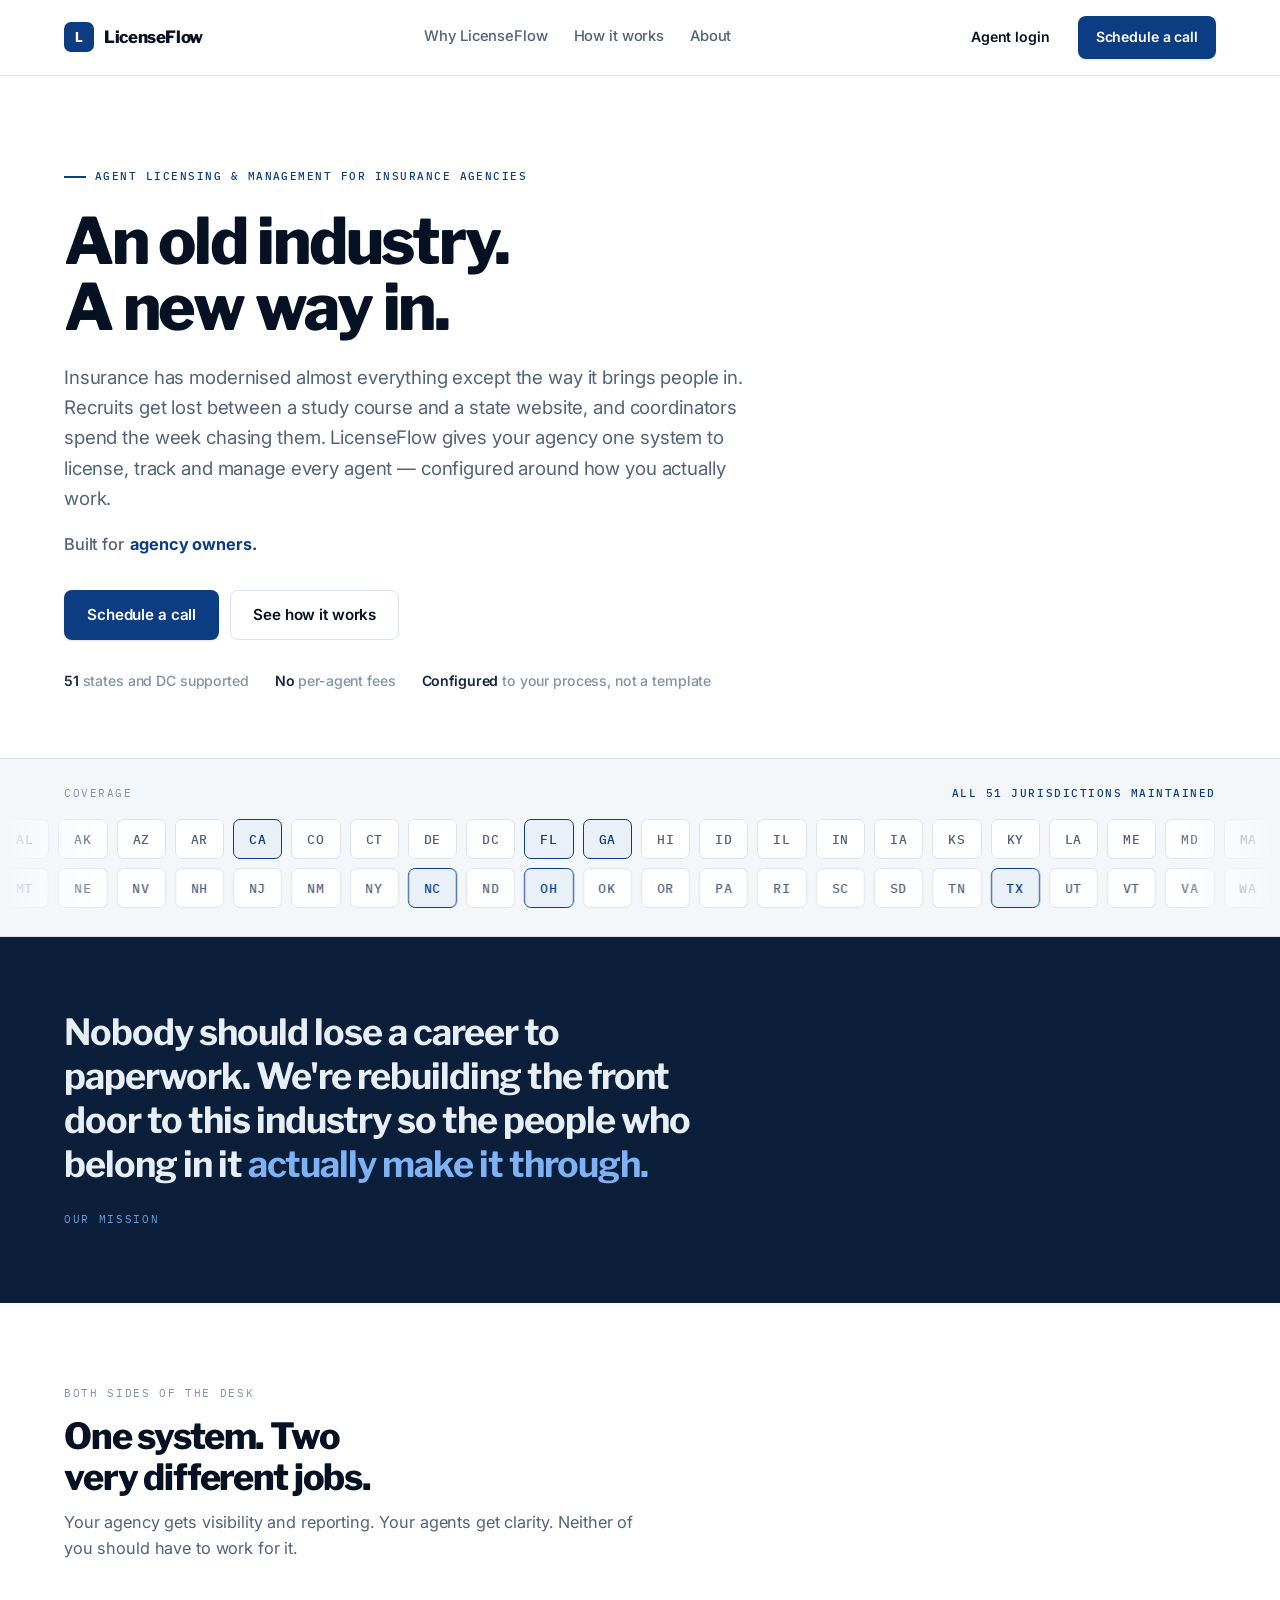
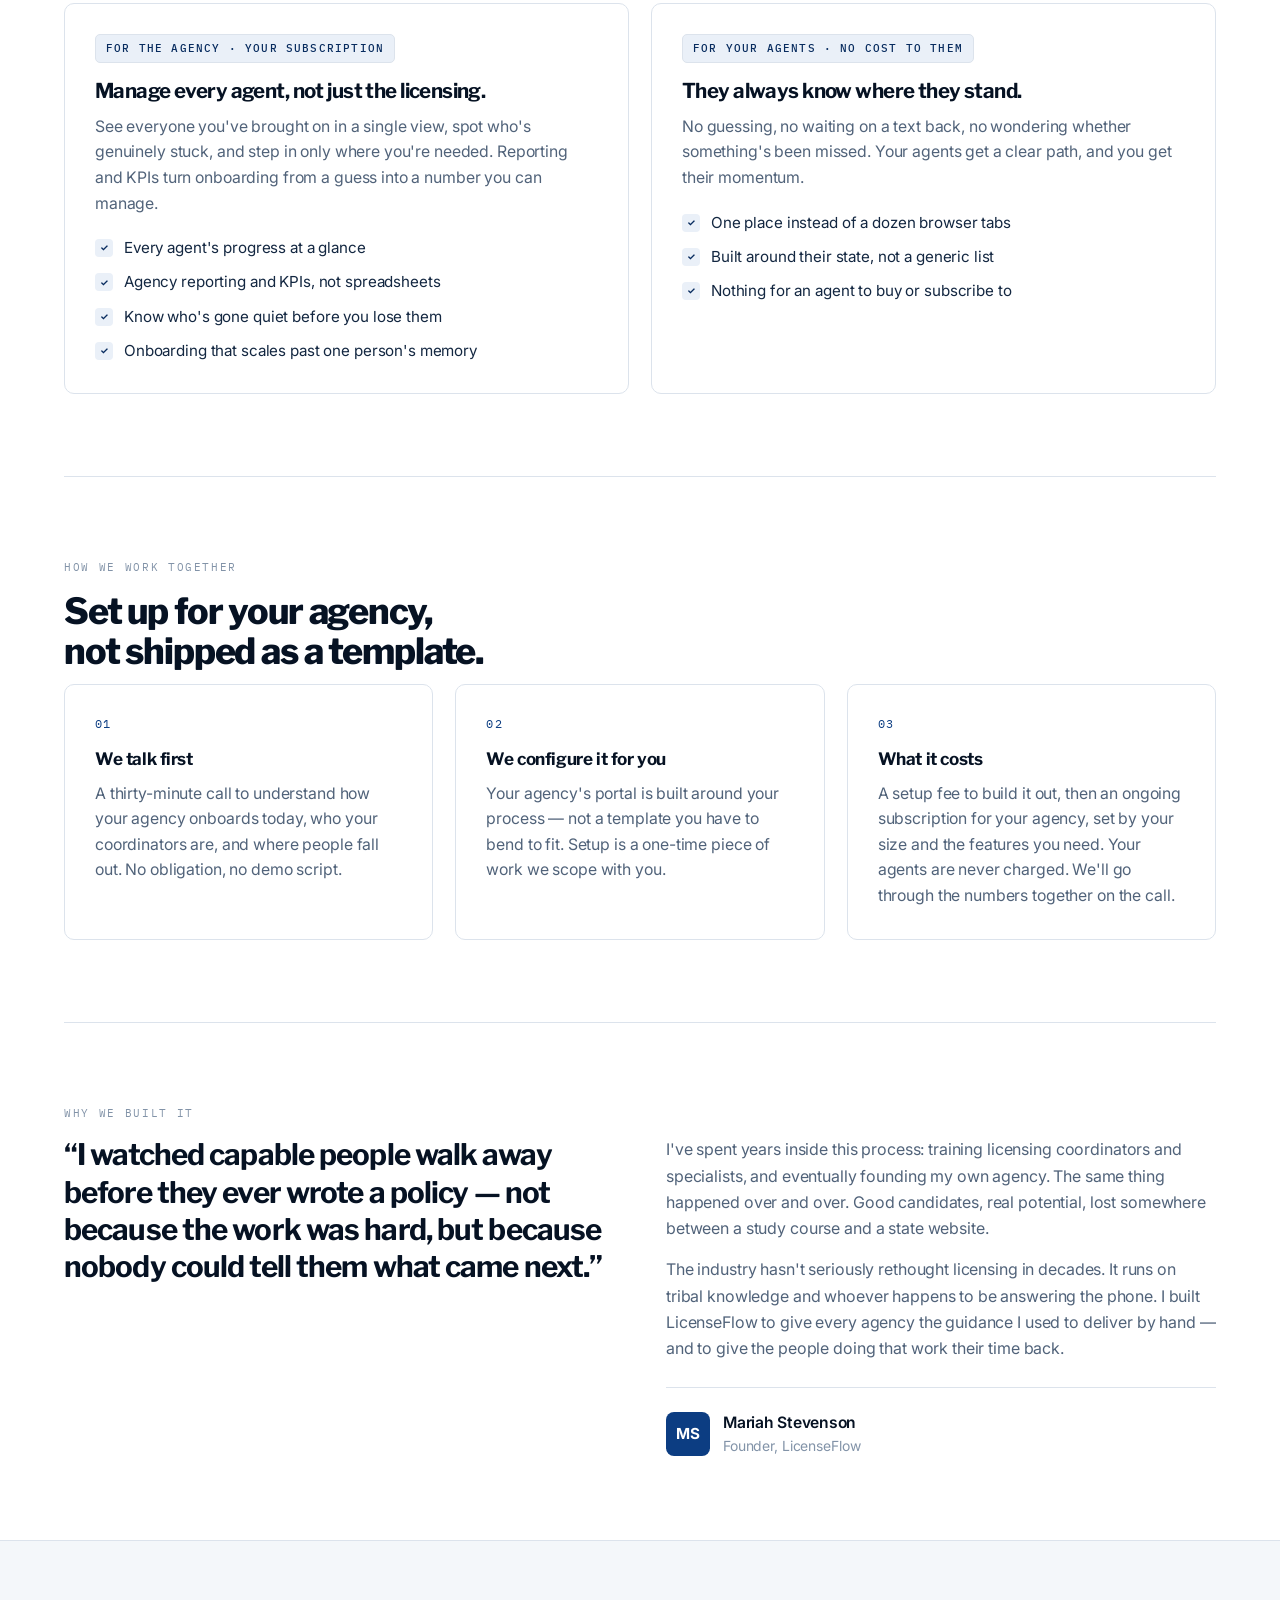
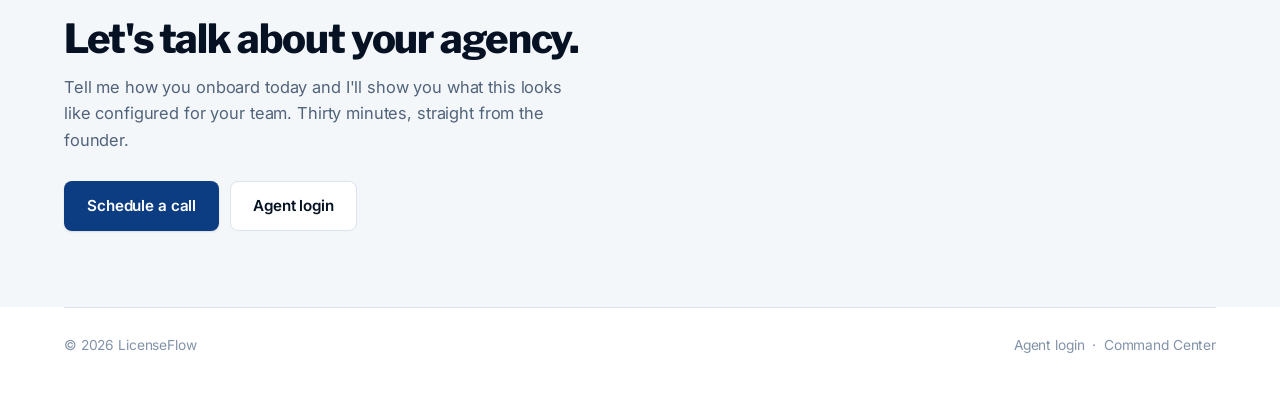
<file: index.html>
<!DOCTYPE html>
<html lang="en">
<head>
<meta charset="UTF-8"/>
<meta name="viewport" content="width=device-width, initial-scale=1.0"/>
<title>LicenseFlow — Agent licensing &amp; management for insurance agencies</title>
<meta name="description" content="LicenseFlow gives insurance agencies one system to license, track and manage every agent — configured around how your agency actually works. Covering all 51 US licensing jurisdictions."/>
<meta property="og:title" content="LicenseFlow — An old industry. A new way in."/>
<meta property="og:description" content="One system to license, track and manage every agent in your agency. Configured around how you actually work."/>
<meta property="og:type" content="website"/>
<meta property="og:url" content="https://lifelicenseflow.com/"/>
<link rel="canonical" href="https://lifelicenseflow.com/"/>
<link rel="preconnect" href="https://fonts.googleapis.com"/>
<link rel="preconnect" href="https://fonts.gstatic.com" crossorigin/>
<link rel="stylesheet" href="https://fonts.googleapis.com/css2?family=IBM+Plex+Mono:wght@400;500&family=Inter:wght@400;500;600;700&family=Libre+Franklin:wght@600;700;800&display=swap"/>
<link rel="stylesheet" href="landing.css?v=1"/>
<link rel="stylesheet" href="agency.css?v=6"/>
<script src="config.js"></script>
<script>
/* Which product is this host serving? Decided from the hostname alone,
   before anything paints, so an agency's agents never see a flash of
   LicenseFlow's sales page on their own portal. The database still has
   the final say on whether the agency exists -- this only picks which
   of the two documents is allowed to show. */
(function(){
  var h = (location.hostname || "").toLowerCase(), d = "lifelicenseflow.com", sub = "";
  if (h !== d && h.slice(-(d.length + 1)) === "." + d) sub = h.slice(0, -(d.length + 1));
  var tenant = sub && sub !== "www" && sub.indexOf(".") === -1;
  document.documentElement.className = tenant ? "is-tenant" : "is-platform";
})();
</script>
</head>
<body>

<a class="skip" href="#main">Skip to content</a>

<div id="lfSite">

<div class="navwrap">
  <div class="bound nav">
    <a class="logo" href="index.html"><i>L</i> LicenseFlow</a>
    <nav class="nav-links" aria-label="Primary">
      <a href="#value">Why LicenseFlow</a>
      <a href="#how">How it works</a>
      <a href="#founder">About</a>
    </nav>
    <span class="nav-r">
      <a class="btn btn-ghost btn-sm" href="login.html?mode=login">Agent login</a>
      <a class="btn btn-pri btn-sm" href="https://calendly.com/admin-lifelicenseflow/30min" target="_blank" rel="noopener">Schedule a call</a>
    </span>
  </div>
</div>

<main id="main">

  <header class="hero">
    <div class="bound">
      <div class="eyebrow">Agent licensing &amp; management for insurance agencies</div>
      <h1>An old industry. A new way in.</h1>
      <p class="lead">Insurance has modernised almost everything except the way it brings people in. Recruits get lost between a study course and a state website, and coordinators spend the week chasing them. LicenseFlow gives your agency one system to license, track and manage every agent — configured around how you actually work.</p>
      <p class="rev">
        <span class="pre">Built for</span>
        <span class="rev-slot" id="revSlot"></span>
      </p>
      <div class="btns">
        <a class="btn btn-pri" href="https://calendly.com/admin-lifelicenseflow/30min" target="_blank" rel="noopener">Schedule a call</a>
        <a class="btn btn-line" href="#how">See how it works</a>
      </div>
      <div class="trust">
        <span><b>51</b> states and DC supported</span>
        <span><b>No</b> per-agent fees</span>
        <span><b>Configured</b> to your process, not a template</span>
      </div>
    </div>
  </header>

  <section class="flowband" aria-label="Licensing coverage">
    <div class="flow-lab">
      <span>Coverage</span>
      <span><b>All 51 jurisdictions maintained</b></span>
    </div>
    <div class="rail" aria-hidden="true"><div class="track a" id="trackA"></div></div>
    <div class="rail" aria-hidden="true"><div class="track b" id="trackB"></div></div>
  </section>

  <section class="band">
    <div class="bound">
      <p>Nobody should lose a career to paperwork. We're rebuilding the front door to this industry so the people who belong in it <span>actually make it through.</span></p>
      <div class="sig">Our mission</div>
    </div>
  </section>

  <div class="bound">

    <section class="sec" id="value">
      <div class="sec-lab">Both sides of the desk</div>
      <h2>One system. Two very different jobs.</h2>
      <p class="sub">Your agency gets visibility and reporting. Your agents get clarity. Neither of you should have to work for it.</p>
      <div class="grid2">
        <div class="card">
          <span class="tagline">For the agency · your subscription</span>
          <h3>Manage every agent, not just the licensing.</h3>
          <p>See everyone you've brought on in a single view, spot who's genuinely stuck, and step in only where you're needed. Reporting and KPIs turn onboarding from a guess into a number you can manage.</p>
          <div class="list">
            <span class="li"><i>✓</i>Every agent's progress at a glance</span>
            <span class="li"><i>✓</i>Agency reporting and KPIs, not spreadsheets</span>
            <span class="li"><i>✓</i>Know who's gone quiet before you lose them</span>
            <span class="li"><i>✓</i>Onboarding that scales past one person's memory</span>
          </div>
        </div>
        <div class="card">
          <span class="tagline">For your agents · no cost to them</span>
          <h3>They always know where they stand.</h3>
          <p>No guessing, no waiting on a text back, no wondering whether something's been missed. Your agents get a clear path, and you get their momentum.</p>
          <div class="list">
            <span class="li"><i>✓</i>One place instead of a dozen browser tabs</span>
            <span class="li"><i>✓</i>Built around their state, not a generic list</span>
            <span class="li"><i>✓</i>Nothing for an agent to buy or subscribe to</span>
          </div>
        </div>
      </div>
    </section>

    <section class="sec" id="how">
      <div class="sec-lab">How we work together</div>
      <h2>Set up for your agency, not shipped as a template.</h2>
      <div class="grid3">
        <div class="card">
          <div class="stepn">01</div>
          <h4>We talk first</h4>
          <p>A thirty-minute call to understand how your agency onboards today, who your coordinators are, and where people fall out. No obligation, no demo script.</p>
        </div>
        <div class="card">
          <div class="stepn">02</div>
          <h4>We configure it for you</h4>
          <p>Your agency's portal is built around your process — not a template you have to bend to fit. Setup is a one-time piece of work we scope with you.</p>
        </div>
        <div class="card">
          <div class="stepn">03</div>
          <h4>What it costs</h4>
          <p>A setup fee to build it out, then an ongoing subscription for your agency, set by your size and the features you need. Your agents are never charged. We'll go through the numbers together on the call.</p>
        </div>
      </div>
    </section>

    <section class="sec" id="founder">
      <div class="sec-lab">Why we built it</div>
      <div class="fgrid">
        <blockquote>“I watched capable people walk away before they ever wrote a policy — not because the work was hard, but because nobody could tell them what came next.”</blockquote>
        <div class="body">
          <p>I've spent years inside this process: training licensing coordinators and specialists, and eventually founding my own agency. The same thing happened over and over. Good candidates, real potential, lost somewhere between a study course and a state website.</p>
          <p>The industry hasn't seriously rethought licensing in decades. It runs on tribal knowledge and whoever happens to be answering the phone. I built LicenseFlow to give every agency the guidance I used to deliver by hand — and to give the people doing that work their time back.</p>
          <div class="fname">
            <span class="av">MS</span>
            <span><b>Mariah Stevenson</b><span class="role">Founder, LicenseFlow</span></span>
          </div>
        </div>
      </div>
    </section>

  </div>

  <section class="close" id="schedule">
    <div class="bound">
      <h2>Let's talk about your agency.</h2>
      <p>Tell me how you onboard today and I'll show you what this looks like configured for your team. Thirty minutes, straight from the founder.</p>
      <div class="btns">
        <a class="btn btn-pri" href="https://calendly.com/admin-lifelicenseflow/30min" target="_blank" rel="noopener">Schedule a call</a>
        <a class="btn btn-line" href="login.html?mode=login">Agent login</a>
      </div>
    </div>
  </section>

</main>

</div><!-- /#lfSite -->

<main id="agencyHome" hidden></main>

<div class="bound foot" id="lfFoot">
  <span>© <span id="yr">2026</span> LicenseFlow</span>
  <span><a href="login.html?mode=login">Agent login</a> &nbsp;&#183;&nbsp; <a href="admin-login.html">Command Center</a></span>
</div>

<script>
document.getElementById("yr").textContent = new Date().getFullYear();

/* ---------- revolving audience line ---------- */
(function(){
  var slot = document.getElementById("revSlot");
  if(!slot) return;
  var roles = ["agency owners.","licensing coordinators.","recruiting teams.","the agents they bring in."];
  var reduce = window.matchMedia && window.matchMedia("(prefers-reduced-motion: reduce)").matches;

  roles.forEach(function(r){
    var s = document.createElement("span");
    s.textContent = r;
    slot.appendChild(s);
  });
  var nodes = slot.querySelectorAll("span");
  if(!nodes.length) return;

  nodes[0].classList.add("in");
  if (reduce) return;

  var i = 0;
  setInterval(function(){
    var cur = nodes[i], nxt = nodes[(i + 1) % nodes.length];
    cur.classList.remove("in"); cur.classList.add("out");
    nxt.classList.remove("out"); void nxt.offsetWidth; nxt.classList.add("in");
    i = (i + 1) % nodes.length;
  }, 3200);
})();

/* ---------- continuous coverage rails ---------- */
(function(){
  var codes = ["AL","AK","AZ","AR","CA","CO","CT","DE","DC","FL","GA","HI","ID","IL","IN","IA","KS","KY","LA","ME","MD","MA","MI","MN","MS","MO","MT","NE","NV","NH","NJ","NM","NY","NC","ND","OH","OK","OR","PA","RI","SC","SD","TN","TX","UT","VT","VA","WA","WV","WI","WY"];
  var half = Math.ceil(codes.length / 2);
  function fill(el, arr, live){
    if(!el) return;
    var html = "";
    for (var pass = 0; pass < 2; pass++){
      arr.forEach(function(c){
        html += '<span class="tile' + (live.indexOf(c) > -1 ? " on" : "") + '">' + c + '</span>';
      });
    }
    el.innerHTML = html;
  }
  fill(document.getElementById("trackA"), codes.slice(0, half), ["CA","FL","GA"]);
  fill(document.getElementById("trackB"), codes.slice(half),    ["TX","NC","OH"]);
})();
</script>
<script type="module" src="agency-home.js?v=6"></script>
</body>
</html>
</file>
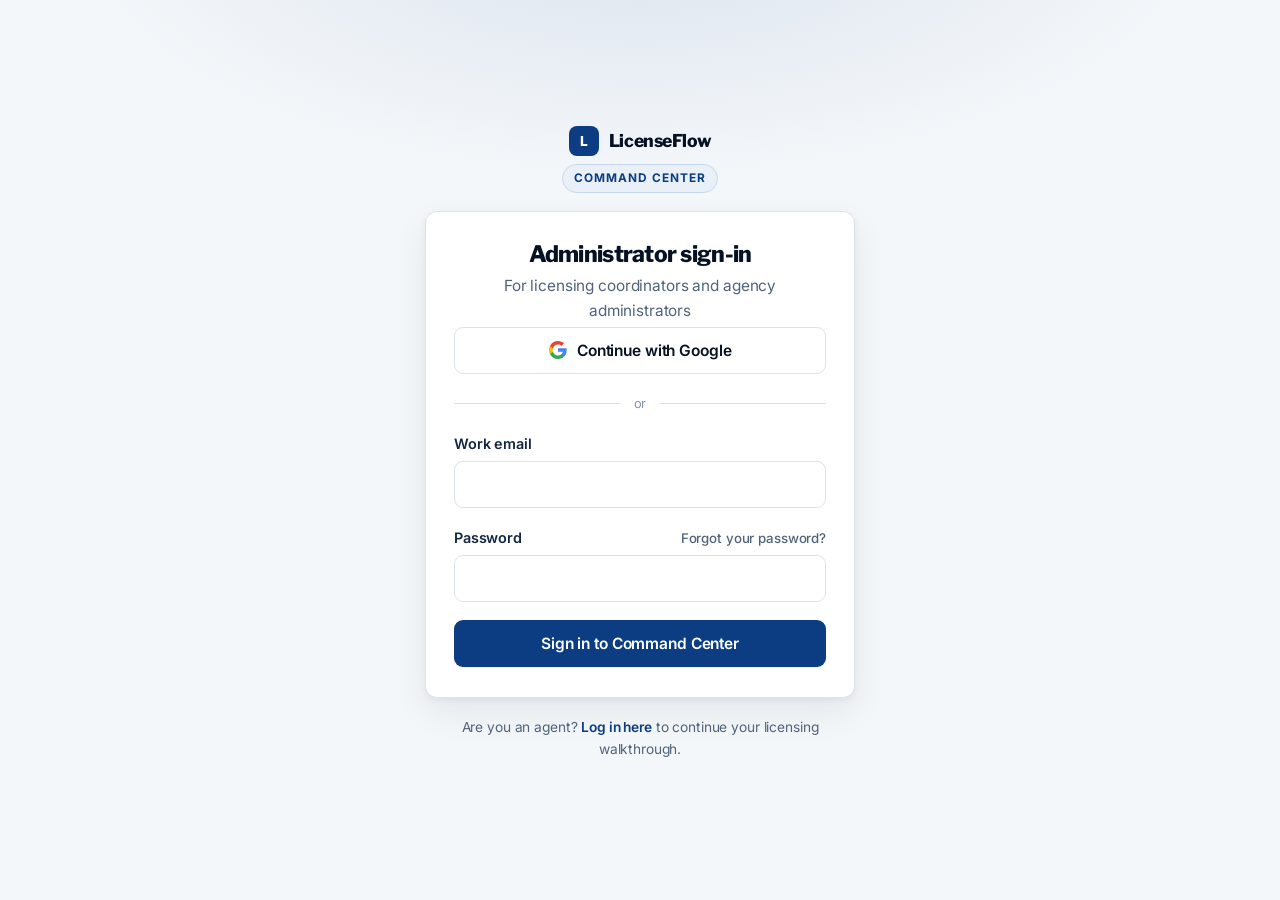
<file: admin-login.html>
<!DOCTYPE html>
<html lang="en">
<head>
<meta charset="UTF-8"/>
<meta name="viewport" content="width=device-width, initial-scale=1.0"/>
<title>Command Center &#8212; LicenseFlow</title>
<meta name="robots" content="noindex"/>
<link rel="preconnect" href="https://fonts.googleapis.com"/>
<link rel="preconnect" href="https://fonts.gstatic.com" crossorigin/>
<link rel="stylesheet" href="https://fonts.googleapis.com/css2?family=Inter:wght@400;500;600;700&family=Libre+Franklin:wght@600;700;800&display=swap"/>
<link rel="stylesheet" href="auth.css?v=5"/>
<script src="config.js"></script>
</head>
<body class="admin-auth">
<div class="screen">
  <div class="screen-inner">
    <a class="brand" href="index.html" style="justify-content:center;margin-bottom:8px"><span class="mark" data-brand-initial>L</span> <span data-brand-name>LicenseFlow</span></a>
    <div class="cc-badge">Command Center</div>
    <div class="agency-line" data-agency-name hidden></div>

    <div class="card pad">
      <h2 style="text-align:center;font-size:1.42rem">Administrator sign-in</h2>
      <p class="muted center" style="margin-top:0">For licensing coordinators and agency administrators</p>

      <div id="alert" class="alert"></div>

      <div id="already" style="display:none">
        <p class="muted center" id="alreadyWho" style="margin-bottom:16px"></p>
        <button id="alreadyGo" class="btn btn-primary btn-block" type="button">Continue to Command Center</button>
        <button id="alreadyOut" class="btn btn-ghost btn-block" type="button" style="margin-top:10px">Use a different account</button>
      </div>

      <button id="google" class="btn btn-ghost btn-block btn-google" type="button">
        <svg class="g-icon" width="18" height="18" viewBox="0 0 18 18" aria-hidden="true" focusable="false">
          <path fill="#4285F4" d="M17.64 9.2c0-.64-.06-1.25-.16-1.84H9v3.48h4.84a4.14 4.14 0 0 1-1.8 2.72v2.26h2.91c1.7-1.57 2.69-3.88 2.69-6.62z"/>
          <path fill="#34A853" d="M9 18c2.43 0 4.47-.8 5.96-2.18l-2.91-2.26c-.81.54-1.84.86-3.05.86-2.35 0-4.33-1.58-5.04-3.71H.96v2.33A9 9 0 0 0 9 18z"/>
          <path fill="#FBBC05" d="M3.96 10.71a5.41 5.41 0 0 1 0-3.42V4.96H.96a9 9 0 0 0 0 8.08l3-2.33z"/>
          <path fill="#EA4335" d="M9 3.58c1.32 0 2.5.45 3.44 1.35l2.58-2.58C13.46.89 11.43 0 9 0A9 9 0 0 0 .96 4.96l3 2.33C4.67 5.16 6.65 3.58 9 3.58z"/>
        </svg>
        <span class="g-label">Continue with Google</span>
      </button>

      <div class="or"><span>or</span></div>

      <form id="form">
        <label for="email">Work email</label>
        <input id="email" name="email" type="email" required autocomplete="email"/>
        <div class="lbl-row" style="margin-top:18px">
          <label for="password" style="margin:0 0 6px">Password</label>
          <a href="#" id="forgot" class="lnk-quiet">Forgot your password?</a>
        </div>
        <input id="password" name="password" type="password" required minlength="6" autocomplete="current-password"/>
        <button id="submit" class="btn btn-primary btn-block" type="submit" style="margin-top:18px">Sign in to Command Center</button>
      </form>
    </div>

    <p class="hint center" style="margin-top:18px">
      Are you an agent? <a href="login.html">Log in here</a> to continue your licensing walkthrough.
    </p>
  </div>
</div>
<script type="module" src="admin-auth.js?v=9"></script>
</body>
</html>
</file>
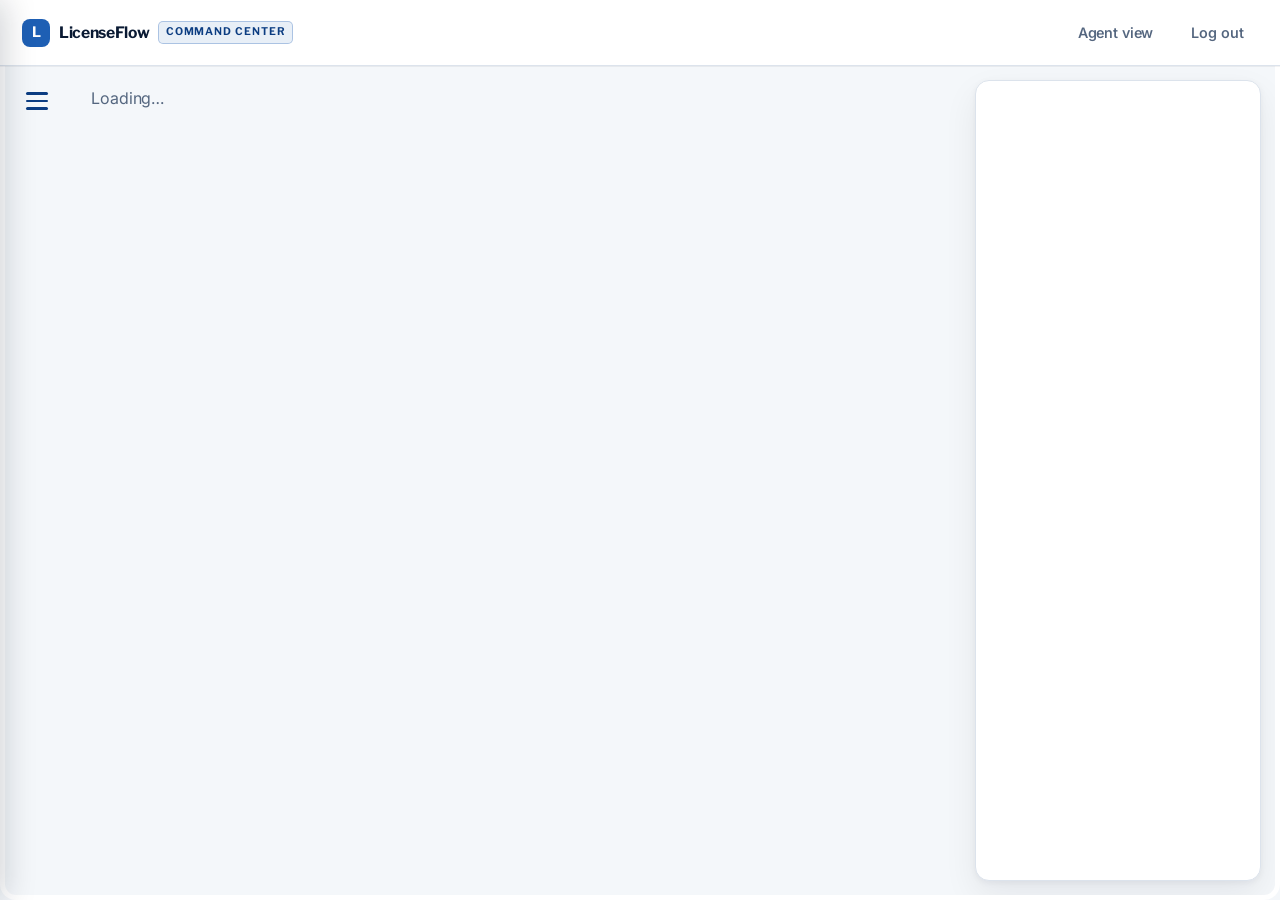
<file: admin.html>
<!DOCTYPE html>
<html lang="en">
<head>
<meta charset="UTF-8"/>
<meta name="viewport" content="width=device-width, initial-scale=1.0"/>
<title>LicenseFlow — Command Center</title>
<link rel="preconnect" href="https://fonts.googleapis.com"/>
<link rel="preconnect" href="https://fonts.gstatic.com" crossorigin/>
<link rel="stylesheet" href="https://fonts.googleapis.com/css2?family=Inter:wght@400;500;600;700&family=Libre+Franklin:wght@600;700;800&display=swap"/>
<link rel="stylesheet" href="styles.css?v=38"/>
<link rel="stylesheet" href="admin.css?v=40"/>
<script src="config.js"></script>
</head>
<body>

<div class="cc-top">
  <a class="cc-brand" href="admin.html"><span class="mark">L</span> LicenseFlow
    <span class="tag-agency">Command Center</span>
    <span class="cc-agency" data-agency-name hidden></span></a>
  <div style="display:flex;gap:9px;align-items:center">
    <a class="btn btn-quiet btn-sm" href="app.html">Agent view</a>
    <button class="btn btn-quiet btn-sm" id="logout">Log out</button>
  </div>
</div>

<!-- Filled by renderTabs() for LicenseFlow staff only: one tab per
     agency, so switching between them never means changing domain or
     signing in as somebody else. -->
<div class="cc-tabs" id="tabs" hidden></div>

<!-- The three halves of the job. Filled by renderSections(): clicking
     one swaps what the left nav is listing, so nobody has to read past
     twelve unrelated entries to find the one they want. -->
<div class="cc-secbar" id="secbar" hidden></div>

<div class="cc-body">
  <!-- A narrow gutter, not a list. Everything that used to be down the
       side is behind the button, so the page starts where the work is. -->
  <div class="cc-gutter">
    <button class="cc-burger" id="navOpen" type="button" aria-label="Open the menu">
      <span class="b"></span><span class="b"></span><span class="b"></span>
    </button>
    <em class="cc-burger-n" id="navCount" hidden></em>
  </div>
  <main class="cc-main" id="root"><p class="muted">Loading…</p></main>
  <aside class="cc-rail" id="rail"></aside>
</div>

<div class="cc-scrim" id="navScrim" hidden></div>
<nav class="cc-nav" id="nav" aria-label="All screens"></nav>

<script type="module" src="admin.js?v=72"></script>
</body>
</html>
</file>
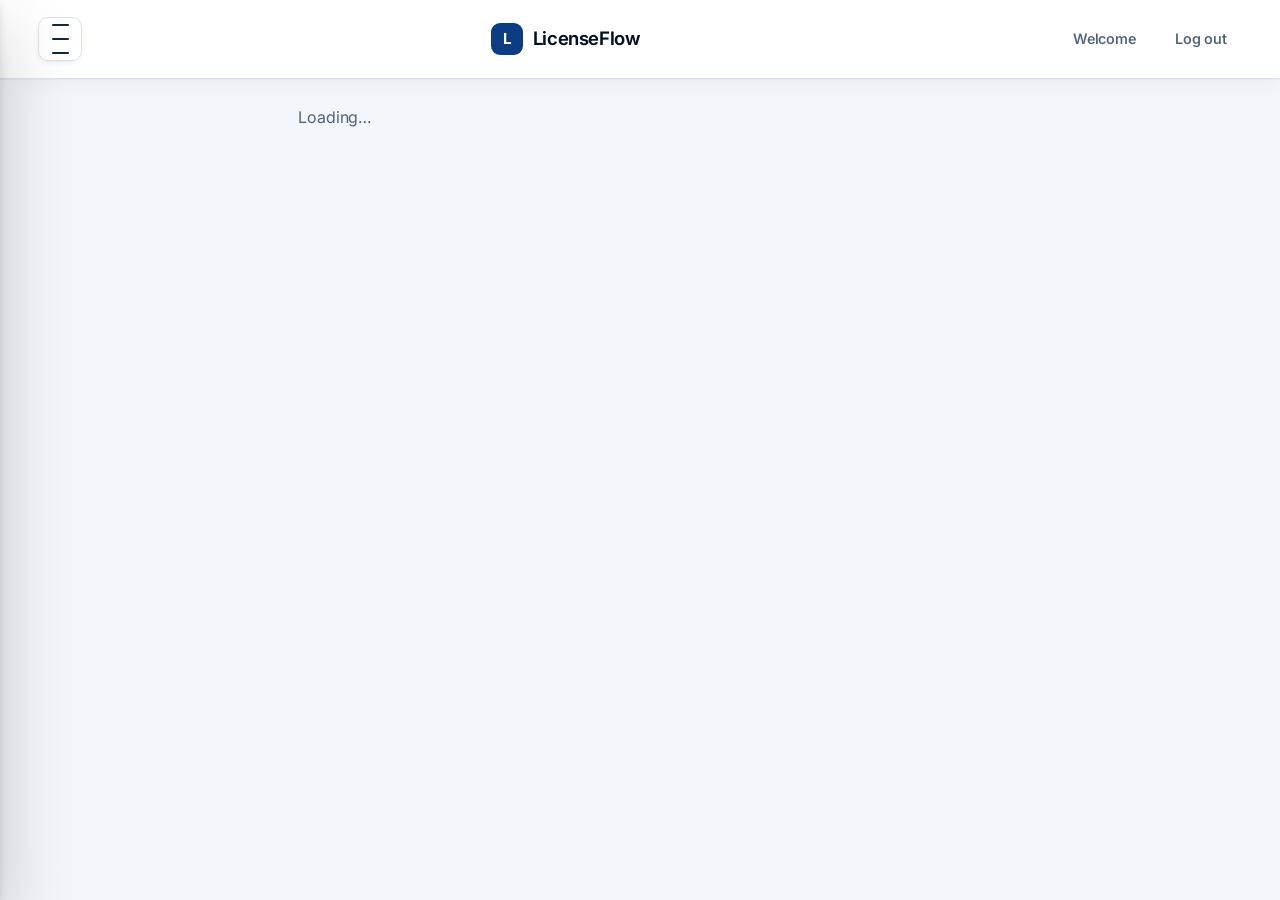
<file: app.html>
<!DOCTYPE html>
<html lang="en">
<head>
<meta charset="UTF-8"/>
<meta name="viewport" content="width=device-width, initial-scale=1.0"/>
<title>LicenseFlow</title>
<link rel="preconnect" href="https://fonts.googleapis.com"/>
<link rel="preconnect" href="https://fonts.gstatic.com" crossorigin/>
<link rel="stylesheet" href="https://fonts.googleapis.com/css2?family=Inter:wght@400;500;600;700&family=Libre+Franklin:wght@600;700;800&display=swap"/>
<link rel="stylesheet" href="styles.css?v=38"/>
<script src="config.js"></script>
</head>
<body>
<header class="appbar">
  <div class="container top" style="gap:12px">
    <button class="lf-burger" id="lfOpen" aria-label="Open resources" aria-expanded="false" aria-controls="lfDrawer" type="button">
      <span></span><span></span><span></span>
    </button>
    <a class="brand" href="app.html"><span class="mark" data-brand-initial>L</span> <span data-brand-name>LicenseFlow</span></a>
    <span class="agency-tag" data-agency-name hidden></span>
    <div style="display:flex;gap:10px;align-items:center">
      <span class="muted" id="who" style="font-size:.9rem"></span>
      <a class="btn btn-quiet btn-sm" href="#/welcome">Welcome</a>
      <button class="btn btn-quiet btn-sm" id="logout">Log out</button>
    </div>
  </div>
</header>
<!-- The progress band lives outside #root so it can span the whole
     window. Views fill it or empty it; see setStepBar() in app.js. -->
<div id="stepbar"></div>
<div id="root"><div class="wt"><p class="muted">Loading&#8230;</p></div></div>
<div class="lf-scrim" id="lfScrim"></div>
<aside class="lf-drawer" id="lfDrawer" role="dialog" aria-modal="true" aria-label="Resources and your details">
  <div class="lf-dh"><h3>Resources</h3><button class="lf-x" id="lfClose" aria-label="Close" type="button">&#10005;</button></div>
  <div class="lf-db" id="lfBody"></div>
  <div class="lf-df">Need a hand? Ask your licensing coordinator.</div>
</aside>
<script type="module" src="app.js?v=61"></script>
</body>
</html>
</file>
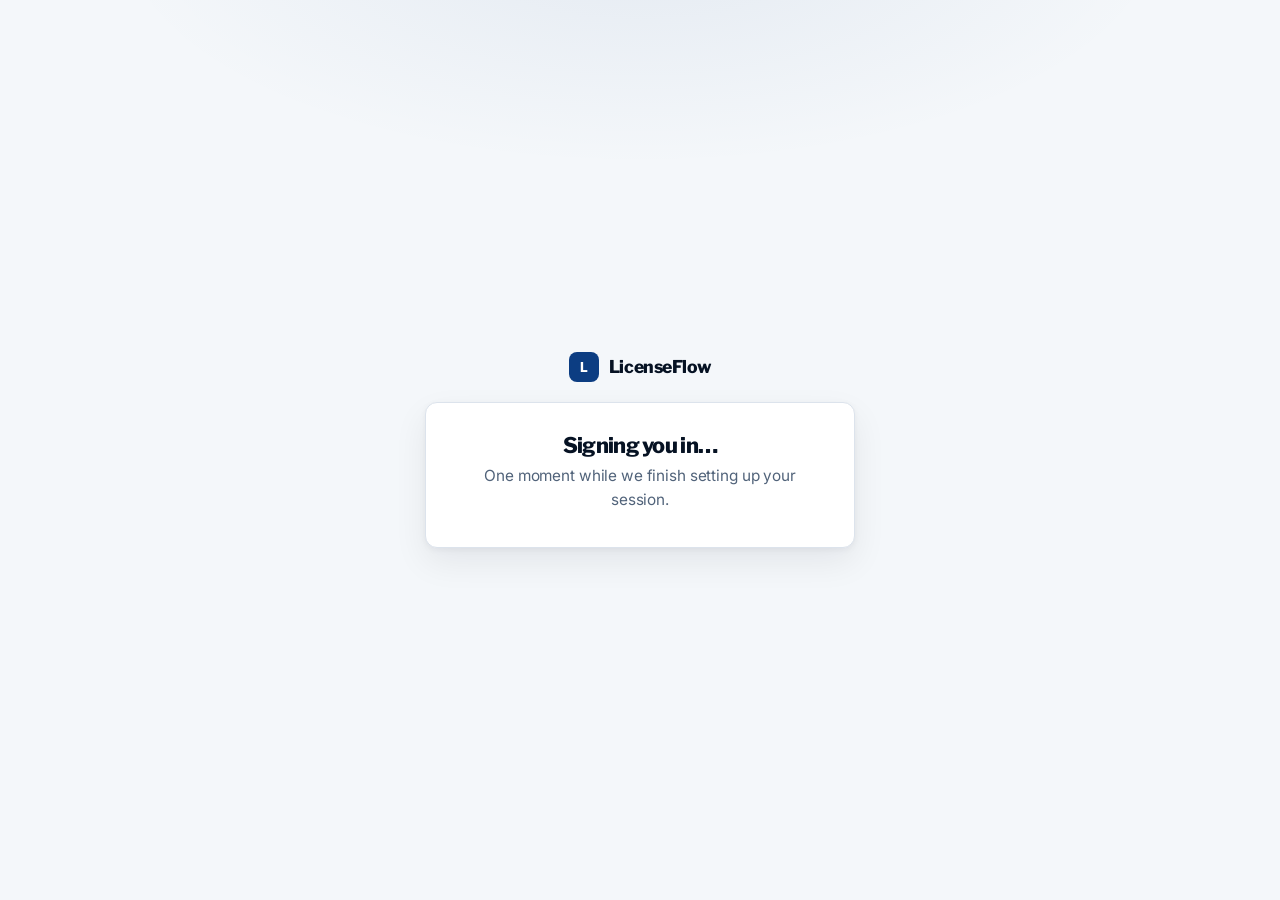
<file: auth-callback.html>
<!DOCTYPE html>
<html lang="en">
<head>
<meta charset="UTF-8"/>
<meta name="viewport" content="width=device-width, initial-scale=1.0"/>
<meta name="robots" content="noindex"/>
<title>Signing you in — LicenseFlow</title>
<link rel="preconnect" href="https://fonts.googleapis.com"/>
<link rel="preconnect" href="https://fonts.gstatic.com" crossorigin/>
<link rel="stylesheet" href="https://fonts.googleapis.com/css2?family=Inter:wght@400;500;600;700&family=Libre+Franklin:wght@600;700;800&display=swap"/>
<link rel="stylesheet" href="auth.css?v=5"/>
<script src="config.js"></script>
</head>
<body>
<div class="screen">
  <div class="screen-inner">
    <a class="brand" href="index.html" style="justify-content:center;margin-bottom:20px"><span class="mark">L</span> LicenseFlow</a>
    <div class="card pad" style="text-align:center">
      <h2 id="title" style="font-size:1.35rem;margin-bottom:6px">Signing you in…</h2>
      <p class="muted" id="sub" style="margin-top:0">One moment while we finish setting up your session.</p>
      <div id="alert" class="alert"></div>
      <p id="actions" style="display:none;margin-top:18px">
        <a class="btn btn-primary btn-block" href="login.html?mode=login">Back to log in</a>
      </p>
    </div>
  </div>
</div>
<script type="module" src="auth-callback.js?v=2"></script>
</body>
</html>
</file>
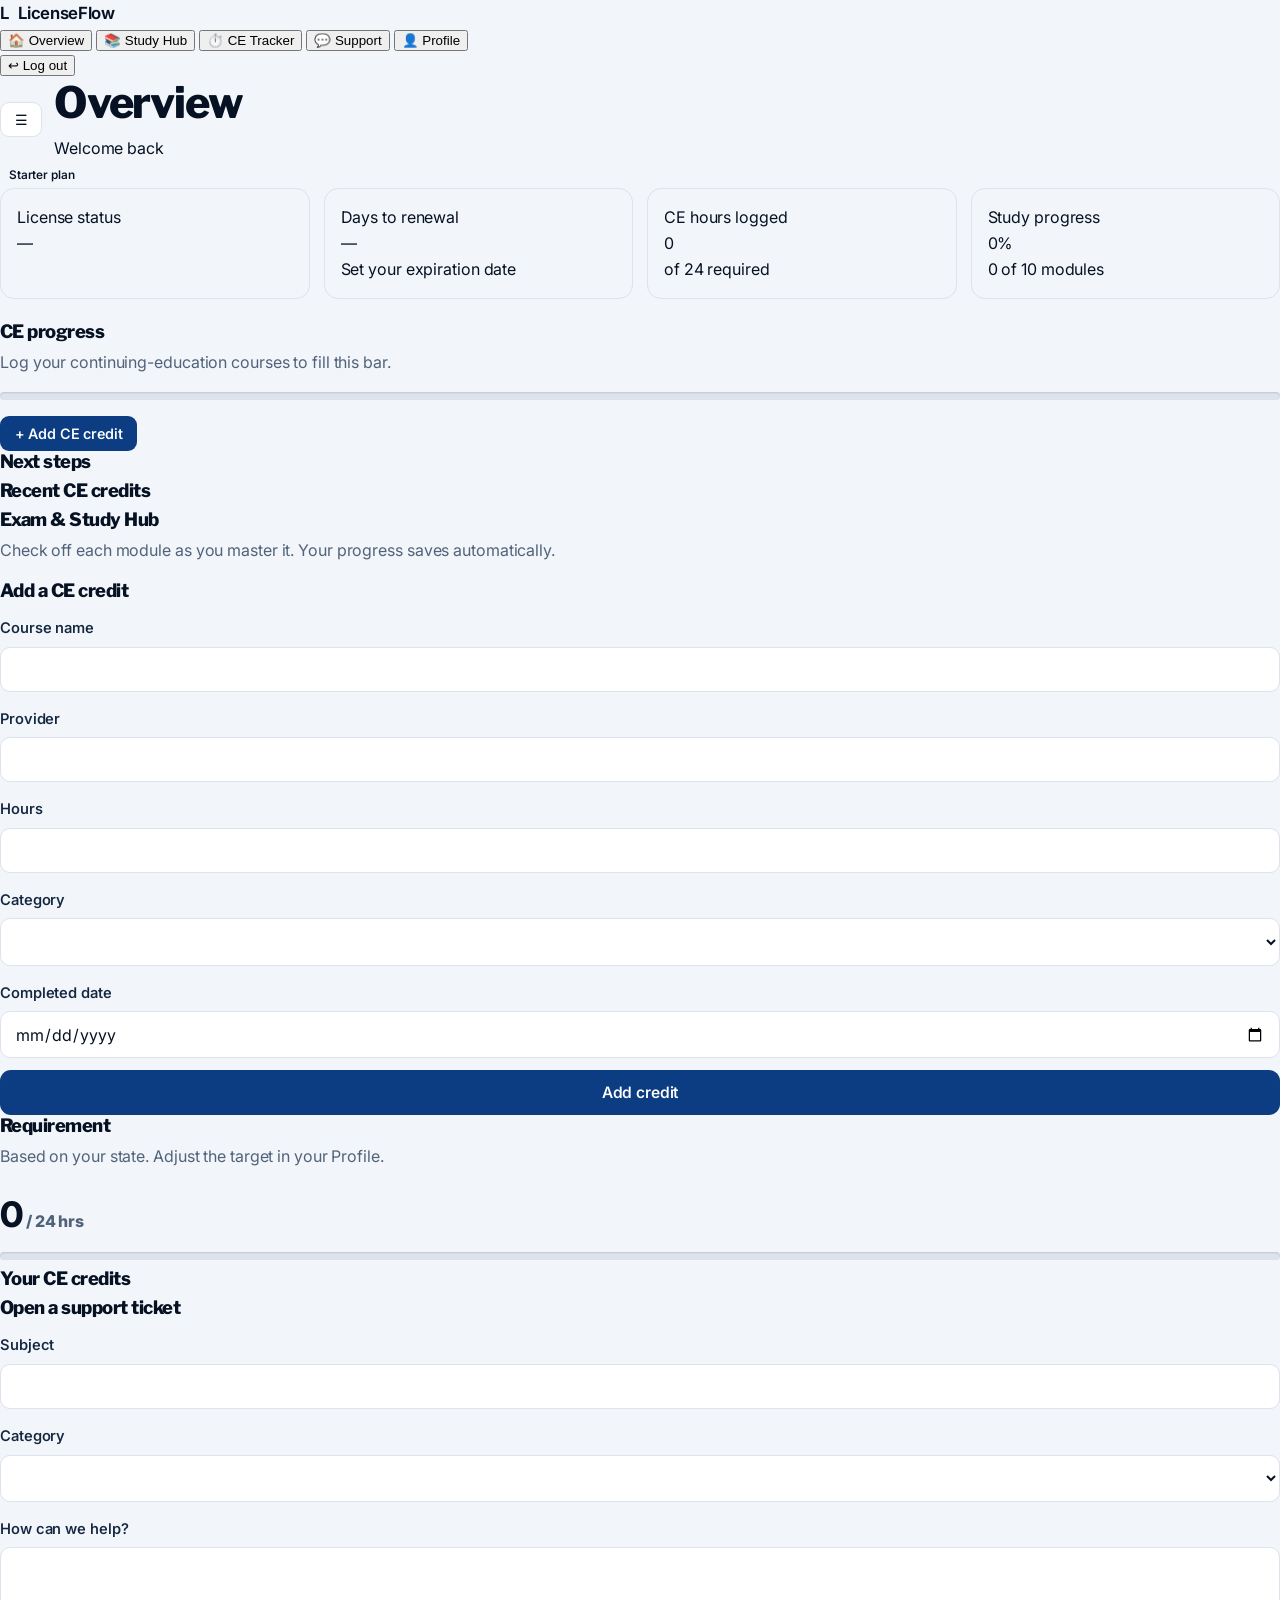
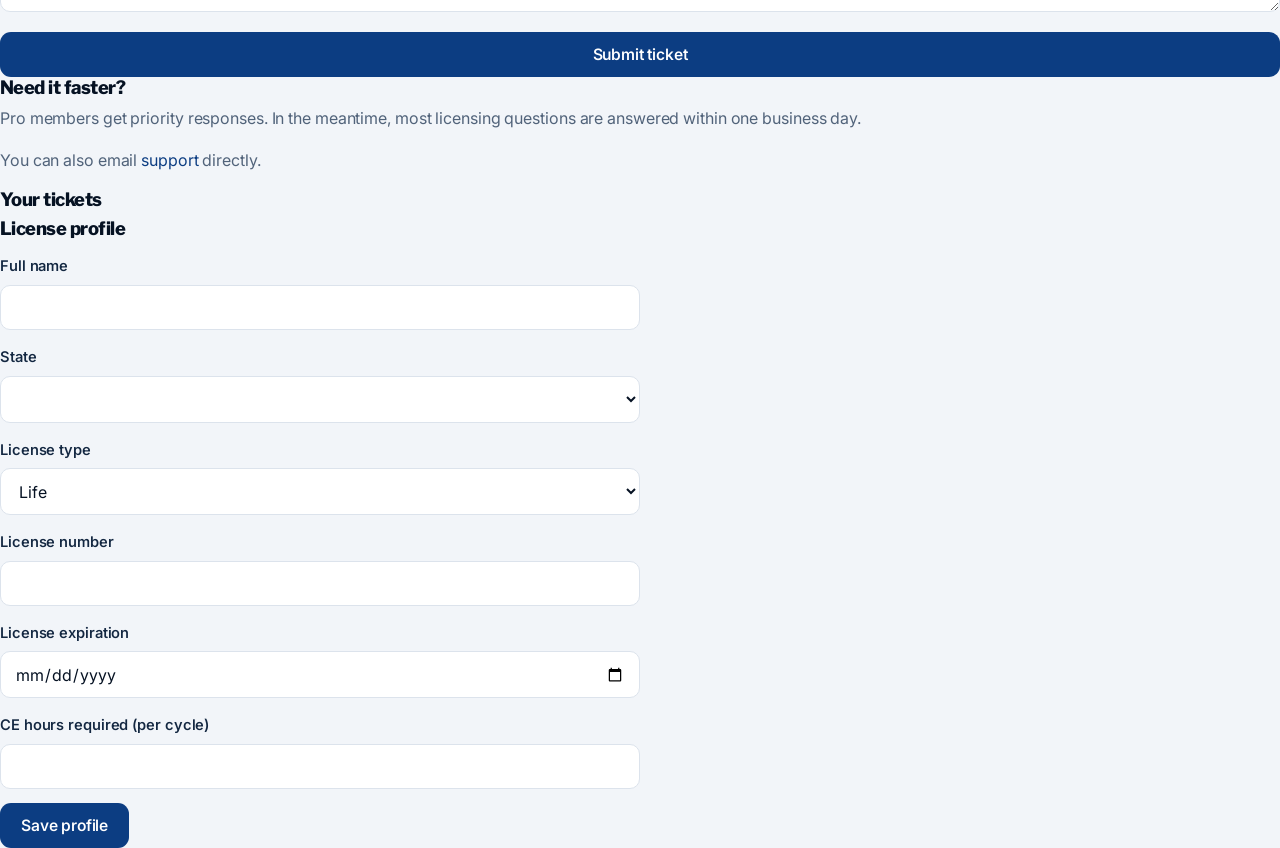
<file: dashboard.html>
<!DOCTYPE html>
<html lang="en">
<head>
<meta charset="UTF-8" />
<meta name="viewport" content="width=device-width, initial-scale=1.0" />
<title>Dashboard · LicenseFlow</title>
<link rel="preconnect" href="https://fonts.googleapis.com"/>
<link rel="preconnect" href="https://fonts.gstatic.com" crossorigin/>
<link rel="stylesheet" href="https://fonts.googleapis.com/css2?family=Inter:wght@400;500;600;700&family=Libre+Franklin:wght@600;700;800&display=swap"/>
<link rel="stylesheet" href="styles.css?v=8" />
<script src="config.js"></script>
<script src="data.js"></script>
</head>
<body>
<div class="overlay" id="overlay"></div>
<div class="app">
  <!-- SIDEBAR -->
  <aside class="sidebar" id="sidebar">
    <a class="brand" href="index.html"><span class="logo">L</span> LicenseFlow</a>
    <nav>
      <button class="side-link active" data-view="overview"><span class="i">🏠</span> Overview</button>
      <button class="side-link" data-view="study"><span class="i">📚</span> Study Hub</button>
      <button class="side-link" data-view="ce"><span class="i">⏱️</span> CE Tracker</button>
      <button class="side-link" data-view="support"><span class="i">💬</span> Support</button>
      <button class="side-link" data-view="profile"><span class="i">👤</span> Profile</button>
    </nav>
    <div class="foot">
      <button class="side-link" id="logoutBtn"><span class="i">↩︎</span> Log out</button>
    </div>
  </aside>

  <!-- MAIN -->
  <main class="main">
    <div class="topbar">
      <div style="display:flex;align-items:center;gap:12px">
        <button class="btn btn-ghost btn-sm mobile-only" id="menuBtn">☰</button>
        <div>
          <h1 id="viewTitle">Overview</h1>
          <div class="hello" id="hello">Welcome back</div>
        </div>
      </div>
      <span class="badge badge-blue" id="planBadge">Starter plan</span>
    </div>

    <!-- OVERVIEW -->
    <section class="view active" id="view-overview">
      <div class="kpis">
        <div class="kpi"><div class="lbl">License status</div><div class="val" id="kpiStatus">—</div><div class="sub" id="kpiStatusSub"></div></div>
        <div class="kpi"><div class="lbl">Days to renewal</div><div class="val" id="kpiDays">—</div><div class="sub" id="kpiDaysSub">Set your expiration date</div></div>
        <div class="kpi"><div class="lbl">CE hours logged</div><div class="val" id="kpiCE">0</div><div class="sub" id="kpiCESub">of 24 required</div></div>
        <div class="kpi"><div class="lbl">Study progress</div><div class="val" id="kpiStudy">0%</div><div class="sub" id="kpiStudySub">0 of 10 modules</div></div>
      </div>

      <div class="grid grid-2">
        <div class="panel">
          <h3>CE progress</h3>
          <p class="muted" id="ceLine" style="margin-top:0">Log your continuing-education courses to fill this bar.</p>
          <div class="progress"><span id="ceBar" style="width:0%"></span></div>
          <div style="margin-top:16px"><button class="btn btn-primary btn-sm" data-goto="ce">+ Add CE credit</button></div>
        </div>
        <div class="panel">
          <h3>Next steps</h3>
          <div id="nextSteps"></div>
        </div>
      </div>

      <div class="panel">
        <h3>Recent CE credits</h3>
        <div id="recentCE"></div>
      </div>
    </section>

    <!-- STUDY -->
    <section class="view" id="view-study">
      <div class="panel">
        <h3>Exam &amp; Study Hub</h3>
        <p class="muted" style="margin-top:0">Check off each module as you master it. Your progress saves automatically.</p>
        <div id="moduleList"></div>
      </div>
    </section>

    <!-- CE -->
    <section class="view" id="view-ce">
      <div class="grid grid-2">
        <div class="panel">
          <h3>Add a CE credit</h3>
          <form id="ceForm">
            <label>Course name</label>
            <input name="course_name" required />
            <div class="field-row">
              <div><label>Provider</label><input name="provider" /></div>
              <div><label>Hours</label><input name="hours" type="number" step="0.5" min="0" required /></div>
            </div>
            <div class="field-row">
              <div><label>Category</label><select name="category" id="ceCat"></select></div>
              <div><label>Completed date</label><input name="completed_date" type="date" required /></div>
            </div>
            <div id="ceAlert" class="alert"></div>
            <button class="btn btn-primary btn-block" type="submit" style="margin-top:12px">Add credit</button>
          </form>
        </div>
        <div class="panel">
          <h3>Requirement</h3>
          <p class="muted" style="margin-top:0">Based on your state. Adjust the target in your Profile.</p>
          <div style="font-size:2.2rem;font-weight:800;color:var(--navy)" id="ceTotalBig">0<span style="font-size:1rem;color:var(--muted)"> / 24 hrs</span></div>
          <div class="progress" style="margin-top:10px"><span id="ceBar2" style="width:0%"></span></div>
          <div class="muted" id="ceRemain" style="margin-top:8px"></div>
        </div>
      </div>
      <div class="panel">
        <h3>Your CE credits</h3>
        <div id="ceTableWrap"></div>
      </div>
    </section>

    <!-- SUPPORT -->
    <section class="view" id="view-support">
      <div class="grid grid-2">
        <div class="panel">
          <h3>Open a support ticket</h3>
          <form id="ticketForm">
            <label>Subject</label>
            <input name="subject" required />
            <label>Category</label>
            <select name="category" id="ticketCat"></select>
            <label>How can we help?</label>
            <textarea name="message" required></textarea>
            <div id="ticketAlert" class="alert"></div>
            <button class="btn btn-primary btn-block" type="submit" style="margin-top:12px">Submit ticket</button>
          </form>
        </div>
        <div class="panel">
          <h3>Need it faster?</h3>
          <p class="muted">Pro members get priority responses. In the meantime, most licensing questions are answered within one business day.</p>
          <p class="muted">You can also email <a id="supEmail" href="#">support</a> directly.</p>
        </div>
      </div>
      <div class="panel">
        <h3>Your tickets</h3>
        <div id="ticketList"></div>
      </div>
    </section>

    <!-- PROFILE -->
    <section class="view" id="view-profile">
      <div class="panel" style="max-width:640px">
        <h3>License profile</h3>
        <form id="profileForm">
          <label>Full name</label>
          <input name="full_name" />
          <div class="field-row">
            <div><label>State</label><select name="state" id="profState"></select></div>
            <div><label>License type</label>
              <select name="license_type">
                <option>Life</option><option>Life &amp; Health</option><option>Health</option><option>Life, Accident &amp; Health</option>
              </select>
            </div>
          </div>
          <div class="field-row">
            <div><label>License number</label><input name="license_number" /></div>
            <div><label>License expiration</label><input name="license_expiration" type="date" /></div>
          </div>
          <label>CE hours required (per cycle)</label>
          <input name="ce_required_hours" type="number" min="0" />
          <div id="profAlert" class="alert"></div>
          <button class="btn btn-primary" type="submit" style="margin-top:14px">Save profile</button>
        </form>
      </div>
    </section>
  </main>
</div>

<script type="module" src="dashboard.js?v=2"></script>
</body>
</html>
</file>
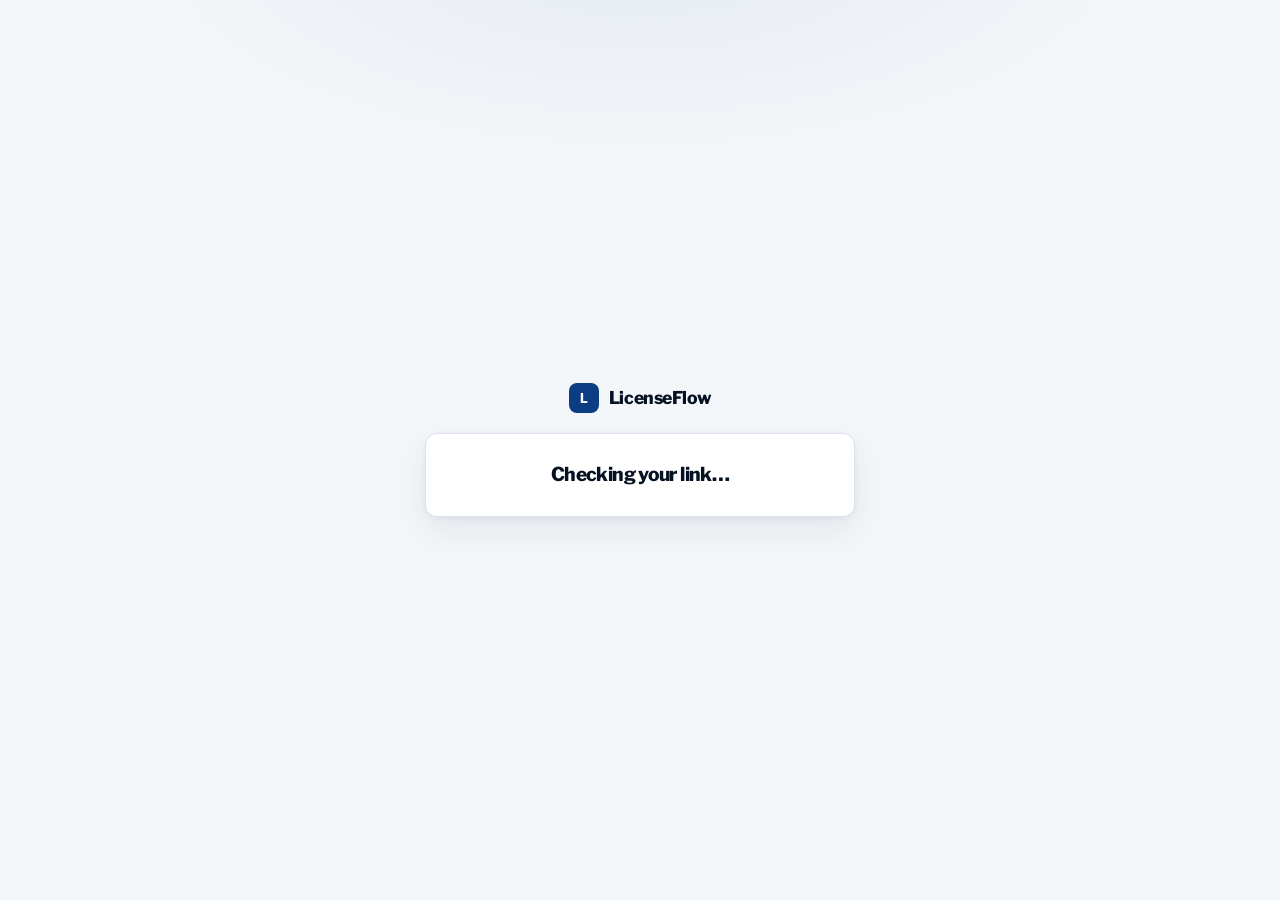
<file: join.html>
<!DOCTYPE html>
<html lang="en">
<head>
<meta charset="UTF-8"/>
<meta name="viewport" content="width=device-width, initial-scale=1.0"/>
<meta name="robots" content="noindex,nofollow"/>
<title>Join the hierarchy — LicenseFlow</title>
<link rel="preconnect" href="https://fonts.googleapis.com"/>
<link rel="preconnect" href="https://fonts.gstatic.com" crossorigin/>
<link rel="stylesheet" href="https://fonts.googleapis.com/css2?family=Inter:wght@400;500;600;700&family=Libre+Franklin:wght@600;700;800&display=swap"/>
<link rel="stylesheet" href="auth.css?v=5"/>
<link rel="stylesheet" href="join.css?v=3"/>
<script src="config.js"></script>
</head>
<body>
<div class="screen">
  <div class="screen-inner">

    <div class="brand" style="justify-content:center;margin-bottom:20px">
      <span class="mark">L</span> LicenseFlow
    </div>

    <!-- while the link is being checked -->
    <div class="card pad" id="loading" style="text-align:center">
      <h2 style="font-size:1.2rem;margin:0">Checking your link…</h2>
    </div>

    <!-- the link is wrong, expired, or closed -->
    <div class="card pad" id="dead" hidden style="text-align:center">
      <h2 style="font-size:1.25rem;margin-bottom:6px">This link isn&rsquo;t working</h2>
      <p class="muted" style="margin-top:0">It may have been closed, or the address
        may have been cut short when it was sent to you. Ask whoever sent it for a
        fresh one.</p>
    </div>

    <!-- licence gate: contracting is for people who already hold one -->
    <div class="card" id="gate" hidden>
      <div class="pad">
        <p class="jn-eyebrow" id="gagency"></p>
        <h2 class="jn-title" id="gcarrier"></h2>
        <p class="muted jn-lede">Contracting is the step after you&rsquo;re licensed.
          Before we go on &mdash; do you already hold an active life licence?</p>
        <div class="jn-gate">
          <button class="btn btn-primary btn-block" id="gYes" type="button">
            Yes, I&rsquo;m licensed</button>
          <button class="btn btn-ghost btn-block" id="gNo" type="button">
            Not yet</button>
        </div>
      </div>
    </div>

    <!-- turned away, kindly -->
    <div class="card pad" id="unlicensed" hidden>
      <h2 style="font-size:1.25rem;margin-bottom:6px">Get licensed first</h2>
      <p class="muted" style="margin-top:0">Contracting can&rsquo;t start until your
        licence is active &mdash; the carriers verify it against the state database, so
        there&rsquo;s nothing to submit yet.</p>
      <p class="muted">Come back to this same link once your licence is issued.
        It&rsquo;ll still work.</p>
      <p class="hint"><a href="#" id="gBack">I do hold a licence &mdash; take me back</a></p>
    </div>

    <!-- the form -->
    <div class="card" id="form" hidden>
      <div class="pad">
        <p class="jn-eyebrow" id="agency"></p>
        <h2 class="jn-title" id="carrier"></h2>
        <p class="muted jn-lede" id="note">Fill this in and your agency will see you
          in their hierarchy. They&rsquo;ll confirm your details before anything is final.</p>

        <!-- Nothing from the admin console appears here. A recruit gets
             this form and nothing else: the kit, its steps and the kit
             link are the agency's own working material. The database
             agrees -- anon cannot call the steps function at all, and the
             lookup no longer returns the kit link. -->

        <div id="alert" class="alert"></div>

        <label for="f_name">Your full name <span class="req">required</span></label>
        <input id="f_name" type="text" autocomplete="name" maxlength="120"
               placeholder="As it appears on your licence"/>

        <label for="f_upline">Who recruited you</label>
        <input id="f_upline" type="text" autocomplete="off" maxlength="120"
               placeholder="Their full name"/>
        <p class="hint">Spell it the way they do. If we can&rsquo;t match it we&rsquo;ll
          put you at the top of the list for your agency to place.</p>

        <div class="jn-two">
          <div>
            <label for="f_npn">Your NPN</label>
            <input id="f_npn" type="text" maxlength="40" inputmode="numeric"
                   placeholder="National Producer Number"/>
          </div>
          <div>
            <label for="f_level">Contract level</label>
            <input id="f_level" type="text" maxlength="40" placeholder="e.g. 85%"/>
          </div>
        </div>
        <p class="hint">NPN is what the carriers verify you against. Leave the
          contract level blank if you haven&rsquo;t been told one.</p>

        <div class="jn-two">
          <div>
            <label for="f_email">Email</label>
            <input id="f_email" type="email" autocomplete="email" maxlength="200"
                   placeholder="you@example.com"/>
          </div>
          <div>
            <label for="f_phone">Phone</label>
            <input id="f_phone" type="tel" autocomplete="tel" maxlength="40"
                   placeholder="Optional"/>
          </div>
        </div>

        <div class="jn-docs">
          <h3>Send your documents</h3>
          <p class="muted">Optional now &mdash; you can send them later. PDF or an
            image, up to 25&nbsp;MB each. They go straight to your agency&rsquo;s
            coordinator and nobody else can see them.</p>

          <div class="jn-doc">
            <label for="f_aml">AML certificate</label>
            <input id="f_aml" type="file" accept=".pdf,image/*"/>
          </div>
          <div class="jn-doc">
            <label for="f_eo">E&amp;O certificate</label>
            <input id="f_eo" type="file" accept=".pdf,image/*"/>
          </div>
          <div class="jn-doc">
            <label for="f_bi">Best Interest / annuity training</label>
            <input id="f_bi" type="file" accept=".pdf,image/*"/>
          </div>
        </div>

        <button class="btn btn-primary btn-block" id="send" type="button"
                style="margin-top:22px">Send to my agency</button>
        <p class="hint" style="text-align:center">
          Only your agency sees this. It is not published anywhere.</p>
      </div>
    </div>

    <!-- sent -->
    <div class="card pad" id="done" hidden style="text-align:center">
      <div class="jn-tick">&check;</div>
      <h2 style="font-size:1.3rem;margin-bottom:6px">Sent</h2>
      <p class="muted" id="donesub" style="margin-top:0"></p>
      <p class="hint" id="donedocs" hidden></p>
    </div>

  </div>
</div>
<script type="module" src="join.js?v=3"></script>
</body>
</html>
</file>
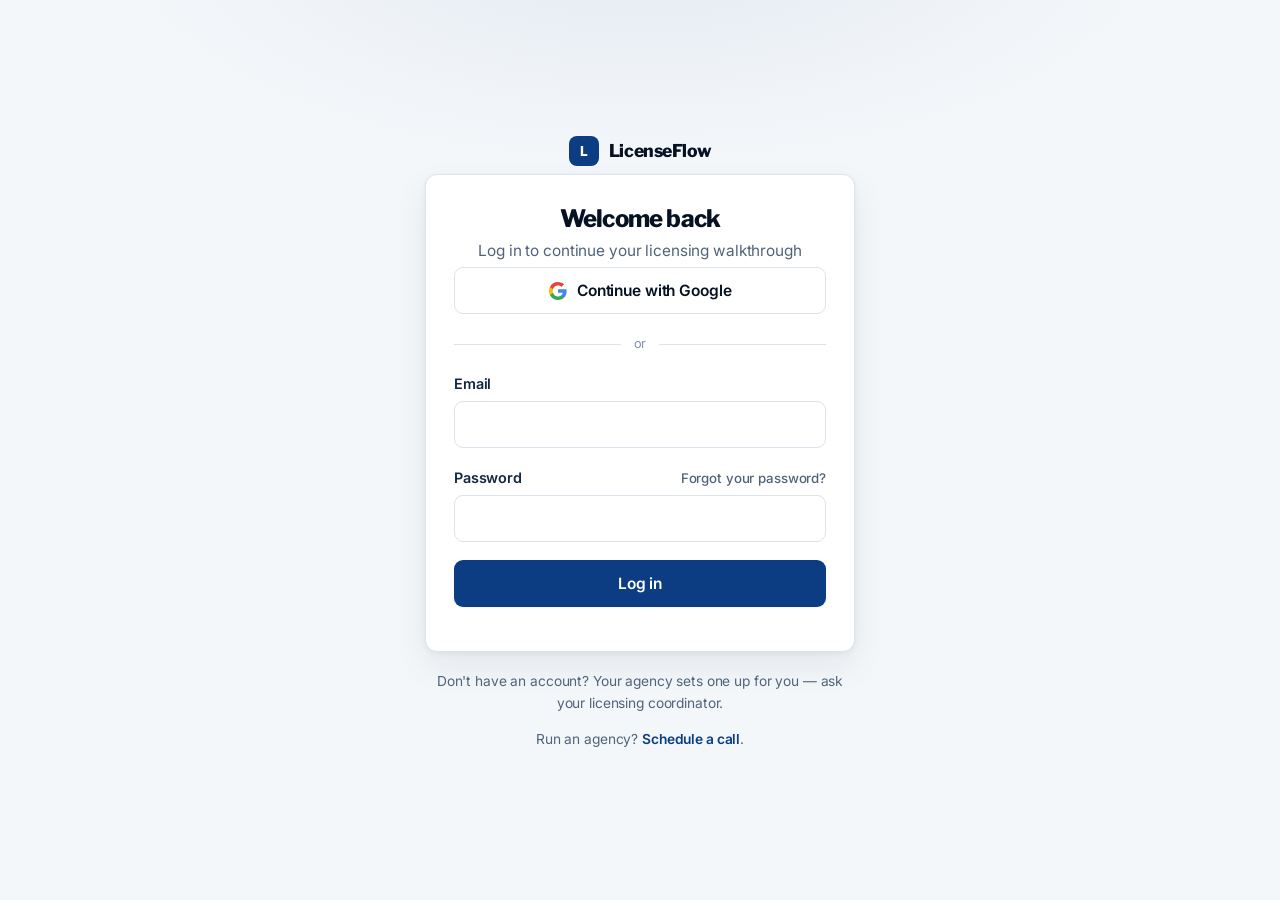
<file: login.html>
<!DOCTYPE html>
<html lang="en">
<head>
<meta charset="UTF-8"/>
<meta name="viewport" content="width=device-width, initial-scale=1.0"/>
<title>Log in — LicenseFlow</title>
<meta name="robots" content="noindex"/>
<link rel="preconnect" href="https://fonts.googleapis.com"/>
<link rel="preconnect" href="https://fonts.gstatic.com" crossorigin/>
<link rel="stylesheet" href="https://fonts.googleapis.com/css2?family=Inter:wght@400;500;600;700&family=Libre+Franklin:wght@600;700;800&display=swap"/>
<link rel="stylesheet" href="auth.css?v=6"/>
<script src="config.js"></script>
</head>
<body>
<div class="screen">
  <div class="screen-inner">
    <a class="brand" href="index.html" style="justify-content:center;margin-bottom:8px"><span class="mark" data-brand-initial>L</span> <span data-brand-name>LicenseFlow</span></a>
    <div class="agency-line" data-agency-name hidden></div>
    <div class="card pad">
      <h2 id="title" style="text-align:center;font-size:1.5rem">Welcome back</h2>
      <p class="muted center" id="sub" style="margin-top:0">Log in to continue your licensing walkthrough</p>

      <div class="mode-tabs" id="modeSwitch" style="display:none">
        <button type="button" data-mode-tab="login" class="on">Log in</button>
        <button type="button" data-mode-tab="signup">Create account</button>
      </div>

      <div id="alert" class="alert"></div>

      <!-- Shown when a session is already sitting in this browser. Each
           agency lives on its own subdomain, so signing out of one leaves
           the others signed in -- which used to teleport people straight
           back into whichever portal still had a session. -->
      <div id="already" style="display:none">
        <p class="muted center" id="alreadyWho" style="margin-bottom:16px"></p>
        <button id="alreadyGo" class="btn btn-primary btn-block" type="button">Continue</button>
        <button id="alreadyOut" class="btn btn-ghost btn-block" type="button" style="margin-top:10px">Use a different account</button>
      </div>

      <!-- Shown only where the agency uses a registration PIN, and only
           until it has been checked. -->
      <form id="pinForm" style="display:none">
        <label for="pin">Registration PIN</label>
        <input id="pin" name="pin" type="text" autocomplete="off" autocapitalize="characters"
               spellcheck="false" placeholder="Ask your trainer for this" disabled/>
        <button id="pinSubmit" class="btn btn-primary btn-block" type="submit" style="margin-top:18px">Continue</button>
      </form>

      <button id="google" class="btn btn-ghost btn-block btn-google" type="button">
        <svg class="g-icon" width="18" height="18" viewBox="0 0 18 18" aria-hidden="true" focusable="false">
          <path fill="#4285F4" d="M17.64 9.2c0-.64-.06-1.25-.16-1.84H9v3.48h4.84a4.14 4.14 0 0 1-1.8 2.72v2.26h2.91c1.7-1.57 2.69-3.88 2.69-6.62z"/>
          <path fill="#34A853" d="M9 18c2.43 0 4.47-.8 5.96-2.18l-2.91-2.26c-.81.54-1.84.86-3.05.86-2.35 0-4.33-1.58-5.04-3.71H.96v2.33A9 9 0 0 0 9 18z"/>
          <path fill="#FBBC05" d="M3.96 10.71a5.41 5.41 0 0 1 0-3.42V4.96H.96a9 9 0 0 0 0 8.08l3-2.33z"/>
          <path fill="#EA4335" d="M9 3.58c1.32 0 2.5.45 3.44 1.35l2.58-2.58C13.46.89 11.43 0 9 0A9 9 0 0 0 .96 4.96l3 2.33C4.67 5.16 6.65 3.58 9 3.58z"/>
        </svg>
        <span class="g-label">Continue with Google</span>
      </button>

      <div class="or"><span>or</span></div>

      <form id="form">
        <label for="email">Email</label>
        <input id="email" name="email" type="email" required autocomplete="email"/>
        <div id="pwWrap">
          <div class="lbl-row">
            <label for="password">Password</label>
            <a href="#" id="forgot" class="lnk-quiet">Forgot your password?</a>
          </div>
          <input id="password" name="password" type="password" required minlength="8" autocomplete="current-password"/>
          <!-- Said up front, because the rule people expect (symbols) isn't
               the rule that's applied (length, and not previously breached). -->
          <p class="hint" id="pwNote" style="margin:6px 0 0;display:none">
            Eight characters or more. Three unrelated words works well &mdash; no capitals or
            symbols required.
          </p>
        </div>
        <button id="submit" class="btn btn-primary btn-block" type="submit" style="margin-top:18px">Log in</button>
      </form>

      <p class="hint center" id="hint" style="margin-top:14px"></p>
    </div>

    <!-- Accounts are created by the agency, not self-served. Someone who
         can't get in needs to know why and what to do about it. -->
    <p class="hint center no-signup-note" style="margin-top:18px">
      Don't have an account? Your agency sets one up for you — ask your licensing coordinator.
    </p>
    <p class="hint center platform-only" style="margin-top:6px">
      Run an agency? <a href="https://calendly.com/admin-lifelicenseflow/30min" target="_blank" rel="noopener">Schedule a call</a>.
    </p>
  </div>
</div>
<script type="module" src="auth.js?v=17"></script>
</body>
</html>
</file>
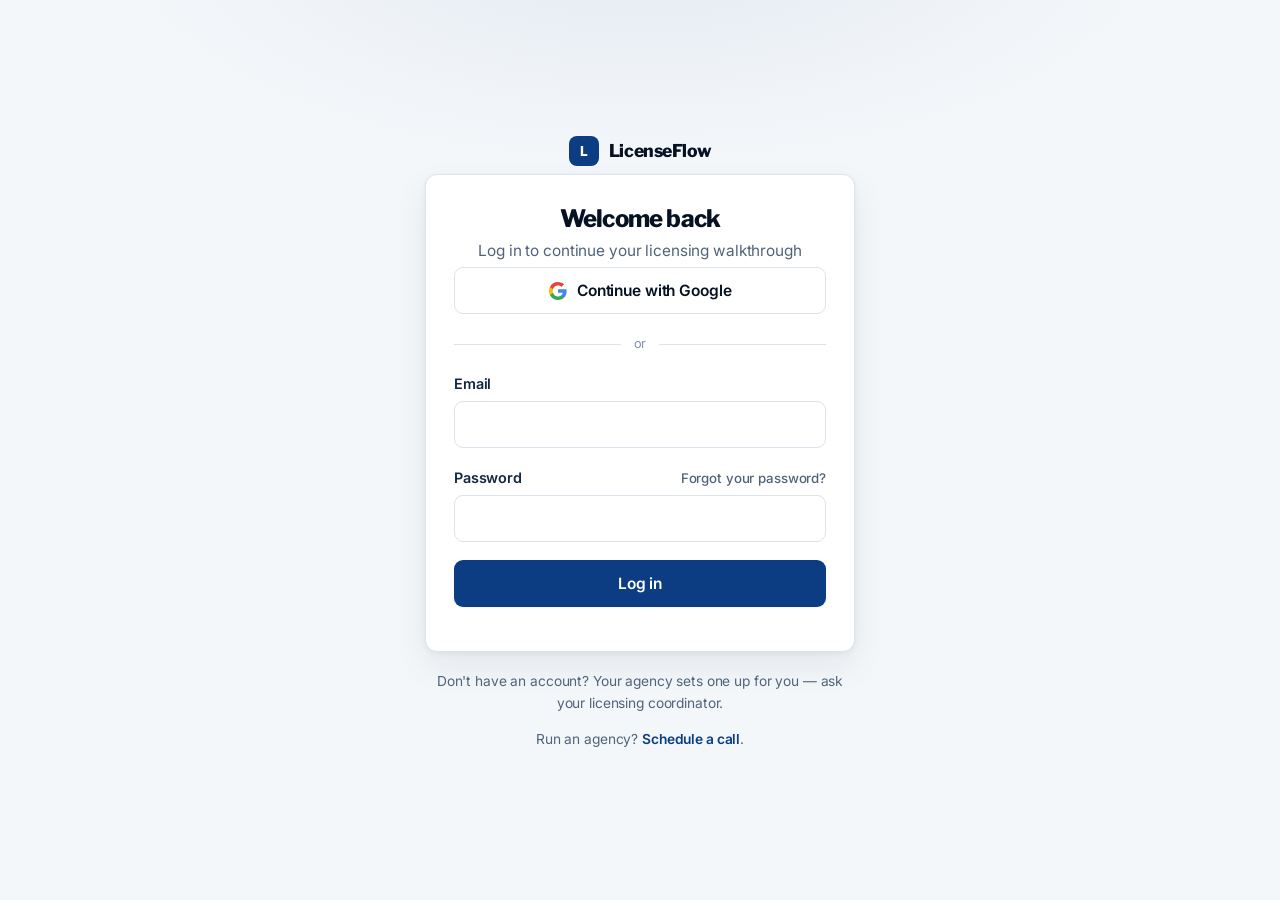
<file: register.html>
<!DOCTYPE html>
<html lang="en">
<head>
<meta charset="UTF-8"/>
<meta name="viewport" content="width=device-width, initial-scale=1.0"/>
<title>Create your account</title>
<meta name="robots" content="noindex"/>
<script>
/* A short address a trainer can send: /register?k=THEIRKEY
   Everything past this is the ordinary sign-in screen with the
   create-account tab already selected, so there is one page to maintain
   rather than two that drift apart. The key rides through untouched. */
(function () {
  var k = new URLSearchParams(location.search).get("k");
  var to = "login.html?mode=signup" + (k ? "&k=" + encodeURIComponent(k) : "");
  location.replace(to);
})();
</script>
</head>
<body></body>
</html>
</file>
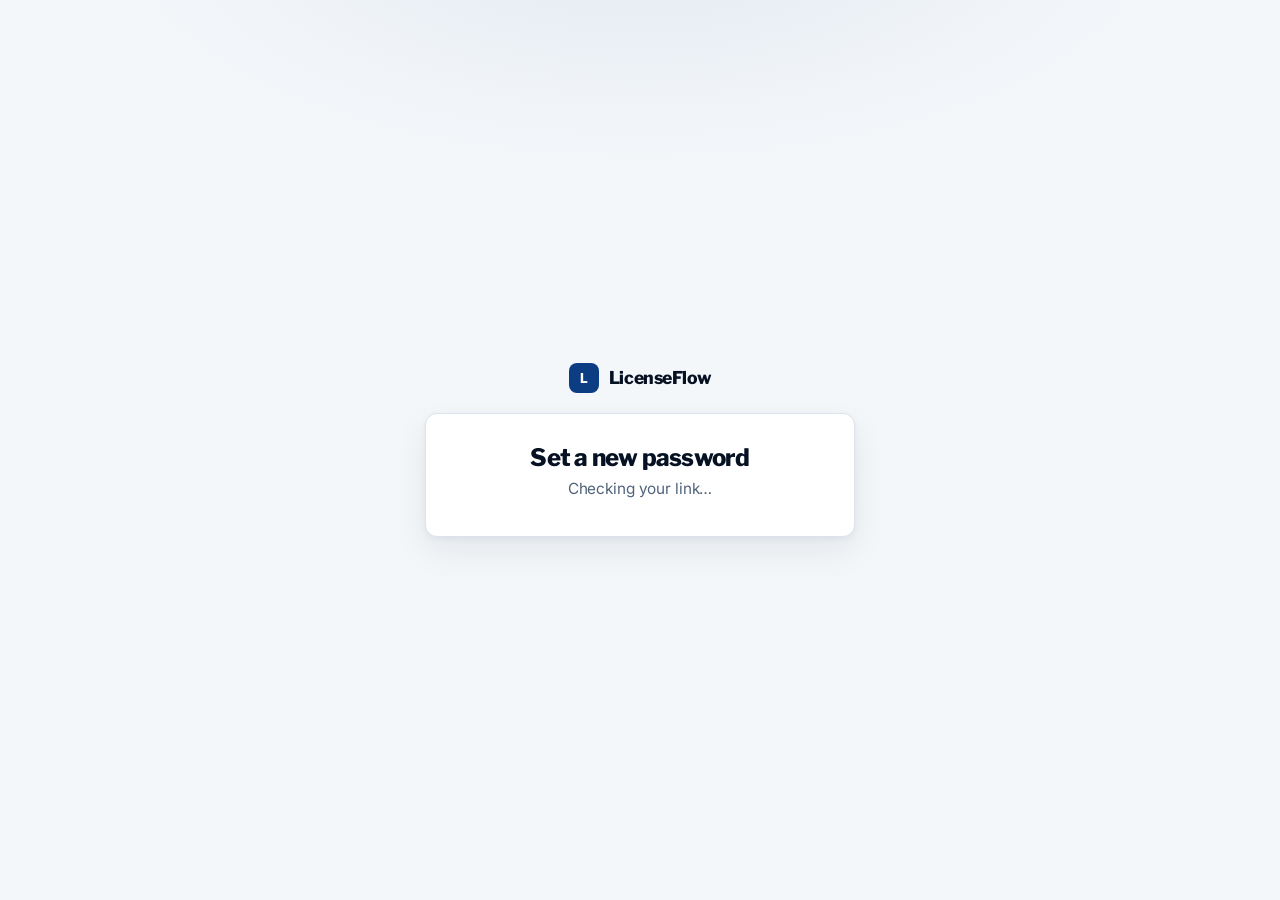
<file: reset-password.html>
<!DOCTYPE html>
<html lang="en">
<head>
<meta charset="UTF-8"/>
<meta name="viewport" content="width=device-width, initial-scale=1.0"/>
<meta name="robots" content="noindex"/>
<title>Set a new password — LicenseFlow</title>
<link rel="preconnect" href="https://fonts.googleapis.com"/>
<link rel="preconnect" href="https://fonts.gstatic.com" crossorigin/>
<link rel="stylesheet" href="https://fonts.googleapis.com/css2?family=Inter:wght@400;500;600;700&family=Libre+Franklin:wght@600;700;800&display=swap"/>
<link rel="stylesheet" href="auth.css?v=5"/>
<script src="config.js"></script>
</head>
<body>
<div class="screen">
  <div class="screen-inner">
    <a class="brand" href="index.html" style="justify-content:center;margin-bottom:20px"><span class="mark">L</span> LicenseFlow</a>
    <div class="card pad">
      <h2 id="title" style="text-align:center;font-size:1.5rem">Set a new password</h2>
      <p class="muted center" id="sub" style="margin-top:0">Checking your link…</p>
      <div id="alert" class="alert"></div>

      <form id="form" style="display:none">
        <label for="password">New password</label>
        <input id="password" type="password" required minlength="8" autocomplete="new-password"/>
        <p class="hint">At least 8 characters.</p>
        <label for="confirm">Confirm new password</label>
        <input id="confirm" type="password" required minlength="8" autocomplete="new-password"/>
        <button id="submit" class="btn btn-primary btn-block" type="submit" style="margin-top:18px">Save new password</button>
      </form>

      <p class="hint center" id="actions" style="display:none;margin-top:14px">
        <a href="login.html?mode=login">Back to log in</a>
      </p>
    </div>
  </div>
</div>
<script type="module" src="reset-password.js?v=2"></script>
</body>
</html>
</file>
<file: landing.css>
/* ============================================================
   LicenseFlow — landing page (index.html) only.
   Deliberately independent of styles.css: the marketing page and
   the signed-in app are different design systems, and coupling
   them means a tweak here silently changes the agent dashboard.
   Palette: Navy & Azure. Light only, AA contrast throughout.
   ============================================================ */
:root{
  --bg:#FFFFFF; --sub:#F4F7FA; --surf:#FFFFFF;
  --ink:#061223; --ink2:#132741; --mut:#51637A; --faint:#8293A8;
  --pri:#0C3D82; --pri6:#082C5F; --pri05:#EAF0F8; --pri-on:#FFFFFF;
  --line:#DCE3EC; --line2:#EDF1F6;
  --band:#0B1F3A; --band-ink:#E8EEF6; --band-accent:#7FB2F5;
}

*{box-sizing:border-box}
html{scroll-behavior:smooth;-webkit-text-size-adjust:100%}
body{
  margin:0;background:var(--bg);color:var(--ink);
  font-family:Inter,-apple-system,BlinkMacSystemFont,"Segoe UI",Roboto,Helvetica,Arial,sans-serif;
  line-height:1.6;-webkit-font-smoothing:antialiased;letter-spacing:-.008em;
}
a{text-decoration:none;color:inherit}
img{max-width:100%}
.bound{width:min(1180px,90vw);margin:0 auto}
:focus-visible{outline:2px solid var(--pri);outline-offset:2px;border-radius:4px}
h1,h2,h3,h4{font-family:"Libre Franklin",Inter,sans-serif;margin:0}
.skip{position:absolute;left:-9999px;top:0}
.skip:focus{left:12px;top:12px;z-index:99;background:var(--pri);color:#fff;padding:10px 16px;border-radius:6px}

/* ---------- nav ---------- */
.navwrap{border-bottom:1px solid var(--line);background:var(--bg);position:sticky;top:0;z-index:40}
.nav{display:flex;align-items:center;justify-content:space-between;gap:20px;padding:16px 0}
.logo{display:flex;align-items:center;gap:10px;font-family:"Libre Franklin",sans-serif;font-weight:800;font-size:1.06rem;letter-spacing:-.022em}
.logo i{
  width:30px;height:30px;border-radius:7px;background:var(--pri);color:var(--pri-on);
  display:grid;place-items:center;font-style:normal;font-size:.86rem;font-weight:800;font-family:Inter,sans-serif;
}
.nav-links{display:flex;align-items:center;gap:26px}
.nav-links a{font-size:.92rem;font-weight:500;color:var(--mut)}
.nav-links a:hover{color:var(--ink)}
.nav-r{display:flex;align-items:center;gap:10px}
@media(max-width:860px){.nav-links{display:none}}

/* ---------- buttons ---------- */
.btn{
  display:inline-flex;align-items:center;justify-content:center;gap:8px;font-family:inherit;
  font-size:.95rem;font-weight:600;letter-spacing:-.008em;padding:12px 22px;border-radius:8px;
  border:1px solid transparent;cursor:pointer;transition:background .16s,border-color .16s,box-shadow .16s;
}
.btn-sm{padding:9px 17px;font-size:.88rem}
.btn-pri{background:var(--pri);color:var(--pri-on);box-shadow:0 1px 2px rgba(6,18,35,.12)}
.btn-pri:hover{background:var(--pri6)}
.btn-line{background:var(--surf);color:var(--ink);border-color:var(--line)}
.btn-line:hover{border-color:var(--mut);background:var(--sub)}
.btn-ghost{background:transparent;color:var(--ink)}
.btn-ghost:hover{background:var(--sub)}
.btns{display:flex;gap:11px;flex-wrap:wrap}

/* ---------- hero ---------- */
.hero{padding:84px 0 66px;border-bottom:1px solid var(--line)}
.eyebrow{
  display:inline-flex;align-items:center;gap:9px;font-family:"IBM Plex Mono",ui-monospace,monospace;
  font-size:.71rem;letter-spacing:.13em;text-transform:uppercase;color:var(--pri);font-weight:500;margin-bottom:22px;
}
.eyebrow::before{content:"";width:22px;height:2px;background:var(--pri);display:block}
h1{font-weight:800;letter-spacing:-.035em;font-size:clamp(2.4rem,5.6vw,4rem);line-height:1.04;margin-bottom:22px;max-width:17ch;text-wrap:balance}
.hero .lead{font-size:clamp(1.04rem,1.5vw,1.17rem);color:var(--mut);max-width:58ch;margin:0 0 18px;line-height:1.62}

/* revolving audience line.
   Both halves share one line-height and align from the top edge: an
   overflow:hidden inline-block reports its baseline at the bottom margin
   edge, which knocks the rotating text off a baseline-aligned row. */
.rev{
  display:flex;align-items:flex-start;gap:.4em;flex-wrap:wrap;margin:0 0 32px;
  font-size:1.02rem;line-height:1.55;color:var(--ink2);font-weight:500;
}
.rev .pre{color:var(--mut);line-height:inherit}
.rev-slot{position:relative;display:block;height:1.55em;line-height:inherit;overflow:hidden;min-width:20ch}
.rev-slot span{
  position:absolute;left:0;top:0;width:100%;white-space:nowrap;line-height:inherit;
  font-weight:700;color:var(--pri);opacity:0;transform:translateY(100%);
}
.rev-slot span.in{animation:revIn 3.2s cubic-bezier(.28,.9,.3,1) forwards}
.rev-slot span.out{animation:revOut 3.2s cubic-bezier(.28,.9,.3,1) forwards}
@keyframes revIn{0%{opacity:0;transform:translateY(100%)}12%,100%{opacity:1;transform:translateY(0)}}
@keyframes revOut{0%{opacity:1;transform:translateY(0)}12%,100%{opacity:0;transform:translateY(-100%)}}
.hero .trust{display:flex;gap:26px;flex-wrap:wrap;margin-top:30px;font-size:.88rem;color:var(--faint);font-weight:500}
.hero .trust b{color:var(--ink2);font-weight:600}

/* ---------- continuous coverage rails ---------- */
.flowband{background:var(--sub);border-bottom:1px solid var(--line);padding:26px 0 28px;overflow:hidden}
.flow-lab{
  width:min(1180px,90vw);margin:0 auto 16px;font-family:"IBM Plex Mono",ui-monospace,monospace;
  font-size:.68rem;letter-spacing:.14em;text-transform:uppercase;color:var(--faint);
  display:flex;justify-content:space-between;gap:14px;flex-wrap:wrap;
}
.flow-lab b{color:var(--pri);font-weight:500}
.rail{
  position:relative;overflow:hidden;
  -webkit-mask-image:linear-gradient(90deg,transparent,#000 9%,#000 91%,transparent);
  mask-image:linear-gradient(90deg,transparent,#000 9%,#000 91%,transparent);
}
.rail + .rail{margin-top:9px}
.track{display:flex;gap:9px;width:max-content;will-change:transform}
.track.a{animation:slideL 46s linear infinite}
.track.b{animation:slideR 52s linear infinite}
@keyframes slideL{from{transform:translateX(0)}to{transform:translateX(-50%)}}
@keyframes slideR{from{transform:translateX(-50%)}to{transform:translateX(0)}}
.rail:hover .track{animation-play-state:paused}
.tile{
  flex:0 0 auto;background:var(--surf);border:1px solid var(--line);border-radius:7px;
  padding:9px 15px;font-family:"IBM Plex Mono",ui-monospace,monospace;font-size:.79rem;
  font-weight:500;color:var(--mut);letter-spacing:.05em;
}
.tile.on{border-color:var(--pri);color:var(--pri);background:var(--pri05)}

@media (prefers-reduced-motion:reduce){
  html{scroll-behavior:auto}
  .track.a,.track.b{animation:none}
  .rev-slot span.in,.rev-slot span.out{animation:none}
  .rev-slot span.in{opacity:1;transform:none}
}

/* ---------- sections ---------- */
.sec{padding:82px 0}
.sec + .sec{border-top:1px solid var(--line)}
.sec-lab{font-family:"IBM Plex Mono",ui-monospace,monospace;font-size:.69rem;letter-spacing:.15em;text-transform:uppercase;color:var(--faint);margin-bottom:14px}
.sec h2{font-weight:800;letter-spacing:-.032em;font-size:clamp(1.6rem,3.1vw,2.25rem);line-height:1.12;margin-bottom:12px;max-width:22ch;text-wrap:balance}
.sec .sub{color:var(--mut);font-size:1.02rem;max-width:58ch;margin:0 0 42px;line-height:1.6}
.grid2{display:grid;grid-template-columns:1fr 1fr;gap:22px}
.grid3{display:grid;grid-template-columns:repeat(3,1fr);gap:22px}
@media(max-width:860px){.grid2,.grid3{grid-template-columns:1fr}}

.card{background:var(--surf);border:1px solid var(--line);border-radius:10px;padding:30px;transition:border-color .18s,box-shadow .18s}
.card:hover{border-color:#C9D2DC;box-shadow:0 2px 4px rgba(6,18,35,.04),0 10px 24px rgba(6,18,35,.05)}
.tagline{
  display:inline-block;font-family:"IBM Plex Mono",ui-monospace,monospace;font-size:.67rem;
  letter-spacing:.11em;text-transform:uppercase;font-weight:500;padding:5px 10px;border-radius:5px;
  margin-bottom:16px;background:var(--pri05);color:var(--pri6);border:1px solid var(--line);
}
.card h3{font-weight:700;letter-spacing:-.028em;font-size:1.28rem;line-height:1.18;margin-bottom:10px}
.card p{margin:0;color:var(--mut);font-size:.99rem;line-height:1.62}
.list{margin-top:20px;display:flex;flex-direction:column;gap:10px}
.li{display:flex;gap:11px;align-items:flex-start;font-size:.95rem;color:var(--ink2)}
.li i{
  flex:0 0 18px;width:18px;height:18px;border-radius:4px;background:var(--pri05);color:var(--pri6);
  display:grid;place-items:center;font-style:normal;font-size:.6rem;font-weight:700;margin-top:3px;
}
.stepn{font-family:"IBM Plex Mono",ui-monospace,monospace;font-size:.72rem;letter-spacing:.12em;color:var(--pri);margin-bottom:12px}
.card h4{font-weight:700;letter-spacing:-.024em;font-size:1.07rem;margin-bottom:8px}

/* ---------- mission band ---------- */
.band{background:var(--band);color:var(--band-ink);padding:74px 0}
.band p{font-family:"Libre Franklin",Inter,sans-serif;font-weight:700;letter-spacing:-.028em;font-size:clamp(1.45rem,3.1vw,2.25rem);line-height:1.22;margin:0;max-width:26ch;text-wrap:balance}
.band p span{color:var(--band-accent)}
.band .sig{margin-top:24px;font-family:"IBM Plex Mono",ui-monospace,monospace;font-size:.7rem;letter-spacing:.15em;text-transform:uppercase;color:var(--band-accent);opacity:.85}

/* ---------- founder ---------- */
.fgrid{display:grid;grid-template-columns:1fr 1fr;gap:52px;align-items:start}
.fgrid blockquote{margin:0;font-family:"Libre Franklin",Inter,sans-serif;font-weight:700;letter-spacing:-.03em;font-size:clamp(1.3rem,2.5vw,1.85rem);line-height:1.26;text-wrap:balance}
.fgrid .body p{margin:0 0 15px;color:var(--mut);font-size:1rem;line-height:1.64}
.fname{display:flex;align-items:center;gap:13px;margin-top:26px;padding-top:22px;border-top:1px solid var(--line)}
.fname .av{width:44px;height:44px;flex:0 0 44px;border-radius:8px;background:var(--pri);color:var(--pri-on);display:grid;place-items:center;font-weight:700;font-size:.95rem}
.fname b{display:block;font-size:.98rem;font-weight:600;letter-spacing:-.015em}
.fname .role{display:block;color:var(--faint);font-size:.87rem}
@media(max-width:860px){.fgrid{grid-template-columns:1fr;gap:26px}}

/* ---------- close ---------- */
.close{background:var(--sub);border-top:1px solid var(--line);padding:76px 0}
.close h2{font-weight:800;letter-spacing:-.034em;font-size:clamp(1.7rem,3.5vw,2.5rem);line-height:1.08;margin-bottom:14px;max-width:20ch;text-wrap:balance}
.close p{color:var(--mut);font-size:1.03rem;max-width:50ch;margin:0 0 28px;line-height:1.6}
.foot{border-top:1px solid var(--line);padding:26px 0 46px;display:flex;justify-content:space-between;gap:14px;flex-wrap:wrap;font-size:.86rem;color:var(--faint)}
.foot a:hover{color:var(--ink)}
</file>
<file: agency.css>
/* ------------------------------------------------------------
   agency.css — the front page of an agency's own subdomain.

   Loaded by index.html on every host, but only ever visible on a
   tenant. The colors come from the agency's stored theme, written
   onto :root by tenant.js; the fallbacks below are LicenseFlow's own,
   so an agency with no theme still gets a coherent page rather than
   an unstyled one.
------------------------------------------------------------ */

/* Which of the two documents in index.html is allowed to show. Set from
   the hostname before first paint, so neither one flashes. */
html.is-tenant #lfSite,
html.is-tenant #lfFoot { display: none !important; }
html.is-platform #agencyHome { display: none !important; }

#agencyHome{
  --ag:        var(--brand, #0C3D82);
  --ag-600:    var(--brand-600, #082C5F);
  --ag-050:    var(--accent-050, #EAF0F8);
  --ag-gold:   var(--agency-gold, #0C3D82);
  --ag-gold-i: var(--agency-gold-ink, #0C3D82);
  --ag-gold-0: var(--agency-gold-050, #EAF0F8);
  --ag-ink:    #0F1620;
  --ag-ink2:   #39465C;
  --ag-mut:    #5A6678;
  --ag-line:   #DDE3EC;
  --ag-line2:  #EEF1F6;
  --ag-disp:   var(--ff-display, "Libre Franklin", Inter, sans-serif);
  display:block;background:#F3F6FA;color:var(--ag-ink);
  font-family:Inter,-apple-system,BlinkMacSystemFont,"Segoe UI",Roboto,sans-serif;
  font-weight:400;line-height:1.62;
}
#agencyHome *{box-sizing:border-box}
#agencyHome a{text-decoration:none}

/* ---------- bar ---------- */
.ah-bar{display:flex;align-items:center;gap:12px;padding:0 26px;height:62px;background:var(--ag)}
.ah-logo{display:flex;align-items:center;gap:9px}
.ah-mark{width:30px;height:30px;border-radius:8px;flex:none;display:grid;place-items:center;
  background:rgba(255,255,255,.12);border:1px solid rgba(255,255,255,.22);color:var(--ag-gold)}
.ah-word{line-height:1.06}
.ah-word b{display:block;font-family:var(--ag-disp);font-weight:600;font-size:1.02rem;
  letter-spacing:-.008em;color:#fff}
.ah-word span{display:block;font-size:.65rem;letter-spacing:.08em;text-transform:uppercase;
  color:#A9C0E0;font-weight:500}
.ah-tag{margin-right:auto;font-size:.73rem;font-weight:600;padding:.18rem .58rem;border-radius:999px;
  background:rgba(255,255,255,.12);color:#fff;border:1px solid rgba(255,255,255,.26)}
html.themed .ah-tag{background:var(--ag-gold-0);color:var(--ag-gold-i);border-color:transparent}
.ah-nav{display:flex;gap:16px;align-items:center;font-size:.85rem}
.ah-nav a{color:#C6D3E8}
.ah-nav a:hover{color:#fff;text-decoration:underline}

/* ---------- hero ---------- */
.ah-hero{position:relative;overflow:hidden;background:var(--brand-600,#082C5F);min-height:460px;
  display:flex;align-items:center}
.ah-scene{position:absolute;inset:0;width:100%;height:100%;display:block}

/* ---- an agency's own photograph ----------------------------------
   The picture bleeds off the right and is masked into the navy rather
   than butting against it, so there is no vertical seam where the
   image ends. The scrim then does the reading work: everything under
   the words stays dark enough for white type at any window width. */
.ah-hero.ah-photo{background:#04122C}
.ah-shot{position:absolute;inset:0 0 0 30%;background-repeat:no-repeat;
  background-position:right top;background-size:cover;
  -webkit-mask-image:linear-gradient(100deg,transparent 0%,rgba(0,0,0,.30) 16%,#000 44%);
  mask-image:linear-gradient(100deg,transparent 0%,rgba(0,0,0,.30) 16%,#000 44%)}
.ah-scrim.shot{background:
  linear-gradient(101deg,rgba(3,13,32,.97) 0%,rgba(4,17,42,.93) 26%,rgba(5,22,54,.68) 46%,
    rgba(6,28,66,.28) 64%,rgba(6,32,74,.06) 80%,rgba(6,34,79,0) 92%),
  radial-gradient(115% 85% at 76% 34%,rgba(255,238,200,.14),transparent 60%),
  radial-gradient(140% 120% at 50% 50%,transparent 55%,rgba(2,9,24,.42) 100%)}
.ah-sweep{position:absolute;inset:0;width:100%;height:100%;display:block;z-index:1}
.ah-sweep .sw-gold{fill:var(--ag-gold)}
.ah-sweep .sw-navy{fill:var(--ag-600)}
.ah-hero.ah-photo .ah-in{padding-bottom:104px}
.ah-hero.ah-photo h1{text-shadow:0 1px 20px rgba(2,9,24,.55)}
/* On a narrow window the picture would sit behind the words. Drop it to
   a band across the top instead of fighting the text for the same space. */
@media (max-width:820px){
  .ah-shot{inset:0 0 46% 0;-webkit-mask-image:none;mask-image:none}
  .ah-scrim.shot{background:linear-gradient(180deg,rgba(3,13,32,.62) 0%,rgba(4,17,42,.86) 44%,
    rgba(4,17,42,.97) 60%,#04122C 74%)}
  .ah-hero.ah-photo .ah-in{padding-top:220px}
}
.ah-scrim{position:absolute;inset:0;background:linear-gradient(100deg,
  rgba(4,17,42,.92) 0%, rgba(5,20,48,.74) 32%, rgba(6,28,66,.30) 58%,
  rgba(6,34,79,.06) 78%, transparent 92%)}
.ah-in{position:relative;z-index:2;padding:56px 26px;width:100%;max-width:1180px;margin:0 auto}
.ah-kicker{font-size:.7rem;letter-spacing:.18em;text-transform:uppercase;font-weight:600;
  color:#E7C66B;margin:0}
html.themed .ah-kicker{color:var(--ag-gold)}
.ah-hero h1{font-family:var(--ag-disp);font-weight:500;font-size:clamp(1.9rem,3.6vw,2.55rem);
  letter-spacing:-.014em;line-height:1.14;margin:14px 0;color:#fff;max-width:19ch;
  text-wrap:balance}
.ah-hero h1 em{font-style:italic;color:#E7C66B}
html.themed .ah-hero h1 em{color:var(--ag-gold)}
.ah-lede{color:#CFDCEC;font-size:1.02rem;font-weight:400;max-width:52ch;margin:0 0 28px;
  line-height:1.66}
.ah-doors{display:flex;gap:12px;flex-wrap:wrap}
.ah-btn{display:inline-flex;align-items:center;gap:.5rem;padding:.82rem 1.5rem;border-radius:11px;
  font-weight:600;font-size:.96rem;border:1px solid transparent;cursor:pointer}
.ah-btn.gold{background:#fff;color:var(--ag)}
html.themed .ah-btn.gold{background:var(--ag-gold);color:#231A08}
.ah-btn.gold:hover{filter:brightness(1.06)}
.ah-btn.ghost{background:rgba(255,255,255,.07);color:#fff;border-color:rgba(255,255,255,.38)}
.ah-btn.ghost:hover{background:rgba(255,255,255,.15)}
/* Says what the second door costs before anyone walks through it. */
.ah-note{margin:14px 0 0;font-size:.85rem;font-weight:300;color:rgba(255,255,255,.72)}

/* ---------- mission ---------- */
.ah-mission{background:#fff;border-bottom:1px solid var(--ag-line);padding:40px 26px;
  text-align:center}
.ah-quote{font-family:var(--ag-disp);font-style:italic;font-weight:400;
  font-size:clamp(1.3rem,2.4vw,1.72rem);letter-spacing:-.012em;color:var(--ag);margin:0}
.ah-rule{width:52px;height:2px;background:var(--ag-gold);margin:16px auto 14px;border-radius:2px}
.ah-mission p{margin:0 auto;color:var(--ag-mut);font-size:.97rem;max-width:62ch}

/* ---------- coverage rails ---------- */
.ah-band{background:#F3F6FA;border-bottom:1px solid var(--ag-line);padding:22px 0 24px}
.ah-lab{display:flex;gap:16px;align-items:baseline;justify-content:center;margin-bottom:14px;
  font-size:.7rem;letter-spacing:.16em;text-transform:uppercase;color:#6B7686;font-weight:600}
.ah-lab b{color:var(--ag-gold-i);font-weight:600}
.ah-rail{position:relative;overflow:hidden;
  -webkit-mask-image:linear-gradient(90deg,transparent,#000 9%,#000 91%,transparent);
  mask-image:linear-gradient(90deg,transparent,#000 9%,#000 91%,transparent)}
.ah-rail + .ah-rail{margin-top:9px}
.ah-track{display:flex;gap:9px;width:max-content;will-change:transform}
.ah-track.a{animation:ahSlideL 46s linear infinite}
.ah-track.b{animation:ahSlideR 52s linear infinite}
@keyframes ahSlideL{from{transform:translateX(0)}to{transform:translateX(-50%)}}
@keyframes ahSlideR{from{transform:translateX(-50%)}to{transform:translateX(0)}}
.ah-rail:hover .ah-track{animation-play-state:paused}
.ah-tile{flex:0 0 auto;background:#fff;border:1px solid var(--ag-line);border-radius:7px;
  padding:8px 14px;font-size:.78rem;font-weight:500;color:var(--ag-mut);letter-spacing:.06em}
.ah-tile.on{border-color:var(--ag-gold);color:var(--ag-gold-i);background:var(--ag-gold-0)}

/* ---------- the CEO ---------- */
.ah-leader{background:#fff;padding:44px 26px;display:grid;
  grid-template-columns:auto minmax(0,1fr);gap:32px;align-items:start;
  border-bottom:1px solid var(--ag-line);max-width:1180px;margin:0 auto}
.ah-face{width:132px;height:158px;border-radius:14px;flex:none;display:grid;place-items:center;
  background:linear-gradient(160deg,var(--ag),var(--ag-600));border:1px solid var(--ag-line);
  box-shadow:0 8px 22px rgba(8,43,99,.16)}
.ah-face b{font-family:var(--ag-disp);font-size:2.4rem;font-weight:500;color:#fff}
html.themed .ah-face b{color:var(--ag-gold)}
.ah-eye{font-size:.7rem;letter-spacing:.16em;text-transform:uppercase;color:var(--ag-gold-i);
  font-weight:600}
.ah-leader h2{font-family:var(--ag-disp);font-size:clamp(1.35rem,2.4vw,1.6rem);font-weight:500;
  color:var(--ag);margin:8px 0 2px;letter-spacing:-.014em}
.ah-role{font-size:.9rem;color:var(--ag-mut);margin-bottom:14px}
.ah-leader p{font-size:.98rem;color:var(--ag-ink2);line-height:1.68;max-width:66ch;margin:0 0 18px}
.ah-stats{display:flex;gap:34px;flex-wrap:wrap}
.ah-stats b{display:block;font-family:var(--ag-disp);font-size:1.42rem;font-weight:500;
  color:var(--ag);line-height:1.1}
.ah-stats span{font-size:.79rem;color:var(--ag-mut)}

/* ---------- what you'll do here ---------- */
.ah-strip{display:grid;grid-template-columns:repeat(3,1fr);gap:1px;background:var(--ag-line)}
.ah-strip > div{background:#fff;padding:22px 26px}
.ah-strip b{display:block;font-family:var(--ag-disp);font-size:1rem;font-weight:600;
  color:var(--ag);margin-bottom:5px}
.ah-strip p{margin:0;font-size:.89rem;color:#4E5A6B;line-height:1.6}

.ah-foot{padding:20px 26px;font-size:.82rem;color:var(--ag-mut);display:flex;
  justify-content:space-between;gap:16px;flex-wrap:wrap;background:#F3F6FA;
  border-top:1px solid var(--ag-line)}
.ah-foot a{color:var(--ag-mut);text-decoration:underline}

.ah-fallback{max-width:520px;margin:0 auto;padding:80px 26px;text-align:center}
.ah-fallback h1{font-family:var(--ag-disp);font-weight:600;font-size:1.6rem;color:var(--ag);
  margin:0 0 10px}
.ah-fallback p{color:var(--ag-mut)}

@media (max-width:820px){
  .ah-leader{grid-template-columns:1fr;gap:20px}
  .ah-strip{grid-template-columns:1fr}
  .ah-nav{display:none}
}
@media (prefers-reduced-motion:reduce){
  .ah-track.a,.ah-track.b{animation:none}
}

/* ============================================================
   NO THEME, NO BORROWED IDENTITY

   An agency row with an empty theme was inheriting the design built for
   Pacific Ridgeway -- their dawn, their dark hero, their editorial type
   -- because that page had quietly become the default for everybody.
   LicenseFlow's own demo wore a customer's clothes.

   An unthemed agency now gets LicenseFlow's house style: white ground,
   navy type, the plain hero from the marketing site.
   ============================================================ */
html.plain .ah-bar{background:#fff;border-bottom:1px solid #DCE3EC;height:66px}
html.plain .ah-mark{background:var(--ag,#0C3D82);border-color:transparent;color:#fff}
html.plain .ah-word b{font-family:Inter,-apple-system,"Segoe UI",Roboto,sans-serif;
  font-weight:700;color:#061223;letter-spacing:-.02em}
html.plain .ah-word span{color:#8293A8}
html.plain .ah-tag{background:#EAF0F8;color:#0C3D82;border-color:transparent}
html.plain .ah-nav a{color:#51637A}
html.plain .ah-nav a:hover{color:#061223}

html.plain .ah-hero{background:#fff;min-height:0;border-bottom:1px solid #EDF1F6}
html.plain .ah-in{padding:82px 26px 74px}
/* The short rule before the eyebrow is the marketing page's own mark. */
html.plain .ah-kicker{color:#0C3D82;display:flex;align-items:center;gap:12px}
html.plain .ah-kicker::before{content:"";width:22px;height:2px;background:#0C3D82;flex:none}
html.plain .ah-hero h1{font-family:"Libre Franklin",Inter,sans-serif;font-weight:800;
  color:#061223;letter-spacing:-.028em;font-size:clamp(2rem,4vw,2.9rem);max-width:17ch}
html.plain .ah-hero h1 em{font-style:normal;color:#0C3D82}
html.plain .ah-lede{color:#51637A}
html.plain .ah-btn.gold{background:#0C3D82;color:#fff}
html.plain .ah-btn.gold:hover{background:#082C5F;filter:none}
html.plain .ah-btn.ghost{background:#fff;color:#061223;border-color:#DCE3EC}
html.plain .ah-btn.ghost:hover{background:#F4F7FA;border-color:#C6D2E2}
html.plain .ah-note{color:#51637A}

/* the rest of the page, in the house palette rather than an agency's */
html.plain .ah-quote{color:#061223;font-family:"Libre Franklin",Inter,sans-serif;
  font-style:normal;font-weight:700;letter-spacing:-.024em}
html.plain .ah-rule{background:#0C3D82}
html.plain .ah-lab b{color:#0C3D82}
html.plain .ah-tile.on{border-color:#0C3D82;color:#0C3D82;background:#EAF0F8}
</file>
<file: auth.css>
/* ============================================================
   LicenseFlow — auth screens (login, password reset, callback).
   Same Navy & Azure identity as the landing page, so a returning
   agent never feels handed off to a different product.

   Kept separate from styles.css on purpose: that sheet still
   dresses the signed-in app and Command Center, and editing it
   would restyle those by accident.
   ============================================================ */
:root{
  --bg:#FFFFFF; --sub:#F4F7FA; --surf:#FFFFFF;
  --ink:#061223; --ink2:#132741; --mut:#51637A; --faint:#8293A8;
  --pri:#0C3D82; --pri6:#082C5F; --pri05:#EAF0F8; --pri-on:#FFFFFF;
  --line:#DCE3EC; --line2:#EDF1F6;
  --ok:#0F6F40; --ok-bg:#ECF7F0; --ok-line:#C2E4CE;
  --bad:#A32019; --bad-bg:#FDEEEC; --bad-line:#F5CFCB;
  --r:12px;
  --sh-1:0 1px 2px rgba(6,18,35,.05);
  --sh-2:0 2px 6px rgba(6,18,35,.05), 0 14px 34px rgba(6,18,35,.07);
}

*{box-sizing:border-box}
html{-webkit-text-size-adjust:100%}
body{
  margin:0;background:var(--sub);color:var(--ink);
  font-family:Inter,-apple-system,BlinkMacSystemFont,"Segoe UI",Roboto,Helvetica,Arial,sans-serif;
  line-height:1.6;-webkit-font-smoothing:antialiased;letter-spacing:-.008em;
}
a{color:var(--pri);text-decoration:none}
a:hover{text-decoration:underline}
:focus-visible{outline:2px solid var(--pri);outline-offset:2px;border-radius:5px}
.muted{color:var(--mut)}
.center{text-align:center}

/* ---------- shell ----------
   A soft navy wash at the top keeps these screens related to the
   landing page without competing with the card for attention. */
.screen{
  min-height:100vh;display:grid;place-items:center;padding:44px 18px;
  background:
    radial-gradient(760px 340px at 50% -8%, rgba(12,61,130,.07), transparent 70%),
    var(--sub);
}
.screen-inner{width:100%;max-width:430px}

/* ---------- brand ---------- */
.brand{
  display:inline-flex;align-items:center;gap:10px;
  font-family:"Libre Franklin",Inter,sans-serif;font-weight:800;font-size:1.1rem;
  letter-spacing:-.024em;color:var(--ink);
}
.brand:hover{text-decoration:none}
/* The brand is inline-flex, so centring it needs the element itself to be
   a block-level flex container -- justify-content alone does nothing. */
.screen-inner > .brand{display:flex}
.mark{
  width:30px;height:30px;border-radius:8px;background:var(--pri);color:var(--pri-on);
  display:grid;place-items:center;font-weight:800;font-size:.86rem;font-family:Inter,sans-serif;
}

/* ---------- card ---------- */
.card{background:var(--surf);border:1px solid var(--line);border-radius:var(--r);box-shadow:var(--sh-2)}
.pad{padding:30px 28px}
h2{
  font-family:"Libre Franklin",Inter,sans-serif;font-weight:800;letter-spacing:-.032em;
  line-height:1.14;margin:0 0 6px;color:var(--ink);
}
.card > .muted{margin:0 0 4px;font-size:.96rem}

/* ---------- fields ---------- */
label{display:block;font-weight:600;color:var(--ink2);margin:18px 0 6px;font-size:.9rem}
input{
  width:100%;padding:.78rem .9rem;border:1px solid var(--line);border-radius:9px;
  font-family:inherit;font-size:1rem;color:var(--ink);background:#fff;
  transition:border-color .13s, box-shadow .13s;
}
input::placeholder{color:var(--faint)}
input:focus{outline:none;border-color:var(--pri);box-shadow:0 0 0 3px var(--pri05)}
.lbl-row{display:flex;align-items:baseline;justify-content:space-between;gap:12px}
.lbl-row label{margin-bottom:6px}
.lnk-quiet{font-size:.83rem;color:var(--mut);font-weight:500}
.lnk-quiet:hover{color:var(--pri);text-decoration:underline}
.hint{font-size:.86rem;color:var(--mut);margin-top:8px}
.hint a{font-weight:600}

/* ---------- buttons ---------- */
.btn{
  display:inline-flex;align-items:center;justify-content:center;gap:.55rem;
  padding:.8rem 1.3rem;border-radius:9px;font-family:inherit;font-weight:600;
  font-size:.97rem;letter-spacing:-.008em;cursor:pointer;border:1px solid transparent;
  transition:background .15s, border-color .15s, box-shadow .15s;
}
.btn:hover{text-decoration:none}
.btn-primary{background:var(--pri);color:var(--pri-on);box-shadow:var(--sh-1)}
.btn-primary:hover{background:var(--pri6)}
.btn-ghost{background:#fff;color:var(--ink);border-color:var(--line)}
.btn-ghost:hover{border-color:var(--mut);background:var(--sub)}
.btn-block{width:100%}
.btn:disabled{opacity:.5;cursor:not-allowed}

/* Google keeps its own mark; the button stays neutral by design —
   Google's brand guidance doesn't allow recoloring it to match ours. */
.btn-google{gap:.65rem;font-weight:600}
.btn-google .g-icon{flex:0 0 auto;display:block}

.or{display:flex;align-items:center;gap:.8rem;margin:20px 0 2px;color:var(--faint);font-size:.8rem}
.or::before,.or::after{content:"";flex:1;height:1px;background:var(--line)}

/* ---------- alerts ---------- */
.alert{padding:.8rem .95rem;border-radius:9px;font-size:.92rem;margin:16px 0;display:none;line-height:1.5}
.alert.show{display:block}
.alert-error{background:var(--bad-bg);color:var(--bad);border:1px solid var(--bad-line)}
.alert-ok{background:var(--ok-bg);color:var(--ok);border:1px solid var(--ok-line)}

@media (prefers-reduced-motion:reduce){*{animation:none!important;transition:none!important}}

/* ------------------------------------------------------------
   Command Center sign-in (admin-login.html)
   Same card, marked so an administrator can see at a glance that
   they are at the right door and not the agent login.
   ------------------------------------------------------------ */
.cc-badge{
  display:block;width:max-content;margin:0 auto 18px;
  padding:.24rem .7rem;border-radius:999px;
  background:var(--pri05);border:1px solid #C7D8EE;color:var(--pri);
  font-size:.74rem;font-weight:700;letter-spacing:.08em;text-transform:uppercase;
}
body.admin-auth .screen{
  background:
    radial-gradient(820px 380px at 50% -10%, rgba(12,61,130,.11), transparent 72%),
    var(--sub);
}

/* The agency's name on their own sign-in card. Present only on a tenant
   subdomain; the main domain's login stays plain LicenseFlow. */
.agency-line{
  text-align:center;font-size:.95rem;font-weight:650;color:var(--ink2);
  letter-spacing:-.014em;margin:0 0 18px;
}
.agency-line[hidden]{display:none}

/* ------------------------------------------------------------
   Agency theme layer. `themed` lands on <html> only once tenant.js
   has resolved a branded agency, so the main domain's sign-in is
   untouched by every rule below.
   ------------------------------------------------------------ */
html.themed .screen{
  background:
    radial-gradient(760px 330px at 50% -6%, var(--agency-gold-050,#EAF0F8), transparent 72%),
    var(--sub);
}
html.themed .agency-line{
  font-size:.78rem;letter-spacing:.14em;text-transform:uppercase;
  color:var(--agency-gold-ink,var(--pri));font-weight:700;
}
html.themed .agency-line::before{
  content:"";display:block;width:46px;height:2px;border-radius:2px;
  background:var(--agency-gold,var(--pri));margin:0 auto 11px;
}
/* a navy-into-gold edge across the top of the card */
html.themed .card{position:relative}
html.themed .card::before{
  content:"";position:absolute;left:0;right:0;top:0;height:3px;
  border-radius:var(--r) var(--r) 0 0;
  background:linear-gradient(90deg,var(--pri),var(--pri) 34%,var(--agency-gold,var(--pri)));
}
html.themed input:focus{
  border-color:var(--agency-gold,var(--pri));
  box-shadow:0 0 0 3px var(--agency-gold-050,var(--pri05));
}
html.themed .btn-primary{border-bottom:2px solid var(--agency-gold,transparent)}
html.themed .cc-badge{
  background:var(--agency-gold-050,var(--pri05));
  border-color:transparent;color:var(--agency-gold-ink,var(--pri));
}
html.has-agency-display h2,
html.has-agency-display .brand{font-family:var(--ff-display)}

/* LicenseFlow's own business — selling to agency owners — has no place
   on a customer's domain. Hidden from the hostname, before any lookup. */
html.is-tenant .platform-only{display:none}

/* ---------- log in / create account ----------
   Only shown on an agency portal that takes open registrations; the
   main domain never renders it. */
.mode-tabs{
  display:flex;gap:4px;padding:4px;margin:0 0 18px;
  background:var(--sub);border:1px solid var(--line);border-radius:11px;
}
.mode-tabs button{
  flex:1;padding:.52rem .6rem;border:0;border-radius:8px;background:transparent;
  font-family:inherit;font-size:.9rem;font-weight:600;color:var(--mut);cursor:pointer;
  transition:background .14s ease,color .14s ease;
}
.mode-tabs button:hover{color:var(--ink)}
.mode-tabs button.on{background:#fff;color:var(--pri);box-shadow:var(--sh-1)}
html.themed .mode-tabs button.on{box-shadow:var(--sh-1),inset 0 -2px 0 var(--agency-gold,transparent)}
</file>
<file: styles.css>
/* ============================================================
   LicenseFlow — minimal, light design system
   ============================================================ */
:root{
  --bg:#ffffff; --soft:#F4F7FA; --raised:#ffffff;
  --ink:#061223; --ink-2:#132741; --muted:#51637A; --faint:#8293A8;
  /* brand chrome (buttons, marks, filled cards). Kept separate from --ink
     so body copy stays near-black while chrome carries the navy. */
  --brand:#0C3D82; --brand-600:#082C5F;
  --line:#DCE3EC; --line-2:#EDF1F6;
  --accent:#0C3D82; --accent-600:#082C5F; --accent-050:#EAF0F8;
  --ok:#0f8a4c; --ok-050:#eefaf1; --warn:#8a5a00; --warn-050:#fdf6ea;
  --r:14px; --r-sm:10px; --r-lg:20px;
  --ff:Inter,-apple-system,BlinkMacSystemFont,"Segoe UI",Roboto,Helvetica,Arial,sans-serif;
  --ff-display:"Libre Franklin",Inter,-apple-system,sans-serif;
  --shadow:0 1px 2px rgba(10,10,10,.04);
  --shadow-2:0 8px 30px rgba(10,10,10,.06);
}
*{box-sizing:border-box}
html{-webkit-text-size-adjust:100%}
body{margin:0;font-family:var(--ff);color:var(--ink);background:var(--bg);line-height:1.6;-webkit-font-smoothing:antialiased;letter-spacing:-0.006em}
h1,h2,h3{margin:0 0 .5rem;line-height:1.15;letter-spacing:-0.028em;font-weight:800;font-family:var(--ff-display)}
h1{font-size:clamp(1.9rem,4vw,2.7rem)}
h2{font-size:clamp(1.4rem,2.6vw,1.9rem)}
h3{font-size:1.15rem}
p{margin:0 0 1rem}
a{color:var(--accent);text-decoration:none}
a:hover{text-decoration:underline}
.muted{color:var(--muted)}
.faint{color:var(--faint)}
.center{text-align:center}
.container{width:min(1080px,92vw);margin:0 auto}
:focus-visible{outline:2px solid var(--accent);outline-offset:2px;border-radius:6px}
@media (prefers-reduced-motion:reduce){*{animation:none!important;transition:none!important}}

/* buttons */
.btn{display:inline-flex;align-items:center;justify-content:center;gap:.5rem;padding:.75rem 1.25rem;border-radius:11px;font-weight:560;font-size:.98rem;cursor:pointer;border:1px solid transparent;transition:background .15s,border-color .15s,transform .05s,opacity .15s;font-family:inherit;letter-spacing:-0.01em}
.btn:hover{text-decoration:none}
.btn:active{transform:translateY(.5px)}
.btn-primary{background:var(--brand);color:#fff}
.btn-primary:hover{background:var(--brand-600)}
.btn-accent{background:var(--accent);color:#fff}
.btn-accent:hover{background:var(--accent-600)}
.btn-ghost{background:#fff;color:var(--ink);border-color:var(--line)}
.btn-ghost:hover{border-color:#d7d7d7;background:var(--soft)}
.btn-quiet{background:transparent;color:var(--muted);padding-left:.4rem;padding-right:.4rem}
.btn-quiet:hover{color:var(--ink)}
.btn-block{width:100%}
.btn-lg{padding:.95rem 1.5rem;font-size:1.05rem;border-radius:12px}
.btn-sm{padding:.5rem .85rem;font-size:.9rem;border-radius:9px}
.btn:disabled{opacity:.45;cursor:not-allowed}

.brand{display:inline-flex;align-items:center;gap:.6rem;font-weight:640;color:var(--ink);font-size:1.05rem;letter-spacing:-0.02em}
.brand:hover{text-decoration:none}
.mark{width:28px;height:28px;border-radius:8px;background:var(--brand);color:#fff;display:grid;place-items:center;font-weight:700;font-size:.9rem}

/* top bar */
.top{height:64px;display:flex;align-items:center;justify-content:space-between;border-bottom:1px solid var(--line);position:sticky;top:0;background:rgba(255,255,255,.9);backdrop-filter:blur(10px);z-index:20}

/* cards / forms */
.card{background:var(--raised);border:1px solid var(--line);border-radius:var(--r);box-shadow:var(--shadow)}
.pad{padding:28px}
label{display:block;font-weight:560;color:var(--ink-2);margin:16px 0 6px;font-size:.92rem}
input,select,textarea{width:100%;padding:.72rem .85rem;border:1px solid var(--line);border-radius:10px;font-family:inherit;font-size:1rem;color:var(--ink);background:#fff;transition:border-color .12s,box-shadow .12s}
input::placeholder,textarea::placeholder{color:var(--faint)}
input:focus,select:focus,textarea:focus{outline:none;border-color:var(--accent);box-shadow:0 0 0 3px var(--accent-050)}
.row2{display:grid;grid-template-columns:1fr 1fr;gap:14px}
@media(max-width:560px){.row2{grid-template-columns:1fr}}
.hint{font-size:.85rem;color:var(--muted);margin-top:6px}
.seg{display:flex;gap:8px;flex-wrap:wrap}
.seg button{flex:1;min-width:110px;padding:.7rem;border:1px solid var(--line);background:#fff;border-radius:10px;cursor:pointer;font-family:inherit;font-size:.95rem;color:var(--ink-2);transition:.12s}
.seg button:hover{border-color:#d7d7d7}
.seg button.on{border-color:var(--brand);background:var(--brand);color:#fff}

.alert{padding:.75rem .95rem;border-radius:10px;font-size:.93rem;margin:14px 0;display:none}
.alert.show{display:block}
.alert-error{background:#fdecec;color:#a12622;border:1px solid #f7cfcf}
.alert-ok{background:var(--ok-050);color:#0f6f40;border:1px solid #c7ecd4}

/* auth + centered flows */
.screen{min-height:100vh;display:grid;place-items:center;padding:40px 18px;background:var(--soft)}
.screen-inner{width:100%;max-width:440px}
.tabs{display:flex;background:#f1f1f2;border-radius:11px;padding:4px;margin-bottom:18px}
.tabs button{flex:1;padding:.55rem;border:none;background:transparent;border-radius:8px;font-weight:560;color:var(--muted);cursor:pointer;font-family:inherit}
.tabs button.on{background:#fff;color:var(--ink);box-shadow:var(--shadow)}

/* Google sign-in + "or" divider */
.btn-google{gap:.65rem;font-weight:560}
.btn-google .g-icon{flex:0 0 auto;display:block}
.or{display:flex;align-items:center;gap:.75rem;margin:18px 0 2px;color:var(--faint);font-size:.82rem}
.or::before,.or::after{content:"";flex:1;height:1px;background:var(--line)}

/* landing */
.hero{padding:96px 0 40px}
.hero h1{max-width:16ch}
.lead{font-size:1.2rem;color:var(--muted);max-width:54ch}
.hero-cta{display:flex;gap:.7rem;flex-wrap:wrap;margin-top:1.8rem}
.steps-strip{display:flex;flex-wrap:wrap;gap:10px;margin-top:56px}
.steps-strip .s{flex:1;min-width:150px;border:1px solid var(--line);border-radius:12px;padding:16px}
.steps-strip .s .k{font-size:.78rem;color:var(--faint);font-weight:600}
.steps-strip .s .t{font-weight:560;margin-top:2px}

/* ============================================================
   REGISTRATION
   ============================================================ */
.reg-wrap{max-width:560px;margin:0 auto;padding:40px 18px 80px}

/* ============================================================
   WALKTHROUGH — one step per screen
   ============================================================ */
.wt{max-width:720px;margin:0 auto;padding:26px 18px 96px}
.wt-head{margin-bottom:22px}
.wt-meta{display:flex;justify-content:space-between;align-items:baseline;font-size:.86rem;color:var(--muted);margin-bottom:10px}
.progress{height:5px;background:var(--line);border-radius:99px;overflow:hidden}
.progress>i{display:block;height:100%;background:var(--accent);border-radius:99px;transition:width .35s ease}
.wt-state{font-size:.82rem;color:var(--muted);margin-top:10px}

.step-card{border:1px solid var(--line);border-radius:var(--r-lg);background:#fff;box-shadow:var(--shadow-2);overflow:hidden;animation:rise .3s ease}
@keyframes rise{from{opacity:0;transform:translateY(10px)}to{opacity:1;transform:none}}
.step-body{padding:30px 32px}
@media(max-width:560px){.step-body{padding:22px 20px}}
.step-k{font-size:.76rem;letter-spacing:.06em;text-transform:uppercase;color:var(--faint);font-weight:640}
.step-card h2{margin:.4rem 0 .5rem}
.step-desc{color:var(--muted);margin:0 0 20px;font-size:1.02rem}

.video{position:relative;aspect-ratio:16/9;background:var(--soft);border:1px solid var(--line);border-radius:14px;overflow:hidden;margin-bottom:22px;display:grid;place-items:center}
.video iframe,.video video{position:absolute;inset:0;width:100%;height:100%;border:0}
.video .ph{text-align:center;color:var(--faint)}
.video .ph .pi{width:52px;height:52px;border-radius:50%;border:1.5px solid var(--line);display:grid;place-items:center;margin:0 auto 10px}
.video .ph .pi:after{content:"";display:block;width:0;height:0;border-left:12px solid #cfcfcf;border-top:8px solid transparent;border-bottom:8px solid transparent;margin-left:3px}

.inst{border:1px solid var(--line);border-radius:12px;background:var(--soft);padding:6px 18px;margin-bottom:22px}
.inst summary{cursor:pointer;font-weight:560;padding:12px 0;list-style:none;color:var(--ink-2)}
.inst summary::-webkit-details-marker{display:none}
.inst[open] summary{border-bottom:1px solid var(--line)}
.inst ol{margin:14px 0 16px;padding-left:20px;color:var(--ink-2)}
.inst ol li{margin-bottom:8px}

.callout{border:1px solid var(--line);background:var(--soft);border-radius:12px;padding:14px 16px;margin-bottom:20px;font-size:.94rem;color:var(--ink-2)}
.callout .lab{font-weight:600;color:var(--ink);display:block;margin-bottom:2px}

.link-row{margin-bottom:6px}
.link-note{font-size:.88rem;color:var(--muted);margin-top:10px}

.wt-nav{display:flex;justify-content:space-between;align-items:center;gap:12px;margin-top:22px}

/* step rail (compact list shown under card on wide screens) */
.rail{margin-top:26px;border-top:1px solid var(--line);padding-top:18px}
.rail-item{display:flex;align-items:center;gap:12px;padding:9px 6px;border-radius:9px;font-size:.92rem;color:var(--muted)}
.rail-item .rn{width:22px;height:22px;border-radius:50%;border:1.5px solid var(--line);display:grid;place-items:center;font-size:.72rem;flex:none}
.rail-item.done{color:var(--ink)}
.rail-item.done .rn{background:var(--ok);border-color:var(--ok);color:#fff}
.rail-item.cur{color:var(--ink);font-weight:560}
.rail-item.cur .rn{border-color:var(--brand)}

/* completion */
.done-card{max-width:560px;margin:60px auto;text-align:center}
.check{width:56px;height:56px;border-radius:50%;background:var(--ok-050);color:var(--ok);display:grid;place-items:center;margin:0 auto 18px;font-size:1.6rem;border:1px solid #c7ecd4}

/* summary chips */
.chips{display:flex;flex-wrap:wrap;gap:8px;margin-top:6px}
.chip{border:1px solid var(--line);border-radius:99px;padding:.3rem .7rem;font-size:.82rem;color:var(--muted)}

.footer{border-top:1px solid var(--line);padding:26px 0;color:var(--faint);font-size:.85rem;text-align:center}

/* ============================================================
   UPDATE: validation, welcome, dashboard, steps
   ============================================================ */
.eyebrow2{font-size:.74rem;letter-spacing:.08em;text-transform:uppercase;color:var(--faint);font-weight:640}

/* status + category badges */
.badge{display:inline-flex;align-items:center;gap:.35rem;padding:.2rem .55rem;border-radius:999px;font-size:.74rem;font-weight:560;white-space:nowrap}
.s-green{background:var(--ok-050);color:#0f6f40}
.s-amber{background:var(--warn-050);color:#8a5a00}
.s-blue{background:var(--accent-050);color:var(--accent-600)}
.s-red{background:#fdecec;color:#a12622}
.s-gray{background:#f2f2f2;color:#6b7280}
.tag-state,.tag-agency{display:inline-block;font-size:.66rem;font-weight:700;letter-spacing:.04em;text-transform:uppercase;padding:.12rem .4rem;border-radius:5px;vertical-align:middle}
.tag-state{background:#eef4ff;color:#1d4ed8}
.tag-agency{background:#f3f0ff;color:#6d28d9}

.conf{display:inline-block;font-size:.75rem;font-weight:600;padding:.25rem .6rem;border-radius:999px}
.conf-high{background:var(--ok-050);color:#0f6f40}
.conf-medium{background:var(--warn-050);color:#8a5a00}
.conf-low{background:#fdecec;color:#a12622}

.opt-lg{display:block;width:100%;text-align:left;padding:1rem 1.1rem;border:1px solid var(--line);border-radius:12px;background:#fff;margin-bottom:10px;cursor:pointer;font-size:1rem;font-family:inherit;transition:.12s}
.opt-lg:hover{border-color:var(--brand);background:var(--soft)}

/* welcome */
.welcome{max-width:760px;margin:0 auto;padding:30px 18px 90px}
.welcome-hero{padding:8px 0 26px}
.welcome-hero h1{font-size:clamp(1.8rem,4vw,2.6rem)}
.desig{display:flex;gap:26px;flex-wrap:wrap;margin:14px 0 6px;padding:14px 16px;border:1px solid var(--line);border-radius:12px;background:var(--soft)}
.desig-k{display:block;font-size:.72rem;text-transform:uppercase;letter-spacing:.05em;color:var(--faint);font-weight:640;margin-bottom:2px}
.expect{display:grid;gap:2px}
.ex{display:flex;gap:14px;padding:12px 0;border-top:1px solid var(--line-2)}
.ex:first-child{border-top:none}
.ex-n{font-weight:700;color:var(--faint);width:28px;flex:none}
.ex-t{font-weight:560}
.ex-d{font-size:.9rem;color:var(--muted)}
.legend{display:flex;gap:22px;flex-wrap:wrap;font-size:.88rem;color:var(--muted)}
.legend span{display:flex;gap:.5rem;align-items:center}
.launch{text-align:center;background:var(--soft)}

/* dashboard */
.dash{max-width:820px;margin:0 auto;padding:26px 18px 90px}
.dash-head{display:flex;justify-content:space-between;align-items:flex-start;gap:16px;margin-bottom:18px}
.dash-mil{display:flex;gap:16px;flex-wrap:wrap;font-size:.85rem;color:var(--muted);margin-top:6px}
.dash-overall{text-align:right}
.dash-overall .big{font-size:2.2rem;font-weight:700;line-height:1}
.next{border:1px solid var(--line);background:var(--brand);color:#fff;border-radius:var(--r-lg);padding:24px 26px;margin-bottom:20px}
.next .k{font-size:.74rem;text-transform:uppercase;letter-spacing:.08em;color:#b9b9c2;font-weight:640}
.next h2{color:#fff;margin:.3rem 0 .4rem;font-size:1.5rem}
.next p{color:#d4d4da;margin:0 0 16px}
.next .btn-primary{background:#fff;color:var(--brand)}
.next .btn-primary:hover{background:#eee}
.next.waiting{background:#26303f}
.next.done{background:#0f5132}
.meters{display:grid;grid-template-columns:repeat(5,1fr);gap:12px;margin-bottom:16px}
@media(max-width:820px){.meters{grid-template-columns:repeat(2,1fr)}}
.mtr{border:1px solid var(--line);border-radius:12px;padding:12px}
.mtr-l{font-size:.76rem;color:var(--muted);font-weight:560}
.mtr-v{font-size:1.3rem;font-weight:700;margin:2px 0 6px}
.mbar{height:5px;background:var(--line);border-radius:99px;overflow:hidden}
.mbar>i{display:block;height:100%;background:var(--accent);border-radius:99px}
.milestones{display:flex;gap:10px;flex-wrap:wrap;margin-bottom:4px}
.ms{display:flex;align-items:center;gap:.5rem;font-size:.9rem;color:var(--muted);border:1px solid var(--line);border-radius:999px;padding:.4rem .8rem}
.ms.on{color:var(--ink);border-color:#cfe6d6;background:var(--ok-050)}
.ms-dot{width:18px;height:18px;border-radius:50%;border:1.5px solid var(--line);display:grid;place-items:center;font-size:.7rem}
.ms.on .ms-dot{background:var(--ok);border-color:var(--ok);color:#fff}
.jlist{display:grid;gap:2px}
.jrow2{display:flex;align-items:center;gap:12px;width:100%;text-align:left;background:none;border:none;border-top:1px solid var(--line-2);padding:12px 4px;cursor:pointer;font-family:inherit;font-size:.96rem}
.jrow2:first-child{border-top:none}
.jrow2:hover{background:var(--soft)}
.jrow2.locked{opacity:.55}
.jmk{width:22px;height:22px;border-radius:50%;flex:none;display:grid;place-items:center;font-size:.72rem;border:1.5px solid var(--line)}
.jname{flex:1}

/* step form */
.step-top{display:flex;justify-content:space-between;align-items:center;gap:10px}
.form-block{border-top:1px solid var(--line);margin-top:22px}
.callout-warn{border-color:#f3d9b0;background:var(--warn-050)}
.upload{display:flex;align-items:center;gap:12px;margin-top:4px}
.chk{display:flex;align-items:flex-start;gap:.6rem;font-weight:460;color:var(--ink-2);margin-top:14px}
.chk input{width:auto;margin-top:.2rem}
.gate-ic{width:44px;height:44px;border-radius:50%;background:var(--warn-050);color:var(--warn);display:grid;place-items:center;font-weight:800;font-size:1.2rem;margin-bottom:10px}
.miss{margin:0 0 18px;padding-left:20px;color:var(--ink-2)}
.miss li{margin-bottom:6px}

/* admin */
.adm{max-width:1080px;margin:0 auto;padding:24px 18px 80px}
.kpis{display:grid;grid-template-columns:repeat(4,1fr);gap:14px;margin-bottom:22px}
@media(max-width:820px){.kpis{grid-template-columns:repeat(2,1fr)}}
.kpi{border:1px solid var(--line);border-radius:14px;padding:16px}
.kpi .l{font-size:.76rem;color:var(--muted);font-weight:560}
.kpi .v{font-size:1.8rem;font-weight:700;margin-top:2px}
.kpi .s{font-size:.8rem;color:var(--muted)}
.qtabs{display:flex;gap:8px;margin-bottom:16px}
.qtabs button{padding:.5rem .9rem;border:1px solid var(--line);background:#fff;border-radius:999px;cursor:pointer;font-family:inherit;font-size:.9rem;color:var(--muted)}
.qtabs button.on{background:var(--brand);color:#fff;border-color:var(--brand)}
table.tbl{width:100%;border-collapse:collapse}
table.tbl th{text-align:left;font-size:.72rem;text-transform:uppercase;letter-spacing:.05em;color:var(--muted);padding:10px 12px;border-bottom:1px solid var(--line)}
table.tbl td{padding:11px 12px;border-bottom:1px solid var(--line-2);font-size:.92rem}

/* ============================================================
   UPDATE v5: system data cards, section headers, CE certificates
   ============================================================ */
.section-k{font-size:.74rem;letter-spacing:.06em;text-transform:uppercase;color:var(--faint);font-weight:640;margin-bottom:8px}
.syscard{display:flex;align-items:center;justify-content:space-between;gap:12px;border:1px solid var(--line);background:var(--soft);border-radius:12px;padding:14px 16px;margin-bottom:14px}
.syscard strong{font-size:1.05rem}
.sys-k{font-size:.72rem;text-transform:uppercase;letter-spacing:.05em;color:var(--faint);font-weight:640}
.ce-list{display:grid;gap:10px;margin-bottom:6px}
.ce-item{border:1px solid var(--line);border-radius:12px;padding:14px 16px}
.ce-row{display:flex;align-items:center;justify-content:space-between;gap:10px}

/* admin definition rows */
.hl{display:flex;justify-content:space-between;gap:12px;padding:.55rem 0;border-bottom:1px solid var(--line-2)}
.hl:last-child{border-bottom:none}
@media(max-width:700px){.adm .grid{grid-template-columns:1fr!important}}

/* label with a trailing action link ("Forgot your password?") */
.lbl-row{display:flex;align-items:baseline;justify-content:space-between;gap:12px}
.lbl-row label{margin-bottom:6px}
.lnk-quiet{font-size:.82rem;color:var(--muted);text-decoration:none}
.lnk-quiet:hover{color:var(--accent);text-decoration:underline}

/* ============================================================
   AGENT APP — depth pass + next-step card (navy rail treatment)
   Appended after the base rules so these win on equal specificity.
   ============================================================ */
:root{
  --e1:0 1px 1px rgba(6,18,35,.04), 0 2px 6px rgba(6,18,35,.05);
  --e2:0 1px 2px rgba(6,18,35,.06), 0 6px 16px rgba(6,18,35,.07);
  --e3:0 2px 4px rgba(6,18,35,.07), 0 16px 40px rgba(6,18,35,.11);
  --e4:0 4px 10px rgba(6,18,35,.10), 0 30px 70px rgba(6,18,35,.20);
  --brand-400:#1E5FB4;
}
body{background:#F2F5F9}

/* ---------- next step: white card, navy rail ---------- */
.next{
  position:relative;overflow:hidden;border:1px solid var(--line);
  border-radius:var(--r-lg);padding:24px 26px 24px 32px;color:var(--ink);
  background:linear-gradient(150deg,#FFFFFF 0%,#FAFCFE 52%,#E4EBF3 100%);
  box-shadow:var(--e3);
}
.next::before{content:"";position:absolute;left:0;top:0;bottom:0;width:6px;
  background:linear-gradient(180deg,var(--brand) 0%,var(--brand-400) 55%,#3B82C4 100%)}
.next::after{content:"";position:absolute;inset:0;pointer-events:none;border-radius:var(--r-lg);
  background:radial-gradient(420px 200px at 92% -30%, rgba(12,61,130,.07), transparent 62%)}
.next > *{position:relative;z-index:1}
.next .ghost{
  position:absolute;right:18px;bottom:-30px;z-index:0;font-family:var(--ff-display);
  font-weight:800;font-size:10rem;line-height:1;color:var(--brand);opacity:.05;
  letter-spacing:-.06em;pointer-events:none;user-select:none;
}
.next .nx-top{display:flex;align-items:center;gap:12px;margin-bottom:12px;flex-wrap:wrap}
.next .k{font-family:var(--mono,ui-monospace,monospace);font-size:.68rem;letter-spacing:.15em;
  text-transform:uppercase;color:var(--brand);font-weight:600;margin:0}
.next .nx-count{margin-left:auto;font-family:var(--mono,ui-monospace,monospace);font-size:.71rem;
  color:var(--brand);background:var(--accent-050);border:1px solid #C9DCF2;
  padding:3px 10px;border-radius:99px;font-weight:600}
.next h2{font-weight:800;letter-spacing:-.03em;font-size:1.42rem;margin:0 0 6px;color:var(--ink)}
.next p{margin:0 0 16px;font-size:.97rem;color:#33455C;max-width:54ch}
.next .need{border-top:1px solid var(--line);padding-top:14px;margin-bottom:18px}
.next .need .t{font-family:var(--mono,ui-monospace,monospace);font-size:.64rem;letter-spacing:.14em;
  text-transform:uppercase;color:var(--faint);margin-bottom:9px}
.next .need ul{margin:0;padding:0;list-style:none;display:flex;flex-direction:column;gap:7px}
.next .need li{display:flex;gap:9px;align-items:flex-start;font-size:.91rem;color:var(--ink-2)}
.next .need li i{flex:0 0 16px;width:16px;height:16px;border-radius:5px;background:var(--accent-050);
  color:var(--brand);display:grid;place-items:center;font-style:normal;font-size:.58rem;
  font-weight:800;margin-top:3px;box-shadow:inset 0 0 0 1px rgba(12,61,130,.14)}

/* the primary action is a full-width bar with a slow breathing halo */
.cta-wrap{position:relative;display:flex;width:100%;isolation:isolate}
.cta-wrap::before{content:"";position:absolute;inset:-6px;border-radius:17px;z-index:-1;
  background:linear-gradient(115deg,#1E5FB4,#3B82C4 40%,#0C3D82 75%,#1E5FB4);
  filter:blur(10px);opacity:.3;animation:lfBreathe 3.6s ease-in-out infinite}
.cta-wrap::after{content:"";position:absolute;inset:-2px;border-radius:13px;z-index:-1;
  background:linear-gradient(115deg,#2A6BC4,#0C3D82);opacity:.22;
  animation:lfBreathe 3.6s ease-in-out infinite}
@keyframes lfBreathe{0%,100%{opacity:.18;transform:scale(.985)}50%{opacity:.46;transform:scale(1.025)}}
.cta-wrap:hover::before{animation-duration:2.2s;opacity:.5}
.next .cta-wrap .btn{width:100%;justify-content:center;gap:10px;background:var(--brand);color:#fff;
  border:0;border-radius:11px;padding:15px 24px;font-weight:700;font-size:1.02rem;
  box-shadow:0 1px 2px rgba(8,44,95,.28), 0 6px 16px rgba(8,44,95,.22)}
.next .cta-wrap .btn:hover{background:var(--brand-600, #082C5F)}

/* The halo isn't only for the dashboard's next step. The welcome page's
   launch and the last button of registration are the same kind of
   moment -- one obvious thing to press -- so they wear it too. Color is
   left to the button's own class, so an agency's theme still applies. */
.cta-wrap .btn{width:100%;justify-content:center;gap:10px;border:0;border-radius:11px;
  padding:15px 24px;font-weight:700;font-size:1.02rem;
  box-shadow:0 1px 2px rgba(8,44,95,.28), 0 6px 16px rgba(8,44,95,.22)}
.next.waiting::before{background:linear-gradient(180deg,#8A5A00,#C99A2E)}
.next.done::before{background:linear-gradient(180deg,#0F6F40,#3FAE7D)}

/* ---------- steps list: depth + status rail ---------- */
.card{box-shadow:var(--e2)}
.jrow2{position:relative;transition:background .13s}
.jrow2::before{content:"";position:absolute;left:0;top:0;bottom:0;width:3px;background:transparent}
.jrow2.is-done::before{background:#8FD3AE}
.jrow2.is-now::before{background:var(--brand)}
.jrow2.is-now{background:linear-gradient(90deg,rgba(12,61,130,.045),transparent 60%)}
.progress{box-shadow:inset 0 1px 2px rgba(6,18,35,.13);height:8px}
.progress>i{background:linear-gradient(90deg,var(--brand-600,#082C5F),var(--brand-400));
  box-shadow:0 1px 3px rgba(12,61,130,.4)}

/* ---------- resource drawer ----------
   No monospace in here. Codes get tabular figures instead, which lines the
   digits up without the terminal look. */
.lf-burger{width:38px;height:38px;border-radius:10px;border:1px solid var(--line);background:#fff;
  display:grid;place-items:center;cursor:pointer;box-shadow:var(--e1);padding:0;
  transition:border-color .15s, box-shadow .15s, background .15s}
.lf-burger:hover{border-color:var(--brand);background:var(--accent-050);box-shadow:var(--e2)}
.lf-burger span{display:block;width:16px;height:2px;background:var(--ink-2);border-radius:2px;margin:1.6px 0}
.lf-scrim{position:fixed;inset:0;background:rgba(6,18,35,.5);backdrop-filter:blur(2px);
  opacity:0;pointer-events:none;transition:opacity .26s ease;z-index:40}
.lf-scrim.on{opacity:1;pointer-events:auto}
.lf-drawer{position:fixed;top:0;left:0;bottom:0;width:min(372px,90vw);z-index:50;
  background:linear-gradient(168deg,#0B2549 0%,#0A2244 55%,#081C39 100%);
  color:#E9F0F9;box-shadow:var(--e4);transform:translateX(-100%);
  transition:transform .3s cubic-bezier(.3,.9,.35,1);display:flex;flex-direction:column;font-size:.92rem}
.lf-drawer.on{transform:translateX(0)}
.lf-dh{display:flex;align-items:center;gap:10px;padding:16px 20px;
  border-bottom:1px solid rgba(255,255,255,.14);background:rgba(255,255,255,.04)}
.lf-dh h3{font-weight:800;font-size:1.06rem;letter-spacing:-.024em;color:#fff;margin:0;font-family:var(--ff-display)}
.lf-x{margin-left:auto;width:30px;height:30px;border-radius:8px;border:1px solid rgba(255,255,255,.22);
  background:rgba(255,255,255,.07);cursor:pointer;color:#C6D8EE;font-size:.92rem;line-height:1;padding:0}
.lf-x:hover{background:rgba(255,255,255,.15);color:#fff}
.lf-db{overflow-y:auto;flex:1;padding:4px 0 10px}
.lf-g{padding:16px 20px 12px}
.lf-g + .lf-g{border-top:1px solid rgba(255,255,255,.1)}
.lf-gt{font-size:.7rem;letter-spacing:.09em;text-transform:uppercase;font-weight:700;
  color:#8FAECF;margin-bottom:12px}

/* study tips */
.lf-tip{display:flex;gap:10px;align-items:flex-start;margin-bottom:11px}
.lf-tip:last-child{margin-bottom:2px}
.lf-tip i{flex:0 0 6px;width:6px;height:6px;border-radius:50%;background:#5E9BE8;
  margin-top:8px;font-style:normal}
.lf-tip p{margin:0;font-size:.87rem;line-height:1.5;color:#DCE7F5}
.lf-tip p b{color:#fff;font-weight:650}

/* label / value rows */
.lf-kv{display:flex;align-items:center;gap:10px;padding:8px 0;border-bottom:1px solid rgba(255,255,255,.08)}
.lf-kv:last-child{border-bottom:0}
.lf-kv .k{font-size:.85rem;color:#A9BFD9;flex:0 0 112px}
.lf-kv .v{font-size:.9rem;font-weight:650;color:#fff;font-variant-numeric:tabular-nums;
  letter-spacing:.01em;white-space:nowrap;overflow:hidden;text-overflow:ellipsis}
.lf-ok{width:15px;height:15px;flex:0 0 15px;border-radius:50%;display:grid;place-items:center;
  background:rgba(134,224,180,.18);border:1px solid rgba(134,224,180,.45);color:#86E0B4;
  font-size:.54rem;font-weight:800}
.lf-copy{margin-left:auto;border:1px solid rgba(255,255,255,.22);background:rgba(255,255,255,.06);
  border-radius:7px;font-size:.72rem;font-weight:600;color:#C6D8EE;padding:4px 10px;cursor:pointer;flex:0 0 auto}
.lf-copy:hover{background:rgba(127,178,245,.2);border-color:rgba(127,178,245,.5);color:#fff}
.lf-copy.done{background:rgba(134,224,180,.18);border-color:rgba(134,224,180,.45);color:#86E0B4}

/* CE slots: dotted ring when missing, solid green tick when uploaded */
.lf-slot{display:flex;align-items:center;gap:12px;padding:10px 0;
  border-bottom:1px solid rgba(255,255,255,.08)}
.lf-slot:last-child{border-bottom:0}
.lf-mark{flex:0 0 22px;width:22px;height:22px;border-radius:50%;display:grid;place-items:center;
  border:2px dotted rgba(255,255,255,.34);background:transparent;color:transparent;font-size:.66rem;font-weight:800}
.lf-slot.done .lf-mark{border:1px solid #86E0B4;background:#2FA97A;color:#062B1D;border-style:solid}
.lf-sn{min-width:0}
.lf-sn b{display:block;font-size:.89rem;font-weight:650;color:#E9F0F9;letter-spacing:-.008em}
.lf-slot.done .lf-sn b{color:#fff}
.lf-sn span{display:block;font-size:.78rem;color:#8FAECF;white-space:nowrap;overflow:hidden;text-overflow:ellipsis}
.lf-slot.done .lf-sn span{color:#A9C6E4}
.lf-sd{margin-left:auto;font-size:.76rem;color:#8FAECF;flex:0 0 auto}

/* other documents */
.lf-doc{display:flex;align-items:center;gap:11px;padding:8px 0;border-bottom:1px solid rgba(255,255,255,.08)}
.lf-doc:last-child{border-bottom:0}
.lf-doc .ic{width:26px;height:26px;flex:0 0 26px;border-radius:7px;background:rgba(127,178,245,.14);
  border:1px solid rgba(127,178,245,.3);color:#9CC6FA;display:grid;place-items:center;
  font-size:.56rem;font-weight:800;letter-spacing:.02em}
.lf-doc .dn{font-size:.86rem;font-weight:600;color:#E9F0F9;white-space:nowrap;overflow:hidden;text-overflow:ellipsis}
.lf-doc .dd{margin-left:auto;font-size:.76rem;color:#8FAECF;flex:0 0 auto}
.lf-doc.pending .ic{background:transparent;border:1px dashed rgba(255,255,255,.3);color:#7E97B8}
.lf-doc.pending .dn{color:#93A9C4;font-weight:500}
.lf-df{padding:13px 20px;border-top:1px solid rgba(255,255,255,.14);
  background:rgba(0,0,0,.18);font-size:.8rem;color:#A9BFD9}
@media (prefers-reduced-motion:reduce){
  .lf-drawer,.lf-scrim{transition:none}
  .cta-wrap::before,.cta-wrap::after{animation:none;opacity:.26;transform:none}
}

/* The original dark .next.waiting / .next.done rules outrank the plain
   .next above on specificity, so they survived the light-card rework and
   left dark text sitting on a dark ground. Restate them here, later and at
   equal specificity, tinted to carry the status without going dark. */
.next.waiting{background:linear-gradient(150deg,#FFFFFF 0%,#FEFBF5 52%,#F4EBDA 100%);color:var(--ink)}
.next.done{background:linear-gradient(150deg,#FFFFFF 0%,#F7FCF9 52%,#E1F0E8 100%);color:var(--ink)}
.next.waiting .k{color:#8A5A00}
.next.done .k{color:#0F6F40}
.next.done h2,.next.waiting h2{color:var(--ink)}
.next.done p,.next.waiting p{color:#33455C}

/* ============================================================
   UPDATE v11: DESKTOP SHELL
   Two problems this fixes. The app bar was a 1080px box floating in the
   middle of the viewport, so on a wide monitor it read as a card rather
   than as chrome. And the content column is 720px, which on a 27" screen
   left most of the window empty and looked like a phone layout that had
   failed to load. The bar is now full-bleed, and on wide screens the
   column sits in a grid beside a standing rail carrying the agent's own
   record. Below 1120px the rail drops out and the drawer, which holds the
   same material, is the way to it.
   ============================================================ */
.appbar{position:sticky;top:0;z-index:30;background:rgba(255,255,255,.94);
  backdrop-filter:blur(10px);border-bottom:1px solid var(--line);
  box-shadow:0 1px 0 rgba(6,18,35,.03),0 6px 18px rgba(6,18,35,.03)}
.appbar .top{position:static;background:none;border-bottom:none;backdrop-filter:none;
  width:min(1240px,94vw);height:66px}
@supports not (backdrop-filter:blur(10px)){.appbar{background:#fff}}

.pg{width:min(1240px,94vw);margin:0 auto;padding:26px 0 96px;
  display:grid;grid-template-columns:minmax(0,1fr) 336px;gap:30px;align-items:start}
.pg-main{min-width:0}
.pg .wt,.pg .dash{max-width:none;width:auto;margin:0;padding:0}
.pg-rail{position:sticky;top:92px}
@media(max-width:1119px){
  .pg{grid-template-columns:minmax(0,1fr);width:min(840px,94vw)}
  .pg-rail{display:none}
}

/* --- the rail card ------------------------------------------------- */
.rail-card{background:#fff;border:1px solid var(--line);border-radius:var(--r-lg);
  box-shadow:var(--e2);overflow:hidden;padding:0 0 6px}
.rail-head{display:flex;align-items:center;gap:14px;padding:18px 20px 12px}
.rail-pct{font-family:var(--ff-display);font-weight:800;font-size:2rem;line-height:1;
  color:var(--brand);letter-spacing:-.03em;font-variant-numeric:tabular-nums}
.rail-pct span{font-size:1rem;font-weight:700;margin-left:1px}
.rail-sub{min-width:0;line-height:1.3}
.rail-sub b{display:block;font-size:.94rem;font-weight:700;color:var(--ink);letter-spacing:-.012em}
.rail-sub span{display:block;font-size:.82rem;color:var(--muted);
  white-space:nowrap;overflow:hidden;text-overflow:ellipsis}
.rail-card>.progress{margin:0 20px 4px}

.rail-tips{display:flex;align-items:center;justify-content:space-between;width:calc(100% - 40px);
  margin:6px 20px 12px;padding:.6rem .85rem;border:1px solid var(--line);border-radius:12px;
  background:var(--accent-050);color:var(--brand);font-family:inherit;font-size:.88rem;
  font-weight:650;cursor:pointer;transition:background .15s ease,border-color .15s ease}
.rail-tips:hover{background:#DDE8F6;border-color:var(--brand-400)}

/* The record groups are shared markup with the drawer, which is dark.
   Inside the rail they sit on white, so the palette is restated here. */
.pg-rail .lf-g{padding:14px 20px 12px}
.pg-rail .lf-g + .lf-g{border-top:1px solid var(--line-2)}
.pg-rail .lf-gt{color:var(--muted)}
.pg-rail .lf-kv{border-bottom:1px solid var(--line-2)}
.pg-rail .lf-kv:last-child{border-bottom:0}
/* The rail is narrower than the drawer, so the label column gives ground
   to the value -- a truncated license number is worse than a tight label. */
.pg-rail .lf-kv .k{color:var(--muted);flex:0 0 84px;font-size:.82rem}
.pg-rail .lf-copy{padding:.16rem .42rem;font-size:.72rem}
.pg-rail .lf-kv .v{color:var(--ink)}
.pg-rail .lf-ok{background:var(--ok);color:#fff;border:0}
.pg-rail .lf-copy{border:1px solid var(--line);background:#fff;color:var(--muted)}
.pg-rail .lf-copy:hover{background:var(--accent-050);border-color:var(--brand);color:var(--brand)}
.pg-rail .lf-copy.done{background:var(--ok-050);border-color:#9AD4B4;color:#0B6B3F}
.pg-rail .lf-slot{border-bottom:1px solid var(--line-2)}
.pg-rail .lf-slot:last-child{border-bottom:0}
.pg-rail .lf-mark{border:1.5px dashed var(--line);color:transparent}
.pg-rail .lf-slot.done .lf-mark{border:1px solid var(--ok);background:var(--ok);color:#fff}
/* The drawer's done-state rules are three classes deep, so the light
   restatements have to match that depth or the white-on-navy colors win. */
.pg-rail .lf-sn b,.pg-rail .lf-slot.done .lf-sn b{color:var(--ink)}
.pg-rail .lf-sn span,.pg-rail .lf-sd,
.pg-rail .lf-slot.done .lf-sn span{color:var(--muted)}
.pg-rail .lf-doc{border-bottom:1px solid var(--line-2)}
.pg-rail .lf-doc:last-child{border-bottom:0}
.pg-rail .lf-doc .ic{background:var(--accent-050);color:var(--brand)}
.pg-rail .lf-doc .dn{color:var(--ink)}
.pg-rail .lf-doc .dd{color:var(--muted)}
.pg-rail .lf-doc.pending .ic{background:transparent;border:1px dashed var(--line);color:var(--muted)}
.pg-rail .lf-doc.pending .dn{color:var(--muted);font-weight:500}

/* ============================================================
   UPDATE v13: the agency's name in the chrome.
   The product stays LicenseFlow -- this marks whose portal you are in,
   the way a tenant name sits beside a product name, rather than
   pretending the software belongs to the agency.
   ============================================================ */
.agency-tag{margin-right:auto;padding:.2rem .6rem;border-radius:999px;
  background:var(--accent-050);color:var(--brand);border:1px solid #C7D8EE;
  font-size:.78rem;font-weight:650;letter-spacing:-.008em;white-space:nowrap;
  overflow:hidden;text-overflow:ellipsis;max-width:38ch}
.agency-tag[hidden]{display:none}
@media(max-width:760px){.agency-tag{display:none}}

/* ============================================================
   UPDATE v14: AGENCY THEME LAYER
   Only applies once tenant.js has resolved a themed agency and put
   `themed` on <html>. On the main domain none of this matches, so
   LicenseFlow's own look is untouched.

   The color tokens themselves (--brand and friends) are overwritten
   inline on :root, so most of the product recolors without a single
   rule here. What is below is the part color swapping alone can't do:
   the masthead inverting to the brand, and the agency's secondary
   color taking over the accents.
   ============================================================ */
html.themed .appbar{background:var(--brand);border-bottom:0;
  box-shadow:0 1px 0 rgba(0,0,0,.12), 0 6px 18px rgba(6,18,35,.08)}
html.themed .appbar .brand{color:#fff}
html.themed .appbar .mark{background:rgba(255,255,255,.12);color:var(--agency-gold,#fff);
  border:1px solid rgba(255,255,255,.22)}
html.themed .appbar .muted{color:#A9C0E0}
html.themed .appbar .btn-quiet{color:#C6D3E8}
html.themed .appbar .btn-quiet:hover{color:#fff;background:rgba(255,255,255,.1)}
html.themed .appbar .lf-burger{background:rgba(255,255,255,.1);border-color:rgba(255,255,255,.24)}
html.themed .appbar .lf-burger span{background:#fff}
html.themed .appbar .lf-burger:hover{background:rgba(255,255,255,.18);border-color:rgba(255,255,255,.4)}
html.themed .agency-tag{background:var(--agency-gold-050,rgba(255,255,255,.14));
  color:var(--agency-gold-ink,#fff);border-color:transparent;font-weight:650}

/* the agency's second color does the accent work */
html.themed .next::before{background:linear-gradient(180deg,var(--brand) 0%,
  var(--brand-400) 58%, var(--agency-gold,var(--brand-400)) 100%)}
html.themed .next .k{color:var(--agency-gold-ink,var(--brand))}
html.themed .next .need li i{background:var(--agency-gold-050,var(--accent-050));
  color:var(--agency-gold-ink,var(--brand));box-shadow:inset 0 0 0 1px rgba(6,18,35,.12)}
html.themed .progress>i{background:linear-gradient(90deg,var(--brand-600),
  var(--brand-400) 70%, var(--agency-gold,var(--brand-400)))}
html.themed .jrow2.is-now::before{background:var(--agency-gold,var(--brand))}
html.themed .jrow2.is-now{background:linear-gradient(90deg,var(--agency-gold-050,var(--accent-050)),transparent 62%)}
html.themed .cta-wrap::before{background:linear-gradient(115deg,var(--brand-400),
  var(--brand) 30%, var(--agency-gold,var(--brand-400)) 58%, var(--brand-600) 84%)}
html.themed .cta-wrap::after{background:linear-gradient(115deg,var(--brand-400),var(--brand) 70%)}
html.themed .rail-tips{background:var(--agency-gold-050,var(--accent-050));
  color:var(--agency-gold-ink,var(--brand));border-color:transparent}
html.themed .rail-tips:hover{filter:brightness(.97)}
html.themed .pg-rail .lf-gt{color:var(--agency-gold-ink,var(--muted))}

/* a display face, when the agency has one, on the headings only */
html.has-agency-display .dash-head h1,
html.has-agency-display .next h2,
html.has-agency-display .rail-pct,
html.has-agency-display .dash-overall .big,
html.has-agency-display .card.pad > h3,
html.has-agency-display .step-card h2{font-family:var(--ff-display);font-weight:600;letter-spacing:-.018em}

/* The registration form wears the agency's face too — it is the first
   screen a new recruit ever sees of them. */
html.has-agency-display .reg-wrap h1,
html.has-agency-display .reg-wrap h2,
html.has-agency-display .welcome h1{font-family:var(--ff-display);font-weight:600;letter-spacing:-.018em}
html.themed .reg-wrap .seg button.on{background:var(--brand);color:#fff;border-color:var(--brand)}

/* ============================================================
   UPDATE v15: THE AGENCY'S GOLD ON THE FIRST TWO SCREENS

   Registration and the welcome page are the only two screens a new
   recruit sees before they start work, so they carry the most branding.
   Everything here hangs off `html.themed`, which only exists once an
   agency has been resolved -- LicenseFlow's own domain is untouched, and
   an agency with no second color falls back to their navy rather than
   showing gold that isn't theirs.

   Gold does the marking; navy still does the reading. The one place gold
   carries text is --agency-gold-ink, which is dark enough to pass AA on
   both white and the warm wash (5.0:1 and 4.6:1).
   ============================================================ */

/* ---------- shared: eyebrows and section heads ---------- */
html.themed .welcome .eyebrow2,
html.themed .reg-wrap .section-k{
  color:var(--agency-gold-ink,var(--brand));font-weight:600;letter-spacing:.12em}

/* A short gold rule under a heading, the same mark the front page uses
   under the mission line. Drawn on a pseudo-element so no markup moves. */
html.themed .welcome-hero h1::after,
html.themed .reg-wrap > h1::after{
  content:"";display:block;width:52px;height:2px;border-radius:2px;
  background:var(--agency-gold,var(--brand));margin:14px 0 2px}

html.themed .welcome .card.pad > h3{position:relative;padding-bottom:12px}
html.themed .welcome .card.pad > h3::after{
  content:"";position:absolute;left:0;bottom:0;width:32px;height:2px;border-radius:2px;
  background:var(--agency-gold,var(--brand))}

/* The license the journey was built for is the sentence that matters
   most on the page. */
html.themed .welcome .lead strong{color:var(--agency-gold-ink,var(--brand));font-weight:650}

/* ---------- welcome: what to expect ---------- */
html.themed .welcome .ex-n{
  color:var(--agency-gold-ink,var(--faint));font-weight:600;
  font-variant-numeric:tabular-nums}
html.themed .welcome .ex{border-top-color:var(--agency-gold-050,var(--line-2))}

/* ---------- welcome: the designation box ---------- */
html.themed .desig{
  background:var(--agency-gold-050,var(--soft));border-color:transparent;
  border-left:3px solid var(--agency-gold,var(--brand));border-radius:12px}
html.themed .desig-k{color:var(--agency-gold-ink,var(--faint))}

/* ---------- welcome: the launch card ---------- */
html.themed .launch{
  background:linear-gradient(160deg,#fff 0%,var(--agency-gold-050,var(--soft)) 100%);
  border-top:2px solid var(--agency-gold,var(--brand))}
html.themed .launch .eyebrow2{color:var(--agency-gold-ink,var(--brand))}

/* ---------- registration ---------- */
/* The card gets the same navy-into-gold edge the sign-in card wears, so
   the two screens read as one piece of stationery. */
html.themed .reg-wrap .card{position:relative;overflow:hidden}
html.themed .reg-wrap .card::before{
  content:"";position:absolute;left:0;right:0;top:0;height:3px;
  background:linear-gradient(90deg,var(--brand) 0%,var(--brand-400) 45%,
    var(--agency-gold,var(--brand-400)) 100%)}
html.themed .reg-wrap label{color:var(--ink-2);font-weight:560}
html.themed .callout .lab{color:var(--agency-gold-ink,var(--ink))}
html.themed .reg-wrap .callout{
  background:var(--agency-gold-050,var(--soft));border-color:transparent;
  border-left:3px solid var(--agency-gold,var(--brand))}
/* A typed answer is the agent's own mark on the form. */
html.themed .reg-wrap input:focus,
html.themed .reg-wrap select:focus{
  border-color:var(--agency-gold,var(--brand));
  box-shadow:0 0 0 3px var(--agency-gold-050,var(--accent-050))}
html.themed .reg-wrap .seg button.on{box-shadow:inset 0 -3px 0 var(--agency-gold,transparent)}

/* The display face, where the agency has one, reaches the smaller heads
   on these two screens as well as the big ones. */
html.has-agency-display .welcome .card.pad > h3,
html.has-agency-display .welcome .launch h2{
  font-family:var(--ff-display);font-weight:600;letter-spacing:-.014em}

/* Playfair at 600 reads heavier than the same face does on the agency's
   own front page, where it is set at 500. Match it, so the welcome page
   feels like the next room of the same building rather than a shout. */
html.has-agency-display .welcome h1,
html.has-agency-display .welcome .launch h2,
html.has-agency-display .welcome .card.pad > h3,
html.has-agency-display .reg-wrap h1,
html.has-agency-display .reg-wrap h2{font-weight:500}

/* ============================================================
   UPDATE v16: THE AGENCY'S DAWN

   Pinned to the window rather than to the content column, so it spans
   the full width on any screen and doesn't move while the page scrolls
   under it. It sits below everything the app draws and above the page
   ground, and it only exists at all once route() has said this is a
   greeting screen for an agency whose theme asks for scenery.
   ============================================================ */
#lfScene{position:fixed;left:0;right:0;top:0;height:min(52vh,430px);
  z-index:0;pointer-events:none;display:none}
#lfScene svg{display:block;width:100%;height:100%}
html.scene-on #lfScene{display:block}

/* Everything the app renders has to sit above it. #root covers the
   plain screens; .pg is the desktop two-column shell inside it. */
#root,.pg{position:relative;z-index:1}

/* The card the eye lands on gets a little more weight against a sky
   than it needs against flat grey. */
html.scene-on .welcome .card,
html.scene-on .reg-wrap .card{box-shadow:0 1px 2px rgba(6,18,35,.07),0 10px 30px rgba(6,18,35,.10)}

/* On the greeting screens the details strip is read straight over the
   dawn, so it stops being translucent and becomes a panel. */
html.scene-on .desig{background:rgba(255,255,255,.78);backdrop-filter:blur(3px)}
@supports not (backdrop-filter:blur(3px)){html.scene-on .desig{background:rgba(255,255,255,.93)}}

/* The sky is drawn from the agency's own colors, so a printed page or
   a reduced-transparency setting still has to read: nothing on these
   screens depends on the picture to be legible. */
@media print{#lfScene{display:none!important}}

/* The details strip: label above value, wrapping to as many columns as
   fit rather than one long row that squeezes on a laptop. */
.desig{display:flex;gap:14px 30px;flex-wrap:wrap}
.desig > div{min-width:0}
.desig strong{font-weight:600;letter-spacing:-.01em}

/* ============================================================
   UPDATE v17: THE STEP SCREEN

   Three things this fixes. The side panel was showing a brand-new agent
   four documents they hadn't uploaded before they had bought a course,
   which reads as four failures; that material lives in the menu now,
   top left, where it can be looked up rather than confronted. The
   content column was squeezed left by that panel, so it sat off-center
   in a window with dead space beside it. And nothing on the screen said
   which of the several controls was the one to press next.
   ============================================================ */

/* ---------- masthead, a size up ---------- */
.appbar .top{height:78px;gap:15px}
.appbar .brand{font-size:1.16rem}
.appbar .mark{width:32px;height:32px;border-radius:9px;font-size:.95rem}
.lf-burger{width:44px;height:44px}
.lf-burger span{width:17px}
.agency-tag{font-size:.78rem;padding:5px 14px}

/* ---------- one column, centered, wider ---------- */
.pg{grid-template-columns:minmax(0,1fr);width:min(1108px,94vw)}
.pg-rail{display:none}
@media(max-width:1119px){.pg{width:min(1108px,94vw)}}

/* ---------- the progress band ---------- */
#stepbar{display:none;background:#fff;border-bottom:1px solid var(--line);
  padding:20px 28px 22px;position:sticky;top:78px;z-index:20}
#stepbar.on{display:block}
.sb-in{max-width:1060px;margin:0 auto;display:flex;flex-direction:column;gap:13px}
.sb-top{display:flex;align-items:baseline;gap:16px}
.sb-back{color:var(--brand);font-weight:560;font-size:.95rem;text-decoration:none;flex:0 0 auto}
.sb-back:hover{text-decoration:underline}
.sb-now{font-family:var(--ff-display);font-weight:600;font-size:1.2rem;color:var(--ink);
  letter-spacing:-.018em;margin:0 auto;text-align:center}
.sb-count{font-size:.9rem;color:var(--muted);font-variant-numeric:tabular-nums;flex:0 0 auto;
  display:inline-flex;align-items:center;gap:10px}
/* One place forward, one place back -- in journey order, never skipping. */
.sb-step{display:inline-grid;place-items:center;width:26px;height:26px;border-radius:7px;
  border:1px solid var(--line,#DCE3EC);color:var(--brand);text-decoration:none;
  font-size:.95rem;line-height:1;background:#fff}
.sb-step:hover{border-color:var(--brand);background:var(--brand);color:#fff}
.sb-step:focus-visible{outline:2px solid var(--brand);outline-offset:2px}
.sb-step.is-off{color:var(--line,#DCE3EC);border-color:var(--line,#DCE3EC);background:transparent}
.sb-count b{color:var(--agency-gold-ink,var(--brand));font-weight:700}
.sb-seg{display:flex;gap:6px}
.sb-seg i{flex:1;height:10px;border-radius:99px;background:var(--line);display:block}
.sb-seg i.done{background:var(--agency-gold,var(--brand))}
.sb-seg i.now{background:var(--agency-gold,var(--brand));
  box-shadow:0 0 0 4px color-mix(in srgb,var(--agency-gold,var(--brand)) 22%,transparent)}
@media(max-width:700px){
  #stepbar{top:64px;padding:14px 16px 16px}
  .sb-now{display:none}
}

/* ---------- the card ---------- */
.pg .wt{max-width:none}
.wt-head{margin-bottom:14px}
.step-card{border-radius:20px}
.step-body{padding:36px 44px 32px}
@media(max-width:700px){.step-body{padding:24px 20px}}
.step-card h2{font-size:1.95rem;letter-spacing:-.022em}
.step-desc{max-width:62ch}

/* ---------- the moving glow ----------
   Exactly one control breathes at a time and it is always the next
   thing that has to happen. A wrapper rather than a state on the
   control itself, so it can move between a link, a field and a button
   without any of them changing size. */
.cta{position:relative;isolation:isolate;display:inline-flex}
.cta.fw{display:block}
.cta::before{content:"";position:absolute;inset:-6px;border-radius:16px;z-index:-1;
  background:linear-gradient(115deg,var(--brand-400),var(--brand) 30%,
    var(--agency-gold,var(--brand-400)) 58%,var(--brand-600) 84%);
  filter:blur(10px);opacity:0;transition:opacity .35s ease}
.cta.on::before{animation:lfBreathe 3.6s ease-in-out infinite}
@media (prefers-reduced-motion:reduce){.cta.on::before{animation:none;opacity:.3}}

/* Save & continue is quiet until the step is genuinely satisfied. It
   stays clickable -- the validation names what is missing, which is
   more use than a dead button nobody can explain -- but it never looks
   like the thing to press until it is. */
#ctaGo .btn{background:#fff;color:var(--faint);border:1px solid var(--line);
  font-weight:560;box-shadow:none;
  transition:background .25s,color .25s,border-color .25s,box-shadow .25s}
#ctaGo .btn:hover{background:var(--soft);color:var(--muted)}
#ctaGo.ready .btn{background:var(--brand);color:#fff;border-color:transparent;font-weight:700;
  box-shadow:0 1px 2px rgba(8,44,95,.28),0 6px 16px rgba(8,44,95,.22)}
#ctaGo.ready .btn:hover{background:var(--brand-600)}

.need-line{display:flex;align-items:center;gap:8px;margin:12px 0 0;font-size:.88rem;
  color:var(--agency-gold-ink,var(--warn))}
.need-line.hide{display:none}
.need-line span[aria-hidden]{font-size:.6rem;line-height:1}

/* ---------- the space a screen recording will fill ---------- */
.video.is-soon{background:linear-gradient(160deg,#fff,var(--soft));
  border:1px dashed var(--line);box-shadow:none}
.video.is-soon .ph b{display:block;font-weight:560;color:var(--ink-2);font-size:.98rem}
.video.is-soon .ph span{display:block;font-size:.87rem;color:var(--muted);margin-top:2px}
.video.is-soon .pi{border-color:var(--agency-gold,var(--line));
  background:var(--agency-gold-050,#fff)}
.video.is-soon .pi:after{border-left-color:var(--agency-gold,#cfcfcf)}

/* A 16:9 frame at the full width of the card is 700px of nothing, which
   buries the actual task below the fold. The reserved space is a band,
   not a screen; the recording itself gets a sensible reading width. */
.video{max-width:720px}
.video.is-soon{aspect-ratio:auto;min-height:168px;padding:24px}
.video.is-soon .pi{width:44px;height:44px;margin-bottom:8px}

/* A date or a license number in a field 1300px wide looks like a mistake.
   The answers on these steps are all short; give them a short box. */
.form-block .cta.fw{max-width:420px}

/* ============================================================
   UPDATE v18: the action zone, centered

   The recording and the button that sends an agent off to do the task
   are the two things they act on. Centring them separates them from the
   reading, which stays left-aligned where it belongs.
   ============================================================ */
/* Only the label over the recording is centered -- the others head lists
   and belong on the left with the reading. */
.step-body .center-k{text-align:center}
.video{margin-left:auto;margin-right:auto}
.step-body .link-row{display:flex;justify-content:center;margin-top:4px}
.step-body .link-row .btn{min-width:360px;justify-content:center}
.step-body .link-note{text-align:center}
@media(max-width:560px){.step-body .link-row .btn{min-width:0;width:100%}}

/* The provider line reads as the label on the button below it, so it
   shares its width and its center rather than spanning the whole card. */
.step-body .syscard{max-width:720px;margin-left:auto;margin-right:auto}

/* Save & continue is now genuinely shut until the step is satisfied.
   Keep the deliberate quiet look rather than the generic half-faded
   disabled one -- the line underneath already says why. */
#ctaGo .btn:disabled{opacity:1;cursor:not-allowed}
#ctaGo .btn:disabled:hover{background:#fff;color:var(--faint)}

/* ============================================================
   UPDATE v19: standing in somebody else's portal

   Only a platform administrator ever sees this. It exists because the
   app used to silently teleport them to whichever agency their own
   sample profile belonged to, which looked exactly like a bug.
   ============================================================ */
#hostnote{background:var(--warn-050);border-bottom:1px solid #F0DEB8;
  padding:10px 28px;font-size:.9rem;color:#6E4A05}
.hn-in{max-width:1060px;margin:0 auto;display:flex;flex-wrap:wrap;gap:6px 10px;align-items:baseline}
.hn-in b{font-weight:650}
.hn-in a{margin-left:auto;color:#6E4A05;font-weight:650;text-decoration:underline;white-space:nowrap}

/* ============================================================
   UPDATE v20: DROP ZONES

   The certificate is nearly always already on someone's desktop, so
   dragging it in is the shortest path. The hidden input still does the
   work, so validation and upload are unchanged whichever way it arrives.
   ============================================================ */
.drop{position:relative;display:flex;flex-direction:column;align-items:center;gap:4px;
  text-align:center;padding:26px 20px;margin-top:6px;cursor:pointer;
  border:1.5px dashed var(--line);border-radius:14px;background:#FAFCFE;
  transition:border-color .15s,background .15s}
.drop:hover{border-color:var(--brand-400);background:var(--accent-050)}
.drop.over{border-color:var(--agency-gold,var(--brand));background:var(--agency-gold-050,var(--accent-050));
  border-style:solid}
.drop.has{border-style:solid;border-color:var(--ok);background:var(--ok-050)}
.drop.bad{border-color:#D89B9B;background:#FDF3F3}
.drop > b{font-weight:560;color:var(--ink-2);font-size:.98rem}
.drop-or{font-size:.88rem;color:var(--muted)}
.lnk-file{background:none;border:0;padding:0;font:inherit;font-weight:600;
  color:var(--brand);text-decoration:underline;text-underline-offset:2px;cursor:pointer}
.drop-name{font-size:.88rem;color:var(--ink-2);font-weight:560;margin-top:4px;
  word-break:break-all;max-width:100%}
.drop.has .drop-name{color:#0B6B3F}
.drop.bad .drop-name{color:#A12622}
.drop-note{font-size:.8rem;color:var(--faint)}
.drop-sm{padding:18px 14px}
.drop-sm > b{font-size:.92rem}
.drop-sm .drop-note{display:none}

/* ============================================================
   UPDATE v21: THE END OF THE WALKTHROUGH
   Marks the moment somebody has finished, while being honest that the
   file is still being checked.
   ============================================================ */
.done-wrap .step-body{text-align:center;padding:44px 44px 38px}
.done-mark{width:60px;height:60px;border-radius:50%;margin:0 auto 18px;display:grid;
  place-items:center;font-size:1.7rem;font-weight:700;
  background:var(--ok-050);color:var(--ok);border:1px solid #BFE6CF}

.done-h{font-size:2rem;letter-spacing:-.024em;margin:.3rem 0 .5rem}
.done-lede{color:var(--muted);font-size:1.04rem;max-width:56ch;margin:0 auto 30px}
.done-lede strong{color:var(--agency-gold-ink,var(--brand));font-weight:650}

.done-next{text-align:left;border-top:1px solid var(--line-2);max-width:640px;
  margin:0 auto;padding-top:6px}
.dn-row{display:flex;gap:18px;padding:16px 0;border-bottom:1px solid var(--line-2)}
.dn-row:last-child{border-bottom:0}
.dn-n{flex:0 0 56px;font-size:.7rem;letter-spacing:.14em;text-transform:uppercase;
  font-weight:700;color:var(--agency-gold-ink,var(--brand));padding-top:3px}
.dn-row b{display:block;font-weight:560;color:var(--ink)}
.dn-row span{display:block;font-size:.93rem;color:var(--muted);margin-top:2px}

.done-acts{display:flex;gap:12px;justify-content:center;flex-wrap:wrap;margin-top:28px}
@media(max-width:560px){
  .done-wrap .step-body{padding:28px 20px}
  .dn-row{flex-direction:column;gap:4px}
}

/* ============================================================
   UPDATE v22: FINISHING SHOULD FEEL LIKE FINISHING

   Green, because green means done in every product anyone has ever
   used, and this is the one screen where the agency's gold gives way
   to it.

   Everything here is visible by default and animates only once the
   script adds .go. Content that starts at opacity:0 and waits for an
   animation is content that disappears the day the animation doesn't
   run -- and a screen nobody can read is a worse failure than a screen
   that doesn't sparkle.
   ============================================================ */
.done-wrap{position:relative}
.confetti{position:absolute;inset:0;pointer-events:none;z-index:3}
.done-wrap .step-body{position:relative;z-index:1}
.done-acts{position:relative;z-index:4}

.done-mark{width:78px;height:78px;border:0;background:none;margin:0 auto 20px}
.done-mark svg{width:100%;height:100%;display:block;overflow:visible}
.dm-ring{fill:var(--ok-050);stroke:var(--ok);stroke-width:2.5;transform-origin:50% 50%}
.dm-tick{fill:none;stroke:var(--ok);stroke-width:4.5;stroke-linecap:round;stroke-linejoin:round}

/* the celebration, once the script says so */
.done-wrap.go .done-mark{animation:dmPop .5s cubic-bezier(.2,1.3,.5,1) both}
.done-wrap.go .dm-ring{animation:dmRing 1.3s ease-out .35s 2}
.done-wrap.go .dm-tick{stroke-dasharray:44;stroke-dashoffset:44;
  animation:dmDraw .45s ease-out .28s forwards}
.done-wrap.go .eyebrow2{animation:dmRise .5s ease-out .30s both}
.done-wrap.go .done-h{animation:dmRise .5s ease-out .38s both}
.done-wrap.go .done-lede{animation:dmRise .5s ease-out .46s both}
.done-wrap.go .done-next{animation:dmRise .5s ease-out .56s both}
.done-wrap.go .done-acts{animation:dmRise .5s ease-out .66s both}

@keyframes dmPop{from{opacity:0;transform:scale(.5)}to{opacity:1;transform:scale(1)}}
@keyframes dmDraw{to{stroke-dashoffset:0}}
@keyframes dmRing{0%,100%{stroke-opacity:1;transform:scale(1)}
  50%{stroke-opacity:.22;transform:scale(1.14)}}
@keyframes dmRise{from{opacity:0;transform:translateY(10px)}to{opacity:1;transform:none}}

/* Finishing is green, whatever the agency's palette is. */
.done-wrap .eyebrow2{color:#0B6B3F;letter-spacing:.16em}
.dn-n{color:#0B6B3F}
.done-wrap .step-card{border-color:#CDEBDC;
  background:linear-gradient(180deg,#F4FCF7 0%,#FFFFFF 42%)}

@media (prefers-reduced-motion:reduce){
  .done-wrap.go *{animation:none!important}
  .done-wrap.go .dm-tick{stroke-dashoffset:0}
}

/* ============================================================
   UPDATE v23 — continuing education: what the state actually asks

   Ethics turned out to be a renewal requirement in every state we
   checked, and annuity best-interest training the real gate. Showing
   both, with the reason, beats a bare list of slots the agent has to
   interpret. Required items read as required; advisory ones read as
   advisory, and are not styled to look like failures.
   ============================================================ */
/* ------------------------------------------------------------------
   THE BASKET

   A numbered run of steps, because that is what the task is: open this,
   pick that, add these, check out. The rail down the left carries the
   agency's color, so a Pacific Ridgeway agent and a demo agent see the
   same instructions in their own house style rather than ours.
------------------------------------------------------------------- */
.cart{list-style:none;counter-reset:cs;margin:10px 0 0;padding:0;display:flex;flex-direction:column;gap:2px}
.cart-step{
  counter-increment:cs;position:relative;padding:12px 0 14px 44px;
  border-left:2px solid var(--line,#DCE3EC);margin-left:13px
}
.cart-step:last-child{border-left-color:transparent}
.cart-step::before{
  content:counter(cs);position:absolute;left:-13px;top:11px;
  width:26px;height:26px;border-radius:99px;
  display:flex;align-items:center;justify-content:center;
  font-size:.72rem;font-weight:700;font-variant-numeric:tabular-nums;
  background:var(--accent,#1E5FB4);color:#fff;
  box-shadow:0 0 0 3px #fff
}
.cart-t{font-size:.95rem;font-weight:700;letter-spacing:-.01em;margin-bottom:7px}
.cart-b{display:flex;flex-direction:column;gap:7px;align-items:flex-start}
.cart-course{
  width:100%;background:#fff;border:1px solid var(--line,#DCE3EC);border-radius:9px;
  padding:10px 13px;display:flex;justify-content:space-between;align-items:baseline;gap:12px;flex-wrap:wrap
}
.cc-n{font-size:.9rem;font-weight:600;letter-spacing:-.005em}
.cc-m{
  font-size:.76rem;font-weight:700;letter-spacing:.03em;white-space:nowrap;
  color:var(--muted,#51637A);font-variant-numeric:tabular-nums
}
.cart-pick{display:flex;flex-direction:column;gap:3px;font-size:.87rem;color:var(--muted,#51637A)}
.cart-pick span:first-child{font-weight:700;color:inherit;font-size:.92rem}
.cart-note{margin:0;font-size:.87rem;line-height:1.55;color:var(--muted,#51637A)}
.cart-warn{
  background:#FEF8EC;border:1px solid #E8D8B0;border-radius:8px;
  padding:9px 12px;color:#7A5A0C;width:100%
}
.cart-warn b{font-weight:700}
.cart-foot{margin-top:12px}
html.themed .cart-step::before{background:var(--agency-accent,var(--accent,#1E5FB4))}
html.themed .cart-warn{
  background:color-mix(in srgb,var(--agency-gold,var(--brand,#0C3D82)) 9%,#fff);
  border-color:color-mix(in srgb,var(--agency-gold,var(--brand,#0C3D82)) 38%,#fff);
  color:var(--agency-gold-ink,var(--brand-600,#082C5F))
}

.ce-guide{list-style:none;margin:10px 0 0;padding:0;display:flex;flex-direction:column;gap:10px}
.ceg-row{
  background:#fff;border:1px solid var(--line,#DCE3EC);border-radius:10px;
  padding:13px 16px;display:flex;flex-direction:column;gap:5px
}
.ceg-row.is-req{border-color:#E3D3AE;background:linear-gradient(180deg,#FEFBF4 0%,#fff 60%)}
.ceg-h{display:flex;align-items:baseline;gap:10px;flex-wrap:wrap}
.ceg-h b{font-size:.97rem;font-weight:700;letter-spacing:-.01em}
.ceg-tag{
  font-size:.66rem;font-weight:700;letter-spacing:.06em;text-transform:uppercase;
  padding:3px 8px;border-radius:99px;white-space:nowrap
}
.ceg-tag.req{background:#FAF0D9;color:#7A5A0C}
.ceg-tag.adv{background:#EDF1F6;color:#51637A}
.ceg-tag.pkg{background:#E8F1FB;color:#1E5FB4}
.ceg-row p{margin:0;font-size:.9rem;line-height:1.55;color:var(--muted,#51637A)}
.ceg-foot{margin-top:10px}
html.themed .ceg-row.is-req{
  border-color:color-mix(in srgb,var(--agency-gold,var(--brand,#0C3D82)) 42%,#fff);
  background:linear-gradient(180deg,color-mix(in srgb,var(--agency-gold,var(--brand,#0C3D82)) 7%,#fff) 0%,#fff 60%)
}
html.themed .ceg-tag.req{
  background:color-mix(in srgb,var(--agency-gold,var(--brand,#0C3D82)) 20%,#fff);
  color:var(--agency-gold-ink,var(--brand-600,#082C5F))
}

/* The exam's name in the vendor's own catalog. Called out separately
   because it is the single most common way somebody books the wrong
   paper -- states name the same exam half a dozen different ways. */
.syscard.exam-name{border-color:#E3D3AE;background:linear-gradient(180deg,#FEFBF4,#fff 70%)}
.syscard.exam-name strong{font-size:1.02rem;letter-spacing:-.01em}
html.themed .syscard.exam-name{
  border-color:color-mix(in srgb,var(--agency-gold,var(--brand,#0C3D82)) 45%,#fff);
  background:linear-gradient(180deg,color-mix(in srgb,var(--agency-gold,var(--brand,#0C3D82)) 8%,#fff),#fff 70%)
}

/* Progress, told honestly in two parts. The outer fill is everything the
   agent has finished with; the inner, darker fill is what the team has
   actually verified. Before this the bar showed only the verified part,
   so somebody who had submitted every single step still saw 71% sitting
   above a card that said their file was complete. */
.progress.dual{position:relative}
.progress.dual > i{opacity:.45}
.progress.dual > b{position:absolute;left:0;top:0;bottom:0;display:block;
  background:var(--brand,#0C3D82);border-radius:inherit;transition:width .4s ease}
html.themed .progress.dual > b{background:var(--brand)}
.dash-waiting{margin:0 0 20px;font-size:.9rem;color:var(--muted,#51637A)}

/* ============================================================
   UPDATE v24 — walkthroughs

   Facts sit ABOVE the recording, because the recording says "use the
   information above". That ordering is the whole product decision: an
   exam name that changes is a line of data, not a re-record.
   ============================================================ */
.facts{border:1px solid var(--line,#DCE3EC);border-radius:12px;background:#fff;
  padding:15px 18px;margin:20px 0 12px}
.facts-k{font-size:.66rem;font-weight:700;letter-spacing:.15em;text-transform:uppercase;
  color:var(--faint,#5E7089);margin-bottom:11px}
.facts dl{margin:0;display:grid;gap:12px;grid-template-columns:repeat(auto-fit,minmax(150px,1fr))}
.facts dl > div{min-width:0}
.facts dt{font-size:.7rem;font-weight:600;letter-spacing:.06em;text-transform:uppercase;
  color:var(--faint,#5E7089);margin:0 0 3px}
.facts dd{margin:0;font-size:1rem;font-weight:650;letter-spacing:-.012em;color:var(--ink,#061223);
  overflow-wrap:break-word}
.facts dd.big{font-size:1.1rem}
.facts dl > div.is-missing dd{color:#A32019}
.facts-hint{margin:5px 0 0;font-size:.8rem;color:#A32019;line-height:1.45}
.facts-use{max-width:620px;margin:0 auto 18px;font-size:.92rem;color:var(--muted,#51637A);
  text-align:center}
html.themed .facts{border-color:color-mix(in srgb,var(--agency-gold,var(--brand,#0C3D82)) 34%,#fff)}

/* the walkthrough itself */
/* The player, its title, its controls and its notes are one object.
   Pinned to the same column as the picture, because a heading that
   reaches out past both edges of the video makes the video look adrift
   rather than centred. */
.wtb{max-width:720px;margin:6px auto 20px}
.wtb-h{display:flex;align-items:flex-end;justify-content:space-between;gap:14px;
  flex-wrap:wrap;margin-bottom:8px}
.wtb-h b{display:block;font-size:1.06rem;font-weight:700;letter-spacing:-.015em;margin-top:2px}
.wtb-h .section-k{margin:0}
.wtb-meta{display:flex;align-items:center;gap:9px;flex:0 0 auto}
.wtb-dur{font-size:.78rem;color:var(--faint,#5E7089);font-weight:600}
.wtb-done{font-size:.74rem;font-weight:700;color:#0F6F40;background:#E4F3E9;
  border-radius:99px;padding:3px 10px;white-space:nowrap}
.wtb-desc{margin:0 0 10px;font-size:.93rem;color:var(--muted,#51637A)}
.wtb-need{background:#F5F8FC;border:1px solid var(--line,#DCE3EC);border-radius:10px;
  padding:11px 15px;margin:0 0 12px;font-size:.9rem;color:var(--muted,#51637A)}
.wtb-need .lab{display:block;font-size:.64rem;font-weight:700;letter-spacing:.14em;
  text-transform:uppercase;color:var(--faint,#5E7089);margin-bottom:3px}
.video.is-file video{width:100%;height:100%;display:block;background:#0B1622;border-radius:inherit}

.wtb-ctl{display:flex;align-items:center;gap:9px;margin:9px 0 0;flex-wrap:wrap}
.wtb-b{appearance:none;border:1px solid var(--line,#DCE3EC);background:#fff;border-radius:8px;
  font:inherit;font-size:.8rem;font-weight:600;color:var(--muted,#51637A);
  padding:6px 12px;cursor:pointer;font-variant-numeric:tabular-nums}
.wtb-b:hover{border-color:var(--brand,#0C3D82);color:var(--brand,#0C3D82)}
.wtb-b:focus-visible{outline:2px solid var(--brand,#0C3D82);outline-offset:2px}
.wtb-resume{background:var(--brand,#0C3D82);border-color:var(--brand,#0C3D82);color:#fff}
.wtb-resume:hover{color:#fff;opacity:.92}
.wtb-t{font-size:.8rem;color:var(--faint,#5E7089);font-variant-numeric:tabular-nums;
  margin-left:auto}
.wtb-tx{margin-top:12px;font-size:.9rem}
.wtb-tx summary{cursor:pointer;font-weight:600;color:var(--muted,#51637A)}
.wtb-tx > div{margin-top:9px;color:var(--muted,#51637A);line-height:1.62;white-space:pre-wrap}
/* Prices in a recording belong to the state it was filmed in. Quiet, but
   present wherever money is on screen -- a caution, not an alarm. */
.wtb-price{margin:12px 0 0;padding:10px 14px;font-size:.85rem;line-height:1.55;
  color:#8a5a00;background:var(--warn-050,#fdf6ea);border:1px solid #F0DEB8;
  border-radius:10px}

.wtb-foot{margin:11px 0 0;font-size:.82rem;color:var(--faint,#5E7089);text-align:center}

/* ============================================================
   THE DESTINATION CARD

   Shown on a step that carries no recording, in place of the video.
   Fingerprints, licence number, NPN and E&O are a link and a field,
   and without this they were a heading floating in white space.

   It is not a screenshot and does not pretend to be one. Embedding
   the real page is not an option -- every destination we send agents
   to sets a header refusing to be framed -- so this shows only what
   can be stated as fact: whose site it is, the host, and the path.
   ============================================================ */
.lp{display:block;max-width:620px;margin:6px auto 18px;border:1px solid var(--line);
  border-radius:14px;overflow:hidden;background:#fff;text-decoration:none;color:inherit;
  box-shadow:0 1px 2px rgba(6,18,35,.05),0 12px 30px -18px rgba(6,18,35,.32);
  transition:border-color .12s,box-shadow .12s,transform .08s}
.lp:hover{border-color:var(--accent);transform:translateY(-2px);
  box-shadow:0 1px 2px rgba(6,18,35,.06),0 16px 34px -16px rgba(12,61,130,.42)}
.lp:focus-visible{outline:2px solid var(--accent);outline-offset:3px}
.lp:hover .lp-go{color:var(--accent);text-decoration:underline}
.lp-bar{display:flex;align-items:center;gap:6px;padding:9px 13px;
  background:var(--soft);border-bottom:1px solid var(--line)}
.lp-dot{width:9px;height:9px;border-radius:50%;background:#C2CBD8;flex:0 0 9px}
.lp-url{margin-left:9px;font-family:ui-monospace,SFMono-Regular,Menlo,monospace;
  font-size:.72rem;color:var(--faint);background:#fff;border:1px solid var(--line-2);
  border-radius:99px;padding:3px 11px;overflow:hidden;text-overflow:ellipsis;
  white-space:nowrap;max-width:100%}
.lp-body{display:block;padding:30px 24px 30px;text-align:center;
  background:linear-gradient(180deg,#fff,var(--soft))}
/* The lettermark is the floor. When the site serves a favicon the image
   sits on top of it; when it does not, the <img> removes itself and the
   letter is what was always there. */
.lp-mark{position:relative;width:56px;height:56px;margin:0 auto 14px;border-radius:15px;
  display:grid;place-items:center;overflow:hidden;background:var(--accent);
  box-shadow:0 6px 18px -6px rgba(12,61,130,.55)}
.lp-ini{font-family:"Libre Franklin",Inter,sans-serif;font-weight:800;
  font-size:1.6rem;line-height:1;color:#fff}
.lp-fav{position:absolute;inset:0;width:100%;height:100%;object-fit:contain;
  padding:11px;background:#fff;border-radius:inherit}
.lp-name{display:block;font-family:"Libre Franklin",Inter,sans-serif;font-weight:700;
  font-size:1.16rem;letter-spacing:-.02em;line-height:1.25;color:var(--ink)}
.lp-host{display:block;margin-top:5px;font-family:ui-monospace,SFMono-Regular,Menlo,monospace;
  font-size:.8rem;color:var(--muted);overflow-wrap:anywhere}
.lp-path{color:var(--faint)}
.lp-go{display:block;margin-top:14px;font-size:.86rem;font-weight:650;
  color:var(--muted)}
@media(max-width:560px){.lp-body{padding:24px 16px 26px}}

/* The agency's own gold does the pointing where a theme is applied. */
html.themed .lp-mark{background:var(--agency-gold,var(--accent))}
html.themed .lp-ini{color:var(--agency-gold-on,#fff)}
</file>
<file: admin.css>
/* ------------------------------------------------------------
   admin.css — Command Center theme.

   Loaded AFTER styles.css and only by admin.html, so the agent app is
   untouched by anything in here. Most of the work is done by re-pointing
   the design tokens styles.css already uses; the rest is the console
   shell and the agency rail.

   This used to be a dark console, which made the product look like two
   different companies depending on which door you came through. It is now
   the same Navy & Azure system as the landing page, the sign-in screens
   and the agent app — denser, because a coordinator works a roster all
   day, but recognisably the same product.

   Figures are Inter with tabular numerals rather than a monospace face:
   monospace read as terminal output, not as a management console.
------------------------------------------------------------ */

:root{
  /* ------------------------------------------------------------
     Navy and gold, the agency's own. The console is a dark room:
     the page is the brand navy, cards are a shade lighter so they
     lift off it, and gold does the pointing — buttons, the live
     tab, anything you are meant to act on.

     Everything below is a token the rest of this sheet and
     styles.css already read, so the theme lives in one place.
     ------------------------------------------------------------ */
  /* These are LICENSEFLOW's colours, not any agency's.

     An earlier version of this block was Pacific Ridgeway's brand guide
     pasted straight in, which meant the product itself wore a customer's
     identity — including on the platform console, where no agency is
     being served at all. The agent app never had that problem: it ships
     LicenseFlow's palette and lets `html.themed` swap in the agency's,
     and the console now works the same way. See the themed block below.

     LicenseFlow: NAVY #0C3D82 · AZURE #1E5FB4 · WHITE #FFFFFF · GRAY #F4F7FA */
  --chrome:#082C5F;  --chrome-2:#0C3D82;   /* the frame and tab strip */

  /* --gold is the ACCENT ROLE, not the colour gold: whatever this
     console points with. Unthemed that is LicenseFlow azure, so
     --gold-on (the ink that sits on it) is white. A themed agency
     usually lands on a light gold, where the ink has to go dark —
     which is why the ink is a token and not a literal at each site. */
  --gold:#1E5FB4; --gold-600:#0C3D82; --gold-ink:#0C3D82; --gold-on:#FFFFFF;
  /* --gold-lit is the same role drawn straight ONTO the navy page: the
     rule under a title, the cap on the live tab, the burger bars. An
     agency gold is light and reads there as-is; LicenseFlow azure is
     not, so unthemed it lifts to a tint that actually shows. */
  --gold-lit:#8CB8F2; --gold-lit-2:#B6D3F8;
  --gold-050:rgba(30,95,180,.10); --gold-200:rgba(30,95,180,.30);
  --on-blue:#F4F7FA; --on-blue-2:#B7C8E0;  /* text that sits on the navy */

  /* The page is navy. Everything you read — cards, tiles, tables — is
     still white on top of it, because that is what a working screen
     needs to be. */
  --bg:#0C3D82; --soft:#F4F7FA; --raised:#FFFFFF;
  --ink:#0A1A33; --ink-2:#16294A; --muted:#54667F; --faint:#61738C;
  --line:#DCE3EC; --line-2:#EDF1F6;
  --accent:#0C3D82; --accent-600:#082C5F; --accent-050:#EAF0F8;
  --brand:#0C3D82; --brand-600:#082C5F;
  --ok:#0F6F40; --ok-050:#ECF7F0;
  --warn:#8A5A00; --warn-050:#FDF6EA;
  --shadow:0 1px 2px rgba(6,18,35,.05);
  --shadow-2:0 2px 6px rgba(6,18,35,.05), 0 14px 34px rgba(6,18,35,.07);

  /* console-only tokens */
  --panel:#FFFFFF; --panel-2:#F5F7FA; --line-3:#C9D4E2;
  --crit:#A32019; --crit-bg:#FDEEEC;
  --up:#0F6F40; --up-bg:#ECF7F0;
  --down:#A32019; --down-bg:#FDEEEC;
  /* Figures share the body face; the numerals do the aligning. */
  --mono:Inter,-apple-system,BlinkMacSystemFont,"Segoe UI",Roboto,Helvetica,Arial,sans-serif;
  --num:tabular-nums;
}

/* ------------------------------------------------------------
   AN AGENCY'S OWN COLOURS.

   tenant.js resolves the subdomain, reads the agency's theme row and
   writes --agency-gold / --agency-gold-ink / --agency-gold-050 and
   --brand / --brand-600 onto :root as inline custom properties, then
   marks the document `themed`. Everything below simply re-points the
   console's role tokens at those, so an agency console is the agency's
   and the platform console — which serves no agency — stays LicenseFlow's.

   The 600 and 200 shades are mixed from whatever gold arrives rather
   than listed, because the theme row carries one gold and a guessed
   hover state for a colour we have not seen is worse than a derived
   one. Literals come first as the fallback for anything without
   color-mix; the mix overrides it where support exists.
   ------------------------------------------------------------ */
html.themed{
  --gold:var(--agency-gold,#1E5FB4);
  --gold-ink:var(--agency-gold-ink,#0C3D82);
  --gold-600:#B0831C;
  --gold-600:color-mix(in srgb, var(--gold) 84%, #000);
  --gold-050:var(--agency-gold-050,rgba(30,95,180,.10));
  --gold-200:rgba(30,95,180,.30);
  --gold-200:color-mix(in srgb, var(--gold) 34%, transparent);

  /* An agency gold is a light colour: dark ink on it, and light enough
     already to draw straight onto the navy. */
  --gold-on:#0A2036;
  --gold-lit:var(--gold);
  --gold-lit-2:var(--agency-gold,#8CB8F2);
  --gold-lit-2:color-mix(in srgb, var(--gold) 74%, #FFF);

  /* The page and the frame follow the agency's navy. */
  --bg:var(--brand,#0C3D82);
  --chrome-2:var(--brand,#0C3D82);
  --chrome:#061F49;
  --chrome:color-mix(in srgb, var(--brand) 78%, #000);
}

body{background:var(--bg);color:var(--ink)}

/* ---- components from styles.css that hardcode the agent theme ---- */
.btn-primary{background:var(--accent);color:#fff}
.btn-primary:hover{background:var(--accent-600)}
.btn-ghost{background:var(--panel);color:var(--ink);border-color:var(--line)}
.btn-ghost:hover{background:var(--accent-050);border-color:var(--accent)}
.btn-quiet{color:var(--muted)} .btn-quiet:hover{color:var(--ink)}
.mark{background:linear-gradient(145deg,#1E5FB4,#0A3269);color:#fff}
.tag-agency{background:var(--accent-050);color:var(--brand);font-weight:650}
.card{background:var(--panel);border-color:var(--line);box-shadow:var(--shadow)}
input,select,textarea{background:var(--panel);border-color:var(--line);color:var(--ink)}
input::placeholder,textarea::placeholder{color:var(--faint)}
input:focus,select:focus,textarea:focus{border-color:var(--accent);box-shadow:0 0 0 3px var(--accent-050)}
label{color:var(--ink-2)}
.alert-error{background:var(--crit-bg);color:var(--crit);border-color:var(--crit-bg)}
.alert-ok{background:var(--ok-050);color:var(--ok);border-color:var(--ok-050)}
.s-green{background:var(--ok-050);color:var(--ok)}
.s-amber{background:var(--warn-050);color:var(--warn)}
.s-blue{background:var(--accent-050);color:var(--brand)}
.s-red{background:var(--crit-bg);color:var(--crit)}
.s-gray{background:var(--panel-2);color:var(--muted)}
.jmk{border-color:var(--line-3)}
.jrow2{border-top-color:var(--line-2)} .jrow2:hover{background:var(--panel-2)}
.hl{border-bottom-color:var(--line-2)}
.ce-item{border-color:var(--line)}
.progress{background:var(--line)}
table.tbl th{border-bottom-color:var(--line);color:var(--muted)}
table.tbl td{border-bottom-color:var(--line-2)}

/* ---------------- console shell ---------------- */
.cc-top{display:flex;align-items:center;justify-content:space-between;
  padding:12px 22px;border-bottom:1px solid var(--chrome-2);background:var(--chrome);
  backdrop-filter:blur(10px);position:sticky;top:0;z-index:40;
  box-shadow:0 1px 0 rgba(0,0,0,.2)}
@supports not (backdrop-filter:blur(10px)){.cc-top{background:var(--chrome)}}
.cc-brand{display:flex;align-items:center;gap:9px;font-weight:700;font-size:.98rem;color:var(--ink);
  font-family:"Libre Franklin",Inter,sans-serif;letter-spacing:-.022em}
.cc-brand:hover{text-decoration:none}
.cc-chip{font-size:.7rem;padding:.16rem .5rem;border:1px solid var(--line);border-radius:6px;
  color:var(--muted);font-weight:560;white-space:nowrap}

/* ---- the three sections, across the top -------------------------
   The agency's navy carries this row. The section you are in is a
   solid brand-coloured card; the other two are pale cards with a
   definite edge, so which one is live is readable across a room
   rather than needing the eye to find a 2px underline.
------------------------------------------------------------------- */
/* The whole strip is the agency's navy — the brand runs edge to edge
   rather than stopping at the tab. The live tab is the white card that
   steps forward out of it, joining the content below; the others are
   lighter navy with a visible edge. */
.cc-secbar{background:var(--chrome)}
.cc-secbar[hidden]{display:none}
.cc-secbar-in{display:flex;align-items:stretch;gap:10px;padding:11px 16px 0;
  max-width:1600px;margin:0 auto;overflow-x:auto}
.cc-secs{display:flex;gap:10px;min-width:0;flex:1 1 auto}

.cc-sec{appearance:none;cursor:pointer;text-align:left;display:grid;gap:3px;
  flex:1 1 0;min-width:210px;max-width:340px;padding:12px 22px 13px;
  border-radius:12px 12px 0 0;white-space:nowrap;
  background:rgba(255,255,255,.13);border:1px solid rgba(255,255,255,.26);
  border-bottom:0;
  transition:background .14s,border-color .14s,color .14s}
.cc-sec:hover{background:rgba(255,255,255,.24);border-color:rgba(255,255,255,.5)}
.cc-sec .s-name{display:flex;align-items:center;gap:9px;
  font-family:var(--ff-display,inherit);font-size:1.1rem;font-weight:750;
  color:#fff;letter-spacing:-.016em;line-height:1.15}
.cc-sec .s-sub{font-size:.8rem;color:rgba(255,255,255,.78)}
.cc-sec .s-n{font-style:normal;font-size:.72rem;font-weight:800;line-height:1;
  min-width:20px;padding:4px 6px;border-radius:99px;text-align:center;
  color:var(--chrome);background:var(--accent);font-variant-numeric:tabular-nums}

/* the one you are in: white, and sitting on top of the page below it */
.cc-sec.on{background:var(--bg);border-color:var(--bg);
  box-shadow:0 -3px 12px rgba(0,0,0,.3)}
.cc-sec.on:hover{background:var(--soft);border-color:var(--soft)}
.cc-sec.on .s-name{color:var(--accent)}
.cc-sec.on .s-sub{color:var(--muted)}
.cc-sec.on .s-n{background:var(--accent);color:var(--chrome)}
.cc-sec:focus-visible{outline:2px solid #fff;outline-offset:-3px}

.cc-navtog{flex:0 0 auto;align-self:center;width:38px;height:38px;margin-bottom:11px;
  display:flex;align-items:center;justify-content:center;font:inherit;
  font-size:1.05rem;font-weight:700;color:#fff;background:rgba(255,255,255,.13);
  border:1px solid rgba(255,255,255,.3);border-radius:10px;cursor:pointer;
  transition:background .12s,border-color .12s}
.cc-navtog:hover{background:rgba(255,255,255,.28);border-color:rgba(255,255,255,.55)}
.cc-navtog:focus-visible{outline:2px solid #fff;outline-offset:2px}

@media (max-width:760px){
  .cc-sec{min-width:0;padding:11px 15px 12px}
  .cc-sec .s-name{font-size:1rem}
}

/* ---- the shell --------------------------------------------------
   The live tab and the page under it are one shape: the navy runs
   along the top as the tab strip and then down both sides and across
   the bottom, so the whole working area is framed in the agency's
   colour and the tab you are in is the opening in that frame.
------------------------------------------------------------------- */
/* The frame has to reach the bottom of the window whatever is stacked
   above it, so the page is a column and the body takes what is left
   rather than guessing at a pixel height. */
body{min-height:100vh;display:flex;flex-direction:column}
.cc-body{display:grid;grid-template-columns:64px minmax(0,1fr) 300px;
  flex:1 1 auto;min-height:0;background:var(--bg);
  border:5px solid var(--chrome);border-top:0;border-radius:0 0 16px 16px;
  overflow:hidden}
/* When access is refused there is no roster and no rail — one column. */
body.cc-locked .cc-body{grid-template-columns:minmax(0,1fr)}
body.cc-locked .cc-gutter,body.cc-locked .cc-rail{display:none}

/* ---- the gutter and its button ---------------------------------- */
.cc-gutter{position:relative;padding:18px 0 0;display:flex;justify-content:center}
.cc-burger{width:38px;height:34px;display:flex;flex-direction:column;
  align-items:center;justify-content:center;gap:5px;cursor:pointer;
  background:none;border:0;border-radius:9px;transition:background .12s}
.cc-burger .b{display:block;width:22px;height:2.5px;border-radius:2px;
  background:var(--ink-2);transition:background .12s}
.cc-burger:hover{background:var(--accent-050)}
.cc-burger:hover .b{background:var(--accent)}
.cc-burger:focus-visible{outline:2px solid var(--accent);outline-offset:2px}
.cc-burger-n{position:absolute;top:8px;left:calc(50% + 11px);
  min-width:22px;height:22px;padding:0 5px;border-radius:99px;
  display:flex;align-items:center;justify-content:center;
  font-style:normal;font-size:.72rem;font-weight:800;color:#fff;
  background:var(--crit);border:2px solid var(--bg);color:var(--chrome);
  font-variant-numeric:tabular-nums;pointer-events:none}
.cc-burger-n[hidden]{display:none}

/* ---- the menu, as a drawer -------------------------------------- */
.cc-scrim{position:fixed;inset:0;z-index:70;background:rgba(6,18,35,.36);
  animation:ccFade .12s ease-out}
.cc-scrim[hidden]{display:none}
@keyframes ccFade{from{opacity:0}to{opacity:1}}

.cc-nav{position:fixed;top:0;left:0;z-index:80;width:286px;max-width:88vw;
  height:100vh;display:flex;flex-direction:column;background:var(--panel);
  border-right:1px solid var(--line);box-shadow:8px 0 30px rgba(6,18,35,.18);
  transform:translateX(-101%);transition:transform .18s ease-out}
body.nav-open .cc-nav{transform:none}

.cc-nav-h{flex:0 0 auto;display:flex;align-items:center;justify-content:space-between;
  gap:10px;padding:15px 12px 13px 18px;background:var(--chrome);color:var(--ink)}
.cc-nav-h span{font-family:"Libre Franklin",Inter,sans-serif;font-weight:750;
  font-size:1rem;letter-spacing:-.014em}
.cc-nav-x{width:30px;height:30px;display:flex;align-items:center;justify-content:center;
  font:inherit;font-size:1.4rem;line-height:1;color:#fff;cursor:pointer;
  background:rgba(255,255,255,.14);border:0;border-radius:8px}
.cc-nav-x:hover{background:rgba(255,255,255,.28)}
.cc-nav-x:focus-visible{outline:2px solid #fff;outline-offset:2px}

.cc-nav-l{flex:1 1 auto;overflow-y:auto;padding:10px 10px 24px}
.cc-nav .grp{font-size:.67rem;text-transform:uppercase;letter-spacing:.09em;color:var(--muted);
  padding:13px 10px 6px;font-weight:700}
.cc-nav button[data-view]{display:flex;align-items:center;gap:10px;width:100%;
  padding:.5rem .62rem;border:0;border-radius:8px;background:transparent;color:var(--ink-2);
  font:inherit;font-size:.9rem;font-weight:540;cursor:pointer;text-align:left;
  transition:background .13s ease,color .13s ease}
.cc-nav button[data-view] .l{flex:1 1 auto;min-width:0;overflow:hidden;
  text-overflow:ellipsis;white-space:nowrap}
.cc-nav button[data-view]:hover{background:var(--panel-2);color:var(--ink)}
.cc-nav button[data-view].on{background:var(--accent-050);color:var(--brand);font-weight:680;
  box-shadow:inset 2px 0 0 var(--brand)}
.cc-nav button[data-view] .n{font-size:.79rem;color:var(--muted);font-variant-numeric:var(--num)}
.cc-nav button[data-view].on .n{color:var(--brand)}
.cc-nav button[data-view] .n.hot{color:var(--warn);font-weight:700}
.cc-nav button[data-view] .n.crit{color:var(--crit);font-weight:700}
.cc-ic{flex:0 0 auto;width:17px;height:17px;opacity:.72}
.cc-nav button[data-view].on .cc-ic{opacity:1}

@media (max-width:1180px){
  .cc-sec .s-sub{display:none}
  .cc-sec{min-width:0;padding:12px 16px}
}

.cc-main{padding:22px 24px 64px;min-width:0}
.cc-main .adm{max-width:none;margin:0;padding:0}

/* main header + tiles */
.cc-h{display:flex;align-items:flex-end;justify-content:space-between;gap:14px;margin-bottom:16px}
.cc-h h1{font-size:1.22rem;margin:0;font-weight:800;letter-spacing:-.026em;
  font-family:"Libre Franklin",Inter,sans-serif}
.cc-h p{margin:3px 0 0;color:var(--muted);font-size:.85rem}
/* ---- what is waiting on you, in three lines --------------------- */
.cc-summary{margin-bottom:18px}
.cc-sum{display:flex;align-items:center;gap:14px;width:340px;max-width:100%;
  padding:13px 15px;text-align:left;cursor:pointer;font:inherit;
  background:var(--panel);border:1px solid var(--line);border-radius:12px;
  box-shadow:var(--shadow);
  transition:border-color .13s,box-shadow .13s}
.cc-sum:hover{border-color:var(--accent);box-shadow:0 3px 12px rgba(12,61,130,.14)}
.cc-sum:focus-visible{outline:2px solid var(--accent);outline-offset:2px}
.cc-sum.alert{border-color:var(--crit-bg);background:var(--crit-bg)}
.cc-sum.alert:hover{border-color:var(--crit)}

/* the circle: quiet when there is nothing to do, red when there is */
.cc-sum-b{flex:0 0 auto;width:44px;height:44px;border-radius:50%;
  display:flex;align-items:center;justify-content:center;
  font-family:"Libre Franklin",Inter,sans-serif;font-size:1.15rem;font-weight:800;
  font-variant-numeric:tabular-nums;color:var(--ink-2);background:var(--panel-2);
  border:1.5px solid var(--line-3)}
.cc-sum-b.red{color:#fff;background:var(--crit);border-color:var(--crit);
  box-shadow:0 0 0 4px rgba(163,32,25,.14)}

.cc-sum-t{display:grid;gap:1px;min-width:0;flex:1 1 auto}
.cc-sum-t .l1{font-size:.94rem;font-weight:750;color:var(--ink);
  font-family:"Libre Franklin",Inter,sans-serif;letter-spacing:-.015em}
.cc-sum-t .l2{font-size:.82rem;color:var(--muted);font-variant-numeric:tabular-nums}
.cc-sum-t .l3{font-size:.79rem;color:var(--faint)}
.cc-sum-t .l3.bad{color:var(--crit);font-weight:650}
.cc-sum-x{flex:0 0 auto;width:24px;height:24px;border-radius:7px;
  display:flex;align-items:center;justify-content:center;
  font-size:1rem;font-weight:700;color:var(--muted);background:var(--panel-2)}
.cc-sum.open .cc-sum-x{color:var(--accent);background:var(--accent-050)}

.cc-tiles{display:grid;grid-template-columns:repeat(4,1fr);gap:1px;background:var(--line);
  border:1px solid var(--line);border-radius:12px;overflow:hidden;margin-top:12px;
  box-shadow:var(--shadow)}
.cc-tiles[hidden]{display:none}
.cc-tile{background:var(--panel);padding:14px 16px}
.cc-tile .l{font-size:.73rem;color:var(--muted);font-weight:600}
.cc-tile .v{font-size:1.62rem;font-weight:800;letter-spacing:-.032em;color:var(--ink);
  margin-top:4px;font-variant-numeric:var(--num);line-height:1.15;
  font-family:"Libre Franklin",Inter,sans-serif}
.cc-tile .d{font-size:.73rem;color:var(--muted)}
.cc-tile .v.warn{color:var(--warn)} .cc-tile .v.crit{color:var(--crit)}

.cc-panel{background:var(--panel);border:1px solid var(--line);border-radius:12px;
  overflow:hidden;margin-bottom:18px;box-shadow:var(--shadow)}
.cc-panel:last-child{margin-bottom:0}
.cc-panel-h{display:flex;align-items:center;justify-content:space-between;gap:10px;
  padding:12px 16px;border-bottom:1px solid var(--line)}
.cc-panel-h h2{font-size:.9rem;margin:0;font-weight:700;letter-spacing:-.014em}
.cc-panel-h .sub{font-size:.77rem;color:var(--muted)}
.cc-panel .pad{padding:16px}
.cc-panel table.tbl th{padding:9px 16px;font-size:.69rem;letter-spacing:.07em;font-weight:700;
  background:var(--soft)}
.cc-panel table.tbl td{padding:11px 16px;border-bottom:0;border-top:1px solid var(--line-2)}
.cc-panel table.tbl tbody tr:first-child td{border-top:0}
.cc-panel table.tbl tbody tr:hover td{background:var(--panel-2)}
.cc-empty{padding:22px 16px;color:var(--muted);font-size:.9rem}

.who{display:flex;align-items:center;gap:9px}
.av{width:25px;height:25px;border-radius:50%;display:grid;place-items:center;font-size:.66rem;
  font-weight:700;color:#fff;flex:0 0 auto}
.ago{font-size:.79rem;color:var(--muted);font-variant-numeric:var(--num)}
.ago.late{color:var(--warn);font-weight:600}
.ago.vlate{color:var(--crit);font-weight:600}

/* stage chart legend */
.cc-legend{display:flex;gap:13px;flex-wrap:wrap;font-size:.77rem;color:var(--muted);margin-top:4px}
.cc-legend i{display:inline-block;width:9px;height:9px;border-radius:2.5px;margin-right:5px}

/* ---------------- agency rail ---------------- */
.cc-rail{border-left:1px solid var(--line);background:var(--soft);padding:18px 16px 40px;min-width:0}
.cc-rail h2{font-size:.94rem;margin:0;font-weight:700;letter-spacing:-.015em}
.cc-rail .rail-sub{font-size:.75rem;color:var(--muted);margin:2px 0 12px}

.cc-win{display:grid;grid-template-columns:repeat(4,1fr);gap:3px;background:var(--panel);
  border:1px solid var(--line);border-radius:10px;padding:3px;margin-bottom:14px}
.cc-win button{border:0;background:transparent;color:var(--muted);font:inherit;font-weight:650;
  font-size:.75rem;padding:.42rem 0;border-radius:7px;cursor:pointer;transition:.14s;
  letter-spacing:-.015em;font-variant-numeric:var(--num)}
.cc-win button:hover{color:var(--ink);background:var(--panel-2)}
.cc-win button.on{background:var(--accent);color:#fff}

.cc-attn{border:1px solid var(--warn-050);background:linear-gradient(180deg,var(--warn-050),var(--warn-050));
  border-radius:11px;padding:11px 13px;margin-bottom:14px}
.cc-attn.clear{border-color:var(--ok-050);background:linear-gradient(180deg,#F3FBF6,var(--ok-050))}
.cc-attn .hd{font-size:.71rem;font-weight:800;color:var(--warn);text-transform:uppercase;
  letter-spacing:.08em;margin-bottom:6px}
.cc-attn.clear .hd{color:var(--ok)}
.cc-attn .row{display:flex;align-items:baseline;justify-content:space-between;gap:8px;
  padding:5px 0;font-size:.84rem;width:100%;background:none;border:0;color:var(--ink-2);
  font-family:inherit;text-align:left;cursor:pointer}
.cc-attn .row+.row{border-top:1px solid var(--warn-050)}
.cc-attn .row:hover{color:var(--ink)}
.cc-attn .row .v{font-weight:800;color:var(--warn);font-size:.88rem;
  font-variant-numeric:var(--num)}
.cc-attn .row .v.bad{color:var(--crit)}
.cc-attn .ok{font-size:.84rem;color:var(--ok);margin:0}

.cc-kpi{padding:12px 0;border-top:1px solid var(--line)}
.cc-kpi:first-of-type{border-top:0}
.cc-kpi .l{font-size:.76rem;color:var(--muted);font-weight:600;display:flex;
  align-items:center;justify-content:space-between;gap:8px}
.cc-kpi .row2{display:flex;align-items:flex-end;justify-content:space-between;gap:10px;margin-top:3px}
.cc-kpi .v{font-size:1.44rem;font-weight:800;letter-spacing:-.032em;color:var(--ink);
  font-variant-numeric:var(--num);line-height:1.1;font-family:"Libre Franklin",Inter,sans-serif}
.cc-kpi .cmp{font-size:.72rem;color:var(--muted);margin-top:2px}
.cc-delta{display:inline-flex;align-items:center;gap:3px;font-size:.72rem;font-weight:700;
  padding:.12rem .38rem;border-radius:6px;letter-spacing:-.015em;
  font-variant-numeric:var(--num)}
.cc-delta.up{color:var(--up);background:var(--up-bg)}
.cc-delta.down{color:var(--down);background:var(--down-bg)}
.cc-delta.flat{color:var(--muted);background:var(--panel-2)}
.cc-note{font-size:.72rem;color:var(--muted);margin-top:14px;padding-top:12px;
  border-top:1px solid var(--line);line-height:1.5}

@media(max-width:1180px){
  /* the rail drops below; the gutter stays, it is the way into the menu */
  .cc-body{grid-template-columns:56px minmax(0,1fr)}
  .cc-rail{grid-column:1 / -1;border-left:0;border-top:1px solid var(--line)}
  .cc-tiles{grid-template-columns:repeat(2,1fr)}
}
@media (prefers-reduced-motion:reduce){*{animation:none!important;transition:none!important}}

/* Whose console this is. Sits beside the product name rather than
   replacing it — a coordinator should always be able to tell which
   agency's roster is on screen. */
.cc-agency{padding:.16rem .55rem;border-radius:999px;background:var(--panel-2);
  color:var(--ink-2);border:1px solid var(--line);font-size:.72rem;font-weight:650;
  white-space:nowrap;overflow:hidden;text-overflow:ellipsis;max-width:34ch}
.cc-agency[hidden]{display:none}

/* An attachment on a review screen is the evidence, so it has to look
   like something you can open. */
.btn-file{background:none;border:0;padding:0;font:inherit;color:var(--brand,var(--brand));
  font-weight:600;text-decoration:underline;text-underline-offset:2px;cursor:pointer}
.btn-file:hover{color:var(--brand-600,var(--brand-600))}
.btn-file:disabled{opacity:.6;cursor:progress;text-decoration:none}

/* Notifications: the record that something arrived, as opposed to the
   queue, which only speaks when somebody is already looking at it. */
.note-row{display:flex;align-items:flex-start;gap:12px;padding:13px 4px;
  border-bottom:1px solid var(--line-2,var(--line-2));cursor:pointer}
.note-row:last-child{border-bottom:0}
.note-row:hover{background:var(--soft,var(--panel-2))}
.note-dot{flex:0 0 8px;width:8px;height:8px;border-radius:50%;margin-top:7px;background:transparent}
.note-row.unread .note-dot{background:var(--brand,var(--brand))}
.note-row b{display:block;font-weight:560;color:var(--ink,var(--ink))}
.note-row.unread b{font-weight:700}
.note-row span{display:block;font-size:.9rem;color:var(--muted,var(--muted))}
.note-when{margin-left:auto;flex:0 0 auto;font-size:.82rem;color:var(--faint,#8293A8);
  white-space:nowrap;padding-top:2px}

/* ============================================================
   FILE CABINET
   A gap is a row, not an absence. Missing required documents are
   rendered where they would have sat, styled so the eye lands on
   them first -- that is what a coordinator opens this to find.
   ============================================================ */
.fc{margin-top:16px}
.fc .cc-panel-h{gap:10px}
.fc-acts{margin-left:auto;display:flex;gap:8px}

.fc-ready{display:flex;gap:11px;align-items:flex-start;padding:13px 18px;
  border-bottom:1px solid var(--line,var(--line));font-size:.9rem}
.fc-ready.ok{background:var(--ok-050);border-bottom-color:var(--ok-050)}
.fc-ready.not{background:var(--warn-050);border-bottom-color:#EFD9AE}
.fc-ready b{display:block;font-weight:700;letter-spacing:-.01em}
.fc-ready span.fc-dot{flex:0 0 19px;width:19px;height:19px;border-radius:50%;
  display:grid;place-items:center;font-size:.68rem;font-weight:800;margin-top:2px}
.fc-ready.ok .fc-dot{background:#D6EDDE;color:var(--ok)}
.fc-ready.not .fc-dot{background:#F2DFB6;color:var(--warn)}
.fc-ready.ok b{color:var(--ok)}
.fc-ready.not b{color:var(--warn)}
.fc-ready div span{display:block;color:var(--muted,var(--muted));font-size:.86rem;margin-top:1px}

.fc-sec{font-size:.64rem;letter-spacing:.15em;text-transform:uppercase;font-weight:700;
  color:var(--faint,var(--faint));padding:12px 18px 6px;background:var(--panel-2);
  border-bottom:1px solid var(--line-2)}

.fc-row{display:flex;align-items:center;gap:12px;padding:10px 18px;
  border-bottom:1px solid var(--line-2)}
.fc-row:hover{background:var(--panel-2)}
.fc-ic{flex:0 0 34px;width:34px;height:34px;border-radius:8px;display:grid;place-items:center;
  font-size:.58rem;font-weight:800;letter-spacing:.02em;
  background:var(--accent-050);color:var(--brand);box-shadow:inset 0 0 0 1px rgba(12,61,130,.14)}
.fc-t{flex:1;min-width:0}
.fc-t b{display:block;font-size:.9rem;font-weight:600;
  white-space:nowrap;overflow:hidden;text-overflow:ellipsis}
.fc-t span{display:block;font-size:.78rem;color:var(--faint,var(--faint))}
.fc-go{flex:0 0 auto;display:flex;gap:6px;align-items:center}
.fc-mini{border:1px solid var(--line,var(--line));background:var(--panel);border-radius:7px;
  font-size:.75rem;font-weight:600;color:var(--muted,var(--muted));padding:5px 10px;
  cursor:pointer;white-space:nowrap;display:inline-block;line-height:1.3}
.fc-mini:hover{border-color:var(--brand);color:var(--brand);background:var(--accent-050)}
.fc-mini:disabled{opacity:.5;cursor:not-allowed}

.fc-row.is-gap{background:#FEF8F7}
.fc-row.is-gap:hover{background:#FDF1EF}
.fc-row.is-gap .fc-ic{background:var(--crit-bg);color:var(--crit);
  box-shadow:inset 0 0 0 1px var(--crit-bg);border:1px dashed rgba(163,32,25,.4)}
.fc-row.is-gap .fc-t b{color:var(--crit)}
.fc #fcMsg{margin:12px 18px 16px}

/* ============================================================
   STATE PLAYBOOKS
   Fifty-one buttons have to be scannable, so each one carries the two
   facts you came for: who the vendor is, and whether anyone has filled
   in the exam name yet.
   ============================================================ */
.pb-legend{display:flex;gap:18px;flex-wrap:wrap;align-items:center;
  font-size:.82rem;color:var(--muted,var(--muted));margin:0 0 14px}
.pb-legend span{display:flex;align-items:center;gap:7px}
.pb-dot{width:8px;height:8px;border-radius:50%;display:inline-block;flex:0 0 8px}
.pb-dot.ed{background:var(--ok)}
.pb-dot.no{background:var(--accent)}

.pb-grid{display:grid;gap:10px;grid-template-columns:repeat(auto-fill,minmax(178px,1fr));
  margin-bottom:36px}
.pb-b{position:relative;text-align:left;background:var(--panel);border:1px solid var(--line,var(--line));
  border-radius:11px;padding:12px 14px;cursor:pointer;display:grid;gap:2px;
  box-shadow:0 1px 1px rgba(6,18,35,.04);transition:border-color .12s, box-shadow .12s, transform .08s}
.pb-b:hover{border-color:var(--brand);box-shadow:0 2px 10px rgba(12,61,130,.12);transform:translateY(-1px)}
.pb-code{font-family:"IBM Plex Mono",ui-monospace,monospace;font-size:.66rem;font-weight:700;
  letter-spacing:.12em;color:var(--faint)}
.pb-name{font-weight:700;font-size:.95rem;letter-spacing:-.015em;color:var(--ink);line-height:1.25}
.pb-meta{font-size:.78rem;color:var(--muted,var(--muted));white-space:nowrap;
  overflow:hidden;text-overflow:ellipsis}
.pb-flags{position:absolute;top:11px;right:12px;display:flex;gap:5px}
.pb-b.edited{border-color:var(--ok-050);background:linear-gradient(180deg,#F5FBF7,#fff 60%)}

.pb-state{display:flex;flex-direction:column;gap:2px;padding:13px 18px;border-radius:11px;
  margin-bottom:16px;font-size:.9rem}
.pb-state b{font-weight:700;letter-spacing:-.01em}
.pb-state span{color:var(--muted,var(--muted));font-size:.86rem}
.pb-state.forked{background:var(--ok-050);border:1px solid var(--ok-050)}
.pb-state.forked b{color:var(--ok)}
.pb-state.inherited{background:var(--panel-2);border:1px solid var(--line,var(--line))}

.pb-sec{margin-bottom:14px}
.pb-sec textarea{width:100%;font:inherit;font-size:.9rem;line-height:1.55;padding:10px 12px;
  border:1px solid var(--line,var(--line));border-radius:9px;background:var(--panel);color:var(--ink);
  resize:vertical;box-sizing:border-box}
.pb-sec textarea:focus{outline:2px solid var(--brand);outline-offset:1px;border-color:var(--brand)}
.pb-sec .hint{display:block;margin:5px 0 12px}

/* Which layer you are editing. Shown, never inferred -- the whole point
   of two layers is lost if you cannot tell which one you are in. */
.pb-scope{display:flex;align-items:center;gap:10px;flex-wrap:wrap;
  background:var(--panel);border:1px solid var(--line,var(--line));border-radius:11px;
  padding:12px 16px;margin:0 0 14px;box-shadow:0 1px 1px rgba(6,18,35,.04)}
.pb-scope label{font-size:.7rem;font-weight:700;letter-spacing:.13em;
  text-transform:uppercase;color:var(--faint,var(--faint));margin:0}
.pb-scope select{font:inherit;font-size:.92rem;font-weight:600;padding:7px 11px;
  border:1px solid var(--line,var(--line));border-radius:8px;background:var(--panel);color:var(--ink);
  max-width:100%}
.pb-scope select:focus{outline:2px solid var(--brand);outline-offset:1px}
.pb-scope .hint{margin:0;flex:1 1 240px;min-width:0}

/* ============================================================
   AGENCY TABS
   Switching agency used to mean changing domain; seeing their agent
   portal used to mean having an account there. Both are a click now.
   ============================================================ */
.cc-tabs{background:var(--panel);border-bottom:1px solid var(--line,var(--line))}
.cc-tabs[hidden]{display:none}
.cc-tabs-in{display:flex;align-items:center;gap:16px;flex-wrap:wrap;
  padding:0 22px;max-width:1600px;margin:0 auto}
.cc-tab-row{display:flex;gap:2px;flex-wrap:wrap;flex:1;min-width:0}
.cc-tab{appearance:none;background:none;border:0;border-bottom:2px solid transparent;
  padding:11px 15px 9px;cursor:pointer;text-align:left;display:grid;gap:1px;
  border-radius:8px 8px 0 0;transition:background .12s,border-color .12s}
.cc-tab:hover{background:var(--panel-2)}
.cc-tab .t-name{font-size:.92rem;font-weight:600;color:var(--muted,var(--muted));
  letter-spacing:-.01em;white-space:nowrap}
.cc-tab .t-sub{font-size:.72rem;color:var(--faint,var(--faint));white-space:nowrap}
.cc-tab.on{border-bottom-color:var(--brand);background:var(--panel-2)}
.cc-tab.on .t-name{color:var(--brand);font-weight:700}
.cc-tab:focus-visible{outline:2px solid var(--brand);outline-offset:-2px}
.cc-tab-agent{font-size:.84rem;font-weight:600;color:var(--brand);text-decoration:none;
  white-space:nowrap;padding:6px 0}
.cc-tab-agent:hover{text-decoration:underline}
.cc-tab-note{font-size:.82rem;color:var(--faint,var(--faint));white-space:nowrap}

/* The playbook scope is now a readout of the tab, not a second control. */
.pb-scope.is-master{border-left:3px solid var(--brand)}
.pb-scope.is-agency{border-left:3px solid var(--accent)}
.pb-scope-k{font-size:.66rem;font-weight:700;letter-spacing:.14em;text-transform:uppercase;
  color:var(--faint,var(--faint))}
.pb-scope b{font-size:.98rem;font-weight:700;letter-spacing:-.01em;color:var(--ink)}

/* Find-a-state, and a clearer state button. Fifty-one buttons need a way
   to narrow them; the previous screen made you scan. */
.pb-find{display:flex;align-items:center;gap:14px;flex-wrap:wrap;margin:0 0 14px}
.pb-find input{font:inherit;font-size:.95rem;padding:9px 13px;border-radius:9px;
  border:1px solid var(--line,var(--line));background:var(--panel);color:var(--ink);min-width:220px}
.pb-find input:focus{outline:2px solid var(--brand);outline-offset:1px;border-color:var(--brand)}
.pb-find .hint{margin:0}

.pb-b{position:relative;padding-right:30px}
.pb-b .pb-go{position:absolute;right:12px;top:50%;transform:translateY(-50%);
  font-size:1.3rem;line-height:1;color:var(--faint,var(--faint))}
.pb-b:hover .pb-go{color:var(--brand)}
.pb-chg{font-size:.7rem;font-weight:600;color:var(--ok)}

.cc-err{background:var(--crit-bg);border:1px solid var(--crit-bg);color:var(--crit);border-radius:8px;
  padding:10px 13px;font-size:.82rem;white-space:pre-wrap;word-break:break-word;
  font-family:"IBM Plex Mono",ui-monospace,monospace;margin:0 0 14px}

/* ============================================================
   ONE STATE: steps at a glance, the agent's own screens, and editing
   ============================================================ */
.pb-panes{display:flex;gap:3px;margin:0 0 16px;border-bottom:1px solid var(--line,var(--line))}
.pb-pt{appearance:none;background:none;border:0;border-bottom:2px solid transparent;
  padding:9px 14px;font:inherit;font-size:.9rem;font-weight:600;color:var(--muted,var(--muted));
  cursor:pointer;border-radius:7px 7px 0 0}
.pb-pt:hover{background:var(--panel-2);color:var(--ink)}
.pb-pt.on{color:var(--brand);border-bottom-color:var(--brand);background:var(--panel-2)}
.pb-pt:focus-visible{outline:2px solid var(--brand);outline-offset:-2px}

/* steps at a glance */
.pv-step{display:grid;grid-template-columns:30px minmax(0,1fr);gap:0 14px;
  padding:15px 0;border-bottom:1px solid var(--line-2)}
.pv-step:last-of-type{border-bottom:0}
.pv-n{font-family:"IBM Plex Mono",ui-monospace,monospace;font-size:.78rem;font-weight:700;
  color:var(--accent);padding-top:2px}
.pv-h{display:flex;align-items:baseline;gap:9px;flex-wrap:wrap;margin-bottom:3px}
.pv-h b{font-size:1rem;letter-spacing:-.012em}
.pv-vendor{font-size:.78rem;color:var(--brand);background:var(--accent-050);border-radius:99px;padding:2px 9px;font-weight:600}
.pv-who{font-size:.7rem;text-transform:uppercase;letter-spacing:.08em;color:var(--faint,var(--faint));font-weight:700}
.pv-body p{margin:0 0 7px;font-size:.92rem;color:var(--muted,var(--muted))}
.pv-exam{font-size:.88rem;margin:0 0 6px;background:var(--warn-050);border:1px solid #E3D3AE;
  border-radius:7px;padding:6px 11px;display:inline-block}
.pv-exam.warn{background:var(--crit-bg);border-color:var(--crit-bg);color:var(--crit)}
.pv-link{display:inline-block;font-size:.8rem;font-family:"IBM Plex Mono",monospace;
  color:var(--brand);word-break:break-all;margin-bottom:6px}
.pv-ol{margin:6px 0 0;padding-left:1.15em;display:flex;flex-direction:column;gap:.3em;
  font-size:.9rem;color:var(--muted,var(--muted))}
.pv-none{font-size:.86rem;color:var(--faint,var(--faint));font-style:italic}
.pv-note{background:var(--panel-2);border:1px solid var(--line,var(--line));border-radius:8px;
  padding:9px 13px;font-size:.87rem;color:var(--muted,var(--muted));margin:8px 0 0}

/* the agent preview */
.pv-lead{font-size:.92rem;color:var(--muted,var(--muted));margin:0 0 12px}
/* License switch. Life-only and Life & Health see genuinely different
   screens -- the long-term-care course is dropped for Life-only -- so the
   preview lets an owner flip between them rather than guess. */
.pv-lic{display:inline-flex;gap:2px;padding:2px;margin:0 0 14px;
  border:1px solid var(--line,var(--line));border-radius:99px;background:#F5F7FA}
.pv-licb{appearance:none;border:0;background:none;border-radius:99px;cursor:pointer;
  font:inherit;font-size:.8rem;font-weight:600;letter-spacing:-.005em;
  padding:6px 14px;color:var(--muted,var(--muted))}
.pv-licb:hover{color:var(--brand)}
.pv-licb.on{background:var(--brand);color:#fff}
.pv-licb:focus-visible{outline:2px solid var(--brand);outline-offset:1px}
.pv-chips{display:flex;gap:6px;flex-wrap:wrap;margin:0 0 16px}
.pv-chip{appearance:none;border:1px solid var(--line,var(--line));background:var(--panel);border-radius:99px;
  padding:6px 13px;font:inherit;font-size:.84rem;font-weight:600;color:var(--muted,var(--muted));cursor:pointer}
.pv-chip:hover{border-color:var(--brand);color:var(--brand)}
.pv-chip.on{background:var(--brand);border-color:var(--brand);color:#fff}
.pv-frame{border:1px solid var(--line-3);border-radius:12px;overflow:hidden;background:var(--bg);
  box-shadow:0 1px 2px rgba(6,18,35,.05),0 14px 34px -18px rgba(6,18,35,.35)}
.pv-bar{display:flex;align-items:center;gap:6px;padding:9px 13px;background:#E7ECF3;
  border-bottom:1px solid var(--line-3)}
.pv-dot{width:9px;height:9px;border-radius:50%;background:#C2CBD8;flex:0 0 9px}
.pv-url{margin-left:9px;font-family:"IBM Plex Mono",ui-monospace,monospace;font-size:.72rem;
  color:var(--faint);background:var(--panel);border-radius:99px;padding:3px 11px;
  overflow:hidden;text-overflow:ellipsis;white-space:nowrap}
.pv-page{padding:22px 20px 30px;max-height:760px;overflow-y:auto}
.pv-page .step-card{max-width:620px;margin:0 auto}
/* The preview is a picture of the agent's screen, so its form controls
   are inert -- but a LINK is the one thing an owner actually needs to
   try. "Does the provider button go where it should?" is the whole
   reason for checking placement, and it was dead. Anything with href works;
   everything else stays a picture. */
.pv-page input,.pv-page button.btn,.pv-page span.btn{pointer-events:none}
.pv-page .drop{pointer-events:none}
.pv-page a,.pv-page a.btn{pointer-events:auto;cursor:pointer}

/* Moving between the seven steps. The chip row sticks to the top of the
   pane and Next repeats under the preview: one step is taller than the
   window, so reaching the bottom used to mean scrolling all the way back
   up to get anywhere. */
.pv-chipwrap{position:sticky;top:0;z-index:3;background:var(--bg);
  padding:8px 0 10px;margin:0 0 2px;border-bottom:1px solid var(--line,var(--line))}
.pv-chips{display:flex;gap:6px;flex-wrap:wrap;margin:0;overflow-x:auto}
.pv-chip{display:inline-flex;align-items:center;gap:7px}
.pv-cn{display:inline-grid;place-items:center;width:17px;height:17px;border-radius:50%;
  background:var(--accent-050);color:var(--brand);font-size:.66rem;font-weight:700;flex:0 0 17px}
.pv-chip.on .pv-cn{background:rgba(255,255,255,.22);color:#fff}

.pv-nav{display:flex;align-items:center;justify-content:space-between;gap:12px;
  flex-wrap:wrap;padding:12px 0}
.pv-nav.top{padding-top:10px}
.pv-nav.bottom{padding-bottom:34px}
.pv-move{appearance:none;background:var(--panel);border:1px solid var(--line,var(--line));border-radius:9px;
  padding:9px 15px;font:inherit;font-size:.88rem;font-weight:600;color:var(--muted,var(--muted));
  cursor:pointer;display:inline-flex;align-items:center;gap:7px;max-width:46%}
.pv-move span{overflow:hidden;text-overflow:ellipsis;white-space:nowrap}
.pv-move:hover{border-color:var(--brand);color:var(--brand);background:var(--panel-2)}
.pv-move.next{background:var(--brand);border-color:var(--brand);color:#fff}
.pv-move.next:hover{background:#09336E}
.pv-move.is-off{background:none;border-color:transparent;color:var(--faint,var(--faint));
  cursor:default;font-weight:500}
.pv-move:focus-visible{outline:2px solid var(--brand);outline-offset:2px}
.pv-count{font-size:.76rem;font-weight:700;letter-spacing:.1em;text-transform:uppercase;
  color:var(--faint,var(--faint));font-variant-numeric:tabular-nums}
.pv-foot{max-width:620px;margin:14px auto 0;font-size:.8rem;color:var(--faint,var(--faint));
  text-align:center;line-height:1.5}

/* ============================================================
   WALKTHROUGH LIBRARY
   Every card says how many states it serves, because that number is the
   argument for a shared library over a folder of near-identical files.
   ============================================================ */
.wl-owner{font-size:.88rem;color:var(--muted,var(--muted));margin:0 0 18px}
.wl-std{background:var(--panel);border:1px solid var(--line,var(--line));border-radius:11px;
  padding:13px 17px;margin:0 0 16px}
.wl-std summary{cursor:pointer;font-weight:700;font-size:.94rem;letter-spacing:-.01em}
.wl-std ol{margin:12px 0 8px;padding-left:1.2em;display:flex;flex-direction:column;gap:8px}
.wl-std li{font-size:.9rem;color:var(--muted,var(--muted))}
.wl-std li b{display:block;color:var(--ink);font-size:.93rem}
.wl-std .hint{margin:6px 0 0}

.wl-group{margin:0 0 26px}
.wl-gh{display:flex;align-items:center;justify-content:space-between;gap:12px;
  padding-bottom:8px;margin-bottom:12px;border-bottom:1px solid var(--line,var(--line))}
.wl-gh h2{margin:0;font-size:1.05rem;letter-spacing:-.015em}
.wl-empty{margin:0;font-size:.89rem;color:var(--faint,var(--faint));font-style:italic}
.wl-grid{display:grid;gap:11px;grid-template-columns:repeat(auto-fill,minmax(248px,1fr))}

.wl-card{text-align:left;background:var(--panel);border:1px solid var(--line,var(--line));border-radius:11px;
  padding:13px 15px;cursor:pointer;display:grid;gap:5px;
  transition:border-color .12s,box-shadow .12s,transform .08s}
.wl-card:hover{border-color:var(--brand);box-shadow:0 3px 12px rgba(12,61,130,.13);transform:translateY(-1px)}
.wl-card:focus-visible{outline:2px solid var(--brand);outline-offset:2px}
.wl-top{display:flex;align-items:center;justify-content:space-between;gap:8px}
.wl-scope{font-family:"IBM Plex Mono",ui-monospace,monospace;font-size:.62rem;font-weight:700;
  letter-spacing:.1em;text-transform:uppercase;padding:2px 8px;border-radius:99px;
  background:var(--accent-050);color:var(--brand)}
.wl-scope.sc-vendor{background:#F3EEDC;color:#7A5A0C}
.wl-scope.sc-state{background:#EDE7F8;color:#553C9A}
.wl-status{font-size:.62rem;font-weight:700;letter-spacing:.09em;text-transform:uppercase}
.wl-status.st-active{color:var(--ok)}
.wl-status.st-draft{color:var(--warn)}
.wl-status.st-retired{color:var(--faint,var(--faint))}
.wl-title{font-weight:700;font-size:.96rem;letter-spacing:-.014em;line-height:1.3;color:var(--ink)}
.wl-sub{font-size:.79rem;color:var(--muted,var(--muted))}
.wl-foot{display:flex;justify-content:space-between;gap:10px;font-size:.73rem;
  color:var(--faint,var(--faint));border-top:1px solid var(--line-2);padding-top:7px;margin-top:2px}
.wl-card.s-retired{opacity:.6}

/* ============================================================
   CONTRACTING HUB

   A hierarchy reads as a hierarchy: an indented tree with a rule down
   the side, not a free-floating graph. It survives a narrow window, it
   prints, and depth is countable at a glance -- which a scattered
   bubble map never is.
   ============================================================ */
/* ---- the hubs, as big squares ----------------------------------
   Two across, so four hubs read as a 2x2 block rather than a thin
   strip of cards. Below 900px they stack one per row.
----------------------------------------------------------------- */
.ct-grid{display:grid;grid-template-columns:repeat(2,minmax(0,1fr));gap:16px;
  max-width:860px}
.ct-grid.sm{grid-template-columns:repeat(auto-fill,minmax(210px,1fr));
  gap:12px;max-width:none}
@media (max-width:900px){ .ct-grid{grid-template-columns:1fr} }

.ct-tile{text-align:left;background:var(--panel);border:1px solid var(--line);border-radius:14px;
  padding:20px 22px;cursor:pointer;display:flex;flex-direction:column;gap:6px;
  min-height:176px;box-shadow:var(--shadow);
  transition:border-color .12s,box-shadow .12s,transform .08s}
.ct-tile:hover{border-color:var(--accent);box-shadow:0 6px 20px rgba(12,61,130,.15);
  transform:translateY(-2px)}
.ct-tile:focus-visible{outline:2px solid var(--accent);outline-offset:2px}
.ct-tile.sm{min-height:0;padding:14px 16px;border-radius:11px;gap:4px}

.ct-tname{font-family:var(--ff-display,inherit);font-weight:700;font-size:1.24rem;
  line-height:1.2;color:var(--ink)}
.ct-tile.sm .ct-tname{font-size:1rem}
.ct-tsub{font-size:.85rem;color:var(--muted)}

/* the carriers this hub gives you, listed on the face of the square */
.ct-tlist{display:flex;flex-wrap:wrap;gap:5px;margin-top:8px}
.ct-tlist > span{font-size:.76rem;color:var(--ink-2);background:var(--soft);
  border:1px solid var(--line-2);border-radius:99px;padding:2px 9px;
  max-width:100%;overflow:hidden;text-overflow:ellipsis;white-space:nowrap}
.ct-tlist > span.more{background:none;border-color:transparent;color:var(--faint)}
.ct-tlist.empty{color:var(--faint);font-size:.8rem;display:block;margin-top:6px}

.ct-tfoot{display:flex;justify-content:space-between;align-items:center;gap:10px;
  margin-top:auto;padding-top:12px;font-size:.78rem;color:var(--faint)}
.ct-tile.sm .ct-tfoot{padding-top:8px;font-size:.74rem}
.ct-tp{color:var(--muted);font-weight:600;font-variant-numeric:tabular-nums}
.ct-twait{display:inline-block;margin-left:7px;font-style:normal;font-weight:700;
  font-size:.72rem;color:var(--warn);background:var(--warn-050);
  border-radius:99px;padding:1px 7px}
.ct-tdoc{font-size:.72rem;font-weight:700;border-radius:99px;padding:2px 8px;
  font-variant-numeric:tabular-nums}
.ct-tdoc.none{background:var(--crit-bg);color:var(--crit)}
.ct-tdoc.part{background:var(--warn-050);color:var(--warn)}
.ct-tdoc.full{background:var(--ok-050);color:var(--ok)}

/* Label beside its fields rather than stacked above them, and the pair
   held in a centred column: full-bleed inputs across a wide console
   are a long way for the eye to travel for two short URLs. */
.ct-form{max-width:760px;margin:0 auto}
.ct-field{display:grid;grid-template-columns:200px minmax(0,1fr);
  gap:8px 22px;align-items:start;padding:16px 0;border-top:1px solid var(--line-2)}
.ct-field:first-child{padding-top:2px;border-top:0}
.ct-field > label{margin:0;padding-top:9px;display:block}
.ct-field > label > span{display:block;margin-top:3px;font-weight:400;
  font-size:.78rem;line-height:1.4;color:var(--faint)}
.ct-fin{display:grid;gap:8px;min-width:0}
.ct-fin input{margin:0}
.ct-field + .wt-actions{margin-top:16px;padding-top:16px;
  border-top:1px solid var(--line-2)}
@media (max-width:760px){
  .ct-field{grid-template-columns:1fr;gap:8px}
  .ct-field > label{padding-top:0}
}

/* the folded-away by-hand route into the hierarchy */
.ct-manual{margin-top:14px;border-top:1px solid var(--line-2);padding-top:10px}
.ct-manual > summary{list-style:none;cursor:pointer;display:inline-flex;
  align-items:center;gap:7px;font-size:.84rem;font-weight:600;color:var(--muted);
  padding:3px 2px;border-radius:6px}
.ct-manual > summary::-webkit-details-marker{display:none}
.ct-manual > summary::before{content:"+";display:inline-flex;align-items:center;
  justify-content:center;width:17px;height:17px;border:1.5px solid var(--line-3);
  border-radius:5px;font-size:.8rem;line-height:1;color:var(--muted)}
.ct-manual[open] > summary::before{content:"−"}
.ct-manual > summary:hover{color:var(--accent)}
.ct-manual > summary:hover::before{border-color:var(--accent);color:var(--accent)}
.ct-manual > summary:focus-visible{outline:2px solid var(--accent);outline-offset:2px}
.ct-manual[open] > summary{color:var(--ink-2)}

.ct-add{display:flex;align-items:center;gap:9px;flex-wrap:wrap;margin-top:16px}
.ct-add input[type=text]{flex:1 1 200px;max-width:320px;margin:0}
.ct-add select{flex:0 1 200px;margin:0}

.ct-msg{font-size:.84rem;color:var(--ok);opacity:0;transition:opacity .15s}
.ct-msg.on{opacity:1}
.ct-msg.bad{color:var(--crit);opacity:1}

/* ---- the hierarchy, drawn as an org chart ----------------------
   Top-down, children centred under their upline, elbow connectors
   between them. Geometry is driven by the three sizes below, so the
   whole chart re-spaces if any one of them changes.

   --ct-stem  drop from a parent box to the horizontal bar
   --ct-drop  bar down into each child box
   --ct-gap   space between siblings

   A wide tree scrolls sideways inside its panel rather than
   squeezing the boxes; the inline-block wrapper is what lets the
   chart be wider than the panel and still stay centred when it
   isn't.
--------------------------------------------------------------- */
/* toolbar: find, expand/collapse, zoom */
.ct-tools{display:flex;align-items:center;gap:8px;flex-wrap:wrap;margin-bottom:10px}
.ct-find{flex:0 1 220px;margin:0}
.ct-hits{font-size:.8rem;color:var(--muted);font-variant-numeric:tabular-nums;
  min-width:70px}
.ct-toolgap{flex:1 1 auto}
.ct-zb{font:inherit;font-size:.82rem;font-weight:600;color:var(--ink-2);
  background:var(--panel);border:1px solid var(--line);border-radius:8px;
  padding:5px 11px;cursor:pointer;transition:border-color .12s,background .12s}
.ct-zb:hover{border-color:var(--accent);color:var(--accent)}
.ct-zb:focus-visible{outline:2px solid var(--accent);outline-offset:2px}
.ct-zgrp{display:inline-flex;align-items:center;gap:4px}
.ct-zpc{font-size:.78rem;color:var(--muted);min-width:42px;text-align:center;
  font-variant-numeric:tabular-nums}

/* The chart is the point of this screen, so it gets the height. The
   kit links and the by-hand controls are housekeeping and sit below
   it. */
.ct-hier .pad{padding-bottom:14px}

/* the canvas the chart is dragged around inside */
.ct-canvas{position:relative;overflow:hidden;height:600px;min-height:240px;
  resize:vertical;background:var(--panel-2);border:1px solid var(--line);
  border-radius:12px;cursor:grab;touch-action:none;
  background-image:radial-gradient(var(--line-3) 1px, transparent 1px);
  background-size:22px 22px}
.ct-canvas.grabbing{cursor:grabbing}
.ct-pan{position:absolute;top:0;left:0;transform-origin:0 0;will-change:transform}
.ct-hint{margin:8px 0 0;font-size:.78rem;color:var(--faint)}

.ct-org{--ct-stem:20px;--ct-drop:20px;--ct-gap:16px;--ct-line:#8FA3BC;
  display:inline-block;padding:2px}

.ct-lv{list-style:none;margin:0;padding:0;display:flex;justify-content:center;
  align-items:flex-start;position:relative}
.ct-lv > li{list-style:none;position:relative;display:flex;flex-direction:column;
  align-items:center;padding:0 calc(var(--ct-gap) / 2)}

/* stem down out of the parent box */
.ct-sub{padding-top:calc(var(--ct-stem) + var(--ct-drop))}
.ct-sub::before{content:"";position:absolute;top:0;left:50%;margin-left:-1px;
  width:2px;height:var(--ct-stem);background:var(--ct-line)}

/* the horizontal bar joining siblings — two halves per child, so the
   bar automatically stops at the first and last box instead of
   overshooting into empty space */
.ct-sub > li::before,
.ct-sub > li::after{content:"";position:absolute;top:calc(var(--ct-drop) * -1);
  width:50%;height:2px;background:var(--ct-line)}
.ct-sub > li::before{right:50%}
.ct-sub > li::after{left:50%}
.ct-sub > li:first-child::before{display:none}
.ct-sub > li:last-child::after{display:none}

/* bar down into the child, with an arrowhead */
.ct-cell{position:relative;display:flex;justify-content:center}
.ct-sub > li > .ct-cell::before{content:"";position:absolute;
  top:calc(var(--ct-drop) * -1);left:50%;margin-left:-1px;
  width:2px;height:var(--ct-drop);background:var(--ct-line)}
.ct-sub > li > .ct-cell::after{content:"";position:absolute;top:-7px;left:50%;
  margin-left:-5px;width:0;height:0;
  border-left:5px solid transparent;border-right:5px solid transparent;
  border-top:7px solid var(--ct-line)}

/* a person */
.ct-bub{display:flex;flex-direction:column;align-items:center;gap:3px;
  width:176px;min-height:62px;justify-content:center;
  background:var(--accent);border:2px solid var(--accent-600);border-radius:10px;
  padding:10px 12px;cursor:pointer;font:inherit;text-align:center;
  box-shadow:0 1px 3px rgba(6,18,35,.16);
  transition:transform .12s,box-shadow .12s,border-color .12s}
.ct-bub:hover{transform:translateY(-1px);box-shadow:0 4px 14px rgba(12,61,130,.28)}
.ct-bub:focus-visible{outline:2px solid var(--ink);outline-offset:3px}
.ct-bub.on{border-color:var(--accent);box-shadow:0 0 0 3px var(--gold-200)}
.ct-bn{font-weight:650;font-size:.93rem;line-height:1.25;color:#fff;
  overflow-wrap:anywhere}
.ct-bl{font-size:.86rem;color:rgba(255,255,255,.88);font-variant-numeric:tabular-nums}
.ct-brow{display:flex;align-items:center;gap:5px;margin-top:2px}
.ct-bd{font-size:.68rem;font-weight:700;letter-spacing:.02em;
  border-radius:99px;padding:1px 7px;font-variant-numeric:tabular-nums}
.ct-bs{font-size:.62rem;font-weight:700;letter-spacing:.05em;
  text-transform:uppercase;border-radius:99px;padding:1px 7px}
.ct-bs.ready{background:var(--warn-050);color:var(--warn)}
.ct-bs.done{background:var(--ok-050);color:var(--ok)}
.ct-bub.none .ct-bd{background:var(--crit-bg);color:var(--crit)}
.ct-bub.part .ct-bd{background:var(--warn-050);color:var(--warn)}
.ct-bub.full .ct-bd{background:var(--ok-050);color:var(--ok)}

/* Someone who came in through the intake link and has not been
   approved. Grey, dashed, and unmistakably not yet part of the
   hierarchy — but visible, so you can see who is asking. */
.ct-bub.pending{background:var(--line-2);border-style:dashed;border-color:#A9B8CB;
  box-shadow:none}
.ct-bub.pending .ct-bn{color:var(--ink-2)}
.ct-bub.pending .ct-bl{color:var(--muted);font-style:italic}
.ct-bub.pending:hover{border-color:var(--accent);background:#E6EDF6}
.ct-bub.pending.on{border-style:solid}

/* the "3 waiting on you" link in the panel header */
.ct-wait{font:inherit;font-size:.82rem;font-weight:700;cursor:pointer;
  color:var(--warn);background:var(--warn-050);border:1px solid var(--warn-050);
  border-radius:99px;padding:3px 12px}
.ct-wait:hover{background:#FBEFD5}
.ct-wait:focus-visible{outline:2px solid var(--warn);outline-offset:2px}

/* search: matches ring, everyone else recedes so the eye lands on
   the match rather than hunting through a hundred identical boxes */
.ct-bub.hit{border-color:var(--accent);box-shadow:0 0 0 3px var(--gold-200)}
.ct-bub.dim{opacity:.42}
.ct-bub.dim:hover{opacity:1}

/* the open/close pill on a box with people underneath */
.ct-tog{position:absolute;bottom:-11px;left:50%;transform:translateX(-50%);
  z-index:2;min-width:24px;height:22px;padding:0 7px;
  display:inline-flex;align-items:center;justify-content:center;
  font:inherit;font-size:.72rem;font-weight:700;line-height:1;
  font-variant-numeric:tabular-nums;
  color:var(--accent);background:var(--panel);border:1.5px solid var(--line-3);
  border-radius:99px;cursor:pointer;box-shadow:0 1px 3px rgba(6,18,35,.18);
  transition:border-color .12s,color .12s,background .12s}
.ct-tog:hover{border-color:var(--accent);background:var(--accent-050)}
.ct-tog:focus-visible{outline:2px solid var(--accent);outline-offset:2px}
.ct-tog.shut{color:#fff;background:var(--accent);border-color:var(--accent-600)}
.ct-tog.shut:hover{background:var(--accent-600)}

@media (max-width:640px){
  .ct-org{--ct-gap:10px}
  .ct-bub{width:142px;padding:9px 9px}
  .ct-bn{font-size:.87rem}
  .ct-canvas{height:360px}
  .ct-find{flex:1 1 100%}
}

/* ---- a person's record, as a dialog over the chart --------------
   It appears because you clicked a bubble and goes away when you are
   done: backdrop, the cross, Escape, or Close.
------------------------------------------------------------------ */
.ct-modal{position:fixed;inset:0;z-index:60;display:flex;
  align-items:flex-start;justify-content:center;padding:40px 20px}
.ct-modal-bd{position:absolute;inset:0;background:rgba(6,18,35,.42);
  backdrop-filter:blur(2px);animation:ctFade .12s ease-out}
.ct-modal-card{position:relative;width:100%;max-width:660px;
  max-height:calc(100vh - 80px);overflow:auto;border-radius:14px;
  box-shadow:0 24px 60px rgba(6,18,35,.28);animation:ctRise .14s ease-out}
.ct-modal-card > .cc-panel{margin:0;border-radius:14px}
.ct-modal-card .cc-panel-h{position:sticky;top:0;z-index:1;background:var(--panel);
  border-radius:14px 14px 0 0;justify-content:flex-start;gap:12px}
@keyframes ctFade{from{opacity:0}to{opacity:1}}
@keyframes ctRise{from{opacity:0;transform:translateY(-8px)}
                    to{opacity:1;transform:none}}
@media (max-width:640px){
  .ct-modal{padding:16px 10px}
  .ct-modal-card{max-height:calc(100vh - 32px)}
}

.ct-x{margin-left:auto;font:inherit;font-size:1.5rem;line-height:1;
  width:32px;height:32px;display:inline-flex;align-items:center;
  justify-content:center;color:var(--muted);background:none;border:0;
  border-radius:8px;cursor:pointer}
.ct-x:hover{background:var(--soft);color:var(--ink)}
.ct-x:focus-visible{outline:2px solid var(--accent);outline-offset:2px}

/* what the intake form was told, sitting above the record so it is
   read before anything is confirmed */
.ct-node.is-pending{border-color:var(--warn-050);box-shadow:0 0 0 3px rgba(138,90,0,.07)}
.ct-pend{background:var(--warn-050);border:1px solid var(--warn-050);border-radius:11px;
  padding:14px 16px;margin-bottom:20px}
.ct-pend-h{display:flex;align-items:baseline;justify-content:space-between;
  gap:12px;flex-wrap:wrap}
.ct-pend-h strong{color:var(--warn);font-size:.95rem}
.ct-pend-h span{font-size:.8rem;color:var(--muted);font-variant-numeric:tabular-nums}
.ct-pend-l{display:grid;grid-template-columns:auto minmax(0,1fr);
  gap:4px 14px;margin:11px 0 0}
.ct-pend-l dt{font-size:.79rem;color:var(--muted);white-space:nowrap}
.ct-pend-l dd{margin:0;font-size:.88rem;color:var(--ink);overflow-wrap:anywhere}
.ct-pend-l dd em{color:var(--muted);font-size:.82rem}
.ct-pend-n{margin:11px 0 0;font-size:.82rem;color:var(--muted)}
.ct-pend .wt-actions{margin-top:12px}

/* ---- the contracting kit, as ordered steps ---------------------- */
.ct-kitnote{margin:0 0 16px;font-size:.84rem;color:var(--muted);
  padding:9px 12px;background:var(--soft);border:1px solid var(--line-2);
  border-radius:9px}
.ct-steps{list-style:none;margin:0;padding:0;display:grid;gap:10px}
.ct-step{display:grid;grid-template-columns:auto minmax(0,1fr) auto;
  gap:13px;align-items:start;padding:14px 15px;background:var(--panel);
  border:1px solid var(--line);border-radius:11px}
.ct-sn{width:25px;height:25px;border-radius:50%;display:flex;
  align-items:center;justify-content:center;font-size:.8rem;font-weight:700;
  color:#fff;background:var(--accent);font-variant-numeric:tabular-nums}
.ct-sb{min-width:0}
.ct-sh{display:flex;align-items:baseline;gap:11px;flex-wrap:wrap}
.ct-sh strong{font-size:.96rem;color:var(--ink)}
.ct-sh a{font-size:.8rem;font-weight:600;white-space:nowrap}
.ct-sp{margin:7px 0 0;padding-left:17px;display:grid;gap:3px}
.ct-sp li{font-size:.85rem;color:var(--muted);line-height:1.5;
  overflow-wrap:anywhere}
.ct-sact{display:flex;gap:5px;align-items:center}
.ct-sbtn{font:inherit;font-size:.76rem;font-weight:600;color:var(--ink-2);
  background:var(--panel);border:1px solid var(--line);border-radius:7px;
  padding:4px 8px;cursor:pointer;line-height:1.2}
.ct-sbtn:hover:not(:disabled){border-color:var(--accent);color:var(--accent)}
.ct-sbtn:disabled{opacity:.35;cursor:default}
.ct-sbtn:focus-visible{outline:2px solid var(--accent);outline-offset:2px}
@media (max-width:640px){
  .ct-step{grid-template-columns:auto minmax(0,1fr);gap:10px}
  .ct-sact{grid-column:2;margin-top:4px}
}

/* a value that belongs to the hub, shown here read-only */
.ct-inherit{display:flex;align-items:center;gap:9px;flex-wrap:wrap;
  background:var(--soft);border:1px solid var(--line);border-radius:9px;
  padding:7px 8px 7px 12px}
.ct-ikit{flex:1 1 180px;min-width:0;font-size:.86rem;color:var(--ink-2);
  overflow:hidden;text-overflow:ellipsis;white-space:nowrap}
.ct-ikit.none{color:var(--faint)}

/* the intake address, shown as an address rather than an editable box */
.ct-link{display:flex;align-items:center;gap:8px;flex-wrap:wrap;
  background:var(--soft);border:1px solid var(--line);border-radius:9px;
  padding:7px 8px 7px 12px}
.ct-link code{flex:1 1 260px;min-width:0;font-size:.82rem;color:var(--ink-2);
  overflow:hidden;text-overflow:ellipsis;white-space:nowrap;
  font-family:"IBM Plex Mono",ui-monospace,monospace}

/* where someone is after the kit */
.ct-pg{background:var(--soft);border:1px solid var(--line);border-radius:11px;
  padding:13px 15px;margin-bottom:20px}
.ct-pg.is-ready{background:var(--warn-050);border-color:var(--warn-050)}
.ct-pg.is-done{background:var(--ok-050);border-color:var(--ok-050)}
.ct-pg-h{display:flex;align-items:baseline;justify-content:space-between;
  gap:12px;flex-wrap:wrap;margin-bottom:10px}
.ct-pg-s{font-weight:700;font-size:.9rem;color:var(--muted)}
.ct-pg-s.ready{color:var(--warn)}
.ct-pg-s.done{color:var(--ok)}
.ct-pg-to{font-size:.8rem;color:var(--muted)}
.ct-pg-warn{font-size:.84rem;color:var(--warn)}
.ct-pg .wt-actions{margin:0}

/* one person's paperwork */
.ct-docs{display:grid;gap:8px;margin-top:18px;padding-top:16px;border-top:1px solid var(--line-2)}
.ct-doc{display:flex;align-items:center;gap:10px;flex-wrap:wrap;
  background:var(--soft);border:1px solid var(--line);border-radius:10px;padding:9px 13px}
.ct-dk{font-weight:650;color:var(--ink);min-width:104px}
.ct-dhave{flex:1 1 auto;font-size:.86rem;color:var(--ok)}
.ct-dnone{flex:1 1 auto;font-size:.86rem;color:var(--faint)}
.ct-del{margin-left:auto;color:var(--crit)}
.ct-del:hover{border-color:var(--crit);color:var(--crit)}

/* ============================================================
   On the navy.

   The page ground is the agency's blue, so the few things that sit
   directly on it — the screen title, a bare line of muted text —
   have to be light. Everything inside a card is on white and keeps
   the normal dark ink, which is why this list is short.
   ============================================================ */
.cc-main .cc-h h1{color:var(--on-blue)}
.cc-main .cc-h p{color:var(--on-blue-2)}
.cc-main > p,.cc-main > .muted,.cc-main > .wl-empty,
.cc-main > .cc-summary > .cc-sum + .muted{color:var(--on-blue-2)}
.cc-rail{background:var(--panel);border-left-color:var(--line)}

/* ---- gold, where the eye should go ------------------------------ */
.cc-brand .mark{background:var(--gold);color:var(--gold-on)}
.tag-agency{background:var(--gold-050);color:var(--gold-ink)}
.cc-burger .b{background:var(--gold-lit)}
.cc-burger:hover{background:rgba(255,255,255,.12)}
.cc-burger:hover .b{background:var(--gold-lit-2)}

/* the tab strip: unopened tabs a shade up from the strip, the live one
   is the navy page showing through, lettered in gold */
.cc-sec{background:rgba(255,255,255,.19);border-color:rgba(255,255,255,.36)}
.cc-sec:hover{background:rgba(255,255,255,.3);border-color:rgba(255,255,255,.6)}
.cc-sec .s-n{background:var(--gold);color:var(--gold-on)}
.cc-sec.on{background:var(--bg);border-color:var(--bg)}
.cc-sec.on:hover{background:var(--bg);border-color:var(--bg)}
.cc-sec.on .s-name{color:var(--gold-lit)}
.cc-sec.on .s-sub{color:var(--on-blue-2)}
.cc-sec.on .s-n{background:var(--gold);color:var(--gold-on)}

/* the menu: a white sheet, gold for the section it is filed under and
   for the screen you are on */
.cc-nav-h{background:#FFFFFF;color:var(--ink);border-bottom:1px solid var(--line)}
.cc-nav-x{background:var(--panel-2);color:var(--muted)}
.cc-nav-x:hover{background:var(--gold-050);color:var(--gold-ink)}
.cc-nav button[data-view].on{background:var(--gold-050);color:var(--gold-ink);
  box-shadow:inset 3px 0 0 var(--gold)}
.cc-nav button[data-view].on .n{color:var(--gold-ink)}
.cc-nav button[data-view].on .cc-ic{opacity:1}
.cc-nav-sec{padding-bottom:6px;margin-bottom:6px;border-bottom:1px solid var(--line-2)}
.cc-nav-sec:last-child{border-bottom:0}
.cc-nav-sec .sec-h{font-family:"Libre Franklin",Inter,sans-serif;font-size:.95rem;
  font-weight:750;color:var(--gold-ink);letter-spacing:-.014em;padding:14px 10px 2px}
.cc-nav-sec.here .sec-h::after{content:"you are here";margin-left:8px;
  font-family:Inter,sans-serif;font-size:.62rem;font-weight:700;letter-spacing:.06em;
  text-transform:uppercase;color:var(--faint)}
.cc-nav-sec .grp{padding-top:9px}

/* gold on the things worth acting on */
.btn-primary{background:var(--gold);border-color:var(--gold-600);color:var(--gold-on)}
.btn-primary:hover{background:var(--gold-600);border-color:var(--gold-600);color:var(--gold-on)}
.cc-sum:hover{border-color:var(--gold)}
.cc-tile .v.warn{color:var(--gold-ink)}
.ct-sn{background:var(--gold);color:var(--gold-on)}

/* the bar across the very top: white, with the gold mark on it */
.cc-top{background:#FFFFFF;border-bottom:1px solid var(--line);
  box-shadow:0 1px 0 rgba(6,18,35,.05)}
@supports not (backdrop-filter:blur(10px)){.cc-top{background:#FFFFFF}}
.cc-top .cc-brand{color:var(--ink)}
.cc-top .btn-quiet{color:var(--muted)}
.cc-top .btn-quiet:hover{color:var(--gold-ink)}
.cc-agency{background:var(--panel-2);color:var(--ink-2);border-color:var(--line)}

/* ============================================================
   Polish.

   Three moves, used everywhere: a thin accent rule under a heading,
   an uppercase letter-spaced eyebrow above it, and navy panels with
   the accent picking out the one thing that matters. They read in
   whatever colour the accent role currently holds, so a console
   looks like LicenseFlow on the platform domain and like the agency
   on theirs.
   ============================================================ */

/* the screen title, with the gold rule under it */
.cc-main .cc-h{align-items:flex-start;padding-bottom:14px;margin-bottom:20px;
  border-bottom:1px solid rgba(255,255,255,.12);position:relative}
.cc-main .cc-h::after{content:"";position:absolute;left:0;bottom:-1px;
  width:56px;height:2px;background:var(--gold-lit);border-radius:2px}
.cc-main .cc-h h1{font-size:1.5rem;letter-spacing:-.028em;line-height:1.15}
.cc-main .cc-h p{margin-top:5px;font-size:.88rem}

/* panel headings: the same gold tick, small */
.cc-panel{border-radius:14px;border-color:rgba(6,18,35,.1);
  box-shadow:0 1px 2px rgba(0,0,0,.14),0 10px 28px rgba(0,8,24,.16)}
.cc-panel-h{position:relative;padding-left:18px}
.cc-panel-h::before{content:"";position:absolute;left:0;top:50%;
  transform:translateY(-50%);width:3px;height:15px;border-radius:0 2px 2px 0;
  background:var(--gold)}
.cc-panel-h h2{letter-spacing:-.014em}

/* cards lift off the navy properly */
.cc-summary .cc-sum,.cc-tiles,.ct-tile,.cc-rail{
  box-shadow:0 1px 2px rgba(0,0,0,.14),0 10px 28px rgba(0,8,24,.16)}
.cc-tiles{border-radius:14px;border-color:rgba(6,18,35,.1)}
.cc-sum{border-radius:14px}

/* the tab strip, tightened */
.cc-secbar{background:linear-gradient(180deg,var(--chrome),var(--chrome-2))}
.cc-sec{background:rgba(255,255,255,.14);border-color:rgba(255,255,255,.24);
  border-radius:13px 13px 0 0}
.cc-sec:hover{background:rgba(255,255,255,.24);border-color:var(--gold-200)}
.cc-sec .s-name{font-size:1.12rem;letter-spacing:-.02em}
.cc-sec .s-sub{letter-spacing:.005em}
.cc-sec.on{background:var(--bg);border-color:var(--bg);
  box-shadow:0 -3px 14px rgba(0,0,0,.34)}
/* a gold cap along the top of the live tab, the way their rules read */
.cc-sec.on::before{content:"";position:absolute;left:14px;right:14px;top:0;
  height:3px;border-radius:0 0 2px 2px;background:var(--gold-lit)}
.cc-sec{position:relative}

/* the eyebrow above the agency name in the top bar */
.cc-top .tag-agency{letter-spacing:.09em;background:var(--gold-050);
  color:var(--gold-ink);border:1px solid var(--gold-200)}

/* the right-hand rail reads as a card, not a wall */
.cc-rail{border-left:0;margin:14px 14px 14px 0;border-radius:14px;
  border:1px solid rgba(6,18,35,.1)}
.cc-rail h2{position:relative;padding-left:14px}
.cc-rail h2::before{content:"";position:absolute;left:0;top:50%;
  transform:translateY(-50%);width:3px;height:14px;border-radius:0 2px 2px 0;
  background:var(--gold)}

/* the main column gets a little air from the frame */
.cc-main{padding:20px 22px 60px}

/* ============================================================
   THE LICENSING SCREEN

   Squares, the same idea as the carrier hubs: a number you can read
   from across the room, the name of the screen it opens, and one line
   saying who is in it. Nothing here is new information — every square
   is a screen that was already in the menu.
   ============================================================ */
/* auto-fill, not auto-fit: one card on its own stays card-sized instead
   of stretching the width of the panel. */
.lc-grid{display:grid;grid-template-columns:repeat(auto-fill,minmax(196px,1fr));
  gap:14px}
/* the six pipeline stages read as two rows of three, not four then two */
.lc-grid.three{grid-template-columns:repeat(3,minmax(0,1fr))}
@media (max-width:1180px){ .lc-grid.three{grid-template-columns:repeat(2,minmax(0,1fr))} }
@media (max-width:720px){ .lc-grid,.lc-grid.three{grid-template-columns:1fr} }
.lc-card{text-align:left;background:var(--panel);border:1px solid var(--line);
  border-radius:13px;padding:16px 18px 15px;cursor:pointer;
  display:flex;flex-direction:column;gap:2px;box-shadow:var(--shadow);
  transition:border-color .12s,box-shadow .12s,transform .08s}
.lc-card:hover{border-color:var(--accent);transform:translateY(-2px);
  box-shadow:0 6px 20px rgba(12,61,130,.15)}
.lc-card:focus-visible{outline:2px solid var(--accent);outline-offset:2px}
.lc-n{font-family:"Libre Franklin",Inter,sans-serif;font-weight:800;
  font-size:2rem;line-height:1;letter-spacing:-.03em;color:var(--ink);
  font-variant-numeric:var(--num)}
.lc-l{margin-top:8px;font-weight:700;font-size:.98rem;color:var(--ink);
  letter-spacing:-.012em}
.lc-s{font-size:.81rem;color:var(--muted);line-height:1.4}
/* the two that mean somebody has to do something */
.lc-card.crit{border-color:#E9BDB8;background:var(--crit-bg)}
.lc-card.crit .lc-n{color:var(--crit)}
.lc-card.warn{border-color:var(--gold-200);background:var(--gold-050)}
.lc-card.warn .lc-n{color:var(--gold-ink)}

/* ============================================================
   CARRIER HUBS, BIGGER

   Four squares is the whole screen, so they should own it rather than
   huddle in the top-left corner. The grid is centred and the squares
   are deep enough to read the carrier list off the face of one.
   ============================================================ */
.ct-grid{max-width:1080px;margin-inline:auto;gap:22px}
.ct-tile{min-height:236px;padding:26px 28px 22px;border-radius:16px;gap:7px}
.ct-tname{font-size:1.5rem}
.ct-tsub{font-size:.9rem}
.ct-tlist{margin-top:11px;gap:6px}
.ct-tlist > span{font-size:.81rem;padding:3px 11px}
.ct-tfoot{padding-top:16px;font-size:.82rem}
/* the sub-carrier squares inside a hub keep their old size */
.ct-grid.sm{max-width:none;margin-inline:0;gap:12px}
.ct-tile.sm{min-height:0;padding:14px 16px;border-radius:11px;gap:4px}
.ct-tile.sm .ct-tname{font-size:1rem}
.ct-tile.sm .ct-tfoot{padding-top:8px;font-size:.74rem}
/* the add-a-hub row lines up under the centred grid */
.ct-add{max-width:1080px;margin-inline:auto}
@media (max-width:1040px){ .ct-tile{min-height:200px;padding:22px 24px 20px} }

/* ============================================================
   LIGHT TEXT ON THE NAVY, DARK TEXT ON THE CARDS

   The page background is the brand navy. Up to now only the few
   elements I happened to look at were re-coloured for it, so any screen
   that puts a heading, a paragraph, a tab strip or a chip straight onto
   the page -- the state playbooks especially -- was drawing near-black
   text on near-black navy. Unreadable, and it made the console look
   half-finished.

   The fix is one rule rather than a patch per screen. Inside the main
   column the ink tokens become light, so anything sitting on the navy
   is legible by default. Every white surface then puts the dark tokens
   back for itself and its contents, so a card is still black-on-white.
   Two layers, no third case.
   ============================================================ */
.cc-main{
  --ink:#FFFFFF; --ink-2:#E4EBF6; --muted:#B3C4DD; --faint:#98ADCB;
  --line:rgba(255,255,255,.22); --line-2:rgba(255,255,255,.13);
  --line-3:rgba(255,255,255,.3);
  --soft:rgba(255,255,255,.07); --panel-2:rgba(255,255,255,.08);
  --accent-050:rgba(255,255,255,.13);
  color:var(--ink);
}

/* Every light surface in the main column, and everything inside it,
   goes back to reading as paper. */
.cc-main .cc-panel,   .cc-main .cc-tile,     .cc-main .cc-tiles,
.cc-main .cc-todo,    .cc-main .cc-sum,      .cc-main .cc-win,      .cc-main .card,
.cc-main .ct-tile,    .cc-main .lc-card,     .cc-main .ct-modal-card,
.cc-main .wl-card,    .cc-main .wl-std,      .cc-main .fc-mini,
.cc-main .pv-frame,   .cc-main .pv-note,     .cc-main .pv-chip,
.cc-main .pv-move,    .cc-main .pv-lic,      .cc-main .pb-b,
.cc-main .btn,        .cc-main .ct-add,
.cc-main input,       .cc-main select,       .cc-main textarea{
  --ink:#0A1A33; --ink-2:#16294A; --muted:#54667F; --faint:#61738C;
  --line:#DCE3EC; --line-2:#EDF1F6; --line-3:#C9D4E2;
  --soft:#F5F7FA; --panel-2:#F5F7FA; --accent-050:#EAF0F8;
}
/* only the surfaces that actually paint themselves white take the ink;
   .btn and the inputs colour themselves already. */
.cc-main .cc-panel, .cc-main .cc-tile,  .cc-main .cc-tiles,
.cc-main .cc-todo,  .cc-main .cc-sum,   .cc-main .cc-win,   .cc-main .card,
.cc-main .ct-tile,  .cc-main .lc-card,  .cc-main .ct-modal-card,
.cc-main .wl-card,  .cc-main .wl-std,   .cc-main .fc-mini,
.cc-main .pv-frame{ color:var(--ink) }

/* the preview of the agent's own screens is a white page, not a navy
   one -- it is showing what a recruit sees, and they see white. */
.cc-main .pv-frame{background:#FFFFFF}

/* ---- the pieces that name a dark brand colour outright ---- */

/* pane tabs: Steps at a glance / What the agent sees / Edit */
.cc-main .pb-panes{border-bottom-color:rgba(255,255,255,.2)}
.cc-main .pb-pt{color:var(--on-blue-2)}
.cc-main .pb-pt:hover{background:rgba(255,255,255,.1);color:#fff}
.cc-main .pb-pt.on{color:#fff;background:rgba(255,255,255,.13);
  border-bottom-color:var(--gold-lit)}
.cc-main .pb-pt:focus-visible{outline-color:var(--gold-lit)}

/* the step chips above the preview */
.cc-main .pv-chipwrap{background:var(--bg);border-bottom-color:rgba(255,255,255,.16)}
.cc-main .pv-chip.on{background:var(--gold);border-color:var(--gold);color:var(--gold-on)}
.cc-main .pv-chip.on .pv-cn{background:rgba(10,32,54,.18);color:var(--gold-on)}
.cc-main .pv-count{color:var(--on-blue-2)}
.cc-main .pv-foot{color:var(--on-blue-2)}
.cc-main .pv-move.is-off{color:rgba(255,255,255,.45)}
.cc-main .pv-move.next{background:var(--gold);border-color:var(--gold-600);color:var(--gold-on)}
.cc-main .pv-move.next:hover{background:var(--gold-600)}
.cc-main .pv-lead,.cc-main .wl-owner{color:var(--on-blue-2)}

/* the walkthrough library's group headings sit on the navy too */
.cc-main .wl-gh{border-bottom-color:rgba(255,255,255,.2)}
.cc-main .wl-gh h2{color:var(--on-blue)}
.cc-main .wl-empty{color:var(--on-blue-2)}

/* "← All states" and any other ghost button on the navy */
.cc-main > .btn-ghost{background:rgba(255,255,255,.1);border-color:rgba(255,255,255,.28);
  color:#FFFFFF}
.cc-main > .btn-ghost:hover{background:rgba(255,255,255,.2);border-color:var(--gold-200)}

/* Two class-name collisions with styles.css, which the navy background
   finally made obvious. `.top` there is the landing page's sticky white
   header, and `.next` is the big call-to-action block; the preview's
   own `.pv-nav.top` and `.pv-move.next` were quietly inheriting both --
   which is where the white band above the preview came from. */
.cc-main .pv-nav.top{position:static;height:auto;z-index:auto;
  background:none;border-bottom:0;backdrop-filter:none}
.cc-main .pv-move.next{position:static;margin-bottom:0;padding:9px 15px;
  border-radius:9px}
.cc-main .pv-move.next::before,.cc-main .pv-move.next::after{content:none}

/* ============================================================
   THE WALKTHROUGH INSIDE THE PREVIEW

   The preview used to claim every recording was "coming soon". Now
   that it shows the real one, it also says which recording resolved
   and why -- an owner checking placement wants to know whether their
   agents are getting their own recording or the shared one.
   ============================================================ */
.cc-main .pv-wt{max-width:720px;margin:0 auto 22px}
.cc-main .pv-wt-h{display:flex;align-items:baseline;justify-content:space-between;
  gap:12px;flex-wrap:wrap;margin:0 0 3px}
.cc-main .pv-wt-h b{font-size:1rem;letter-spacing:-.014em;color:var(--ink)}
.cc-main .pv-wt-m{font-size:.76rem;font-weight:600;letter-spacing:.02em;
  color:var(--gold-ink);background:var(--gold-050);border:1px solid var(--gold-200);
  border-radius:99px;padding:2px 9px;white-space:nowrap}
.cc-main .pv-wt-d{margin:0 0 10px;font-size:.88rem;color:var(--muted)}
.cc-main .pv-wt .video{margin-bottom:0}
.cc-main .pv-wt .video video{width:100%;height:100%;display:block;
  background:#0B1622;border-radius:inherit}

/* The fake browser window was capped at 760px, which cut the welcome
   screen off mid-card and left an inner scrollbar doing the explaining.
   It now takes most of the window, and says so at the foot. */
.cc-main .pv-page{max-height:min(80vh,980px)}

/* The study tips reuse the agent app's side-drawer markup, and that
   drawer is dark navy -- so their colours are baked in as white and
   pale blue. On the preview's white step card that was white on white.
   Re-coloured here for the light card only; the drawer in the agent app
   keeps the colours it was designed with. */
.cc-main .lf-tip p{color:var(--ink-2)}
.cc-main .lf-tip p b{color:var(--ink)}
.cc-main .lf-tip i{background:var(--gold-lit)}

/* ============================================================
   WHAT IS WAITING, INSIDE THE ALERT

   Opening "Waiting on you" used to reveal four numbers. A number tells
   you work exists; it does not hand you the work. The rows below are
   the submissions themselves, oldest first, and each row opens that
   review — one click from the alert to the thing that needs doing.
   ============================================================ */
.cc-main .cc-todo{background:var(--panel);border:1px solid var(--line);
  border-radius:14px;margin-top:12px;overflow:hidden;
  box-shadow:0 1px 2px rgba(0,0,0,.14),0 10px 28px rgba(0,8,24,.16)}
.cc-main .cc-todo-r{display:grid;grid-template-columns:minmax(0,1.4fr) minmax(0,1.6fr) auto auto;
  align-items:center;gap:14px;width:100%;text-align:left;background:none;border:0;
  border-bottom:1px solid var(--line-2);padding:13px 18px;cursor:pointer;font:inherit;
  color:var(--ink);transition:background .12s}
.cc-main .cc-todo-r:last-child{border-bottom:0}
.cc-main .cc-todo-r:hover{background:var(--accent-050)}
.cc-main .cc-todo-r:focus-visible{outline:2px solid var(--accent);outline-offset:-2px}
/* a red edge on anything past the overdue mark, so the eye lands there */
.cc-main .cc-todo-r.late{box-shadow:inset 3px 0 0 var(--crit)}
.cc-main .cc-todo-who{display:flex;align-items:center;gap:9px;min-width:0}
.cc-main .cc-todo-who b{font-weight:650;overflow:hidden;text-overflow:ellipsis;white-space:nowrap}
.cc-main .cc-todo-req{font-size:.9rem;color:var(--muted);overflow:hidden;
  text-overflow:ellipsis;white-space:nowrap}
.cc-main .cc-todo-ago{font-size:.82rem;color:var(--faint);white-space:nowrap;
  font-variant-numeric:tabular-nums}
.cc-main .cc-todo-ago.bad{color:var(--crit);font-weight:700}
.cc-main .cc-todo-go{font-size:.84rem;font-weight:650;color:var(--accent);white-space:nowrap}
.cc-main .cc-todo-none{margin:0;padding:20px 18px;color:var(--muted);font-size:.9rem}
@media (max-width:820px){
  .cc-main .cc-todo-r{grid-template-columns:minmax(0,1fr) auto;gap:6px 12px}
  .cc-main .cc-todo-req{grid-column:1 / -1}
  .cc-main .cc-todo-go{grid-column:2;text-align:right}
}

/* ============================================================
   CONTRACTED AGENTS

   The chart says who sits under whom. This says who is contracted,
   at what comp, and what is stuck — the question a coordinator asks
   all day. Four segments rather than a percentage, because these are
   discrete states a carrier moves somebody through.
   ============================================================ */
.cc-main .ct-roster-head,
.cc-main .ct-ro{display:grid;
  grid-template-columns:minmax(0,1.3fr) 96px 190px 150px minmax(0,1fr) auto;
  gap:14px;align-items:center}
.cc-main .ct-roster-head{padding:0 14px 8px;font-size:.7rem;font-weight:700;
  letter-spacing:.08em;text-transform:uppercase;color:var(--faint)}
.cc-main .ct-roster{background:var(--panel);border:1px solid var(--line);
  border-radius:12px;overflow:hidden}
.cc-main .ct-ro{width:100%;text-align:left;font:inherit;color:var(--ink);
  background:none;border:0;border-bottom:1px solid var(--line-2);
  padding:12px 14px;cursor:pointer;transition:background .12s}
.cc-main .ct-ro:last-child{border-bottom:0}
.cc-main .ct-ro:hover{background:var(--accent-050)}
.cc-main .ct-ro:focus-visible{outline:2px solid var(--accent);outline-offset:-2px}
.cc-main .ct-ro.bad{box-shadow:inset 3px 0 0 var(--crit)}
.cc-main .ct-ro-who{font-weight:650;overflow:hidden;text-overflow:ellipsis;white-space:nowrap}
.cc-main .ct-ro-comp{font-variant-numeric:tabular-nums;font-weight:650;white-space:nowrap}
.cc-main .ct-ro-comp em,.cc-main .ct-ro-wn em{font-style:normal;font-weight:400;color:var(--faint)}
.cc-main .ct-ro-wn{font-family:ui-monospace,SFMono-Regular,Menlo,monospace;font-size:.82rem}
.cc-main .ct-ro-bar{display:flex;align-items:center;gap:9px}
.cc-main .ct-ro-bar em{font-style:normal;font-size:.78rem;color:var(--muted);white-space:nowrap}
.cc-main .ct-ro-iss .flag{font-style:normal;font-size:.78rem;color:var(--crit);
  background:var(--crit-bg);border-radius:99px;padding:2px 9px;
  display:inline-block;max-width:100%;overflow:hidden;text-overflow:ellipsis;white-space:nowrap}

/* the four-segment bar */
.cc-main .ct-ro-go{font-size:.83rem;font-weight:650;color:var(--accent);
  border:1px solid var(--line);border-radius:8px;padding:5px 12px;white-space:nowrap}
.cc-main .ct-ro:hover .ct-ro-go{border-color:var(--accent);background:#fff}

.cc-main .ct-bar{display:inline-flex;gap:3px;flex:0 0 auto}
.cc-main .ct-bar i{width:15px;height:6px;border-radius:99px;background:var(--line);
  display:block}
.cc-main .ct-bar i.done{background:var(--ok)}
.cc-main .ct-bar i.now{background:var(--gold-lit)}

@media (max-width:1100px){
  .cc-main .ct-roster-head{display:none}
  .cc-main .ct-ro{grid-template-columns:minmax(0,1fr) auto;gap:6px 12px}
  .cc-main .ct-ro-bar{grid-column:1 / -1}
  .cc-main .ct-ro-iss{grid-column:1 / -1}
  .cc-main .ct-ro-go{grid-column:2;grid-row:1;justify-self:end}
}

/* ============================================================
   THE LIGHT CONSOLE — LicenseFlow's own, and any agency without a theme

   Everything above assumes the page ground is a dark brand navy,
   because that is what an agency console looks like once tenant.js has
   marked the document `themed`. The platform console serves no agency,
   so it has no navy to wear: it is white paper with navy chrome, the
   way the console was before agency theming existed.

   Written as one `html:not(.themed)` layer rather than by unpicking the
   dark rules above, so there is exactly one place to look when a light
   console reads wrong, and an agency's console cannot be changed by
   accident while fixing the platform's.
   ============================================================ */
html:not(.themed){
  --bg:#F4F7FA;                          /* the page is paper */
  --chrome:#FFFFFF; --chrome-2:#E4EBF3;  /* the frame and tab strip */
  --on-blue:#0A1A33; --on-blue-2:#54667F;/* "on the page" ink is now dark */
}

/* the tab strip: a pale band, the live tab is the page showing through */
html:not(.themed) .cc-secbar{background:linear-gradient(180deg,#FFFFFF,#EEF2F8);
  border-bottom:1px solid var(--line)}
html:not(.themed) .cc-sec{background:#E9EFF7;border-color:#D5DFEC}
html:not(.themed) .cc-sec:hover{background:#DFE8F3;border-color:#C2D0E2}
html:not(.themed) .cc-sec .s-name{color:var(--ink-2)}
html:not(.themed) .cc-sec .s-sub{color:var(--muted)}
html:not(.themed) .cc-sec.on{background:var(--bg);border-color:var(--bg);
  box-shadow:0 -2px 10px rgba(6,18,35,.10)}
html:not(.themed) .cc-sec.on .s-name{color:var(--accent)}
html:not(.themed) .cc-sec.on .s-sub{color:var(--muted)}

/* the gutter: burger and its badge sit on paper now */
html:not(.themed) .cc-burger:hover{background:#E4EBF3}
html:not(.themed) .cc-burger .b{background:var(--accent)}
html:not(.themed) .cc-burger:hover .b{background:var(--brand-600)}
html:not(.themed) .cc-navtog{background:#E9EFF7;color:var(--ink-2);
  border:1px solid #D5DFEC}
html:not(.themed) .cc-navtog:hover{background:#DFE8F3;border-color:#C2D0E2}
html:not(.themed) .cc-nav-x{background:var(--panel-2);color:var(--muted)}
html:not(.themed) .cc-nav-x:hover{background:#E4EBF3}

/* THE INK. Undo the two-layer flip in one rule: on a white page the
   main column keeps the ordinary dark tokens, and the restore list
   further up simply re-states what is already true. */
html:not(.themed) .cc-main{
  --ink:#0A1A33; --ink-2:#16294A; --muted:#54667F; --faint:#61738C;
  --line:#DCE3EC; --line-2:#EDF1F6; --line-3:#C9D4E2;
  --soft:#F4F7FA; --panel-2:#F4F7FA; --accent-050:#EAF0F8;
  color:var(--ink);
}

/* rules and borders that were drawn in white-on-navy */
html:not(.themed) .cc-main .cc-h{border-bottom-color:var(--line)}
html:not(.themed) .cc-main .pb-panes,
html:not(.themed) .cc-main .wl-gh{border-bottom-color:var(--line)}
html:not(.themed) .cc-main .pv-chipwrap{background:var(--bg);
  border-bottom-color:var(--line)}
html:not(.themed) .cc-main .pb-pt:hover{background:#E9EFF7;color:var(--ink)}
html:not(.themed) .cc-main .pb-pt.on{background:#FFFFFF;color:var(--ink);
  border-bottom-color:var(--accent)}
html:not(.themed) .cc-main .pv-move.is-off{color:var(--faint)}
html:not(.themed) .cc-main > .btn-ghost{background:#FFFFFF;
  border-color:var(--line);color:var(--ink-2)}
html:not(.themed) .cc-main > .btn-ghost:hover{background:#F4F7FA;
  border-color:var(--line-3)}

/* cards lifted off a dark ground with a heavy drop shadow; on paper
   that reads as grime, so they go back to the product's own elevation */
html:not(.themed) .cc-panel,
html:not(.themed) .cc-summary .cc-sum,
html:not(.themed) .cc-tiles,
html:not(.themed) .ct-tile,
html:not(.themed) .cc-rail{box-shadow:var(--shadow-2);
  border-color:var(--line)}

/* the org chart's own labels were written for the navy */
html:not(.themed) .ct-bl{color:var(--muted)}
</file>
<file: join.css>
/* ============================================================
   join.css — the public intake form.

   Loaded after auth.css, which already carries the Navy & Azure
   identity, the card, the inputs and the buttons. This sheet only
   adds what the intake page needs on top: the heading block, the
   two-up row, and the document pickers.

   A recruit may well open this on a phone from a text message, so
   everything here has to survive a 360px screen.
   ============================================================ */

.jn-eyebrow{margin:0;font-size:.82rem;font-weight:650;letter-spacing:.06em;
  text-transform:uppercase;color:var(--mut)}
.jn-title{font-family:"Libre Franklin",Inter,sans-serif;font-weight:800;
  font-size:1.5rem;line-height:1.2;margin:4px 0 8px;color:var(--ink)}
.jn-lede{margin-top:0}
/* the licence gate */
.jn-gate{display:grid;gap:10px;margin-top:20px}
.jn-gate .btn{margin:0}

/* email and phone share a row on anything but a small phone */
.jn-two{display:grid;grid-template-columns:1fr 1fr;gap:0 14px}
@media (max-width:520px){ .jn-two{grid-template-columns:1fr} }

/* documents */
.jn-docs{margin-top:26px;padding-top:20px;border-top:1px solid var(--line2)}
.jn-docs h3{font-family:"Libre Franklin",Inter,sans-serif;font-size:1.05rem;
  margin:0 0 4px;color:var(--ink)}
.jn-docs > .muted{font-size:.87rem;margin:0}
.jn-doc{margin-top:14px}
.jn-doc label{margin:0 0 6px}
.jn-doc input[type=file]{width:100%;padding:.6rem .7rem;font-size:.9rem;
  border:1px dashed var(--line);border-radius:9px;background:var(--sub);
  color:var(--mut);cursor:pointer}
.jn-doc input[type=file]:hover{border-color:var(--pri);color:var(--ink2)}
.jn-doc input[type=file]::file-selector-button{font:inherit;font-size:.85rem;
  font-weight:600;margin-right:10px;padding:.35rem .7rem;cursor:pointer;
  color:var(--ink2);background:#fff;border:1px solid var(--line);border-radius:7px}
.jn-doc.ok input[type=file]{border-style:solid;border-color:var(--ok-line);
  background:var(--ok-bg);color:var(--ok)}
.jn-doc.bad input[type=file]{border-style:solid;border-color:var(--bad-line);
  background:var(--bad-bg);color:var(--bad)}
.jn-note{margin:5px 0 0;font-size:.82rem;color:var(--mut)}
.jn-note.bad{color:var(--bad)}

/* sent */
.jn-tick{width:52px;height:52px;margin:0 auto 14px;border-radius:50%;
  display:flex;align-items:center;justify-content:center;font-size:1.6rem;
  color:var(--ok);background:var(--ok-bg);border:1px solid var(--ok-line)}

/* a button mid-send */
.btn.is-busy{opacity:.72;pointer-events:none}
</file>
